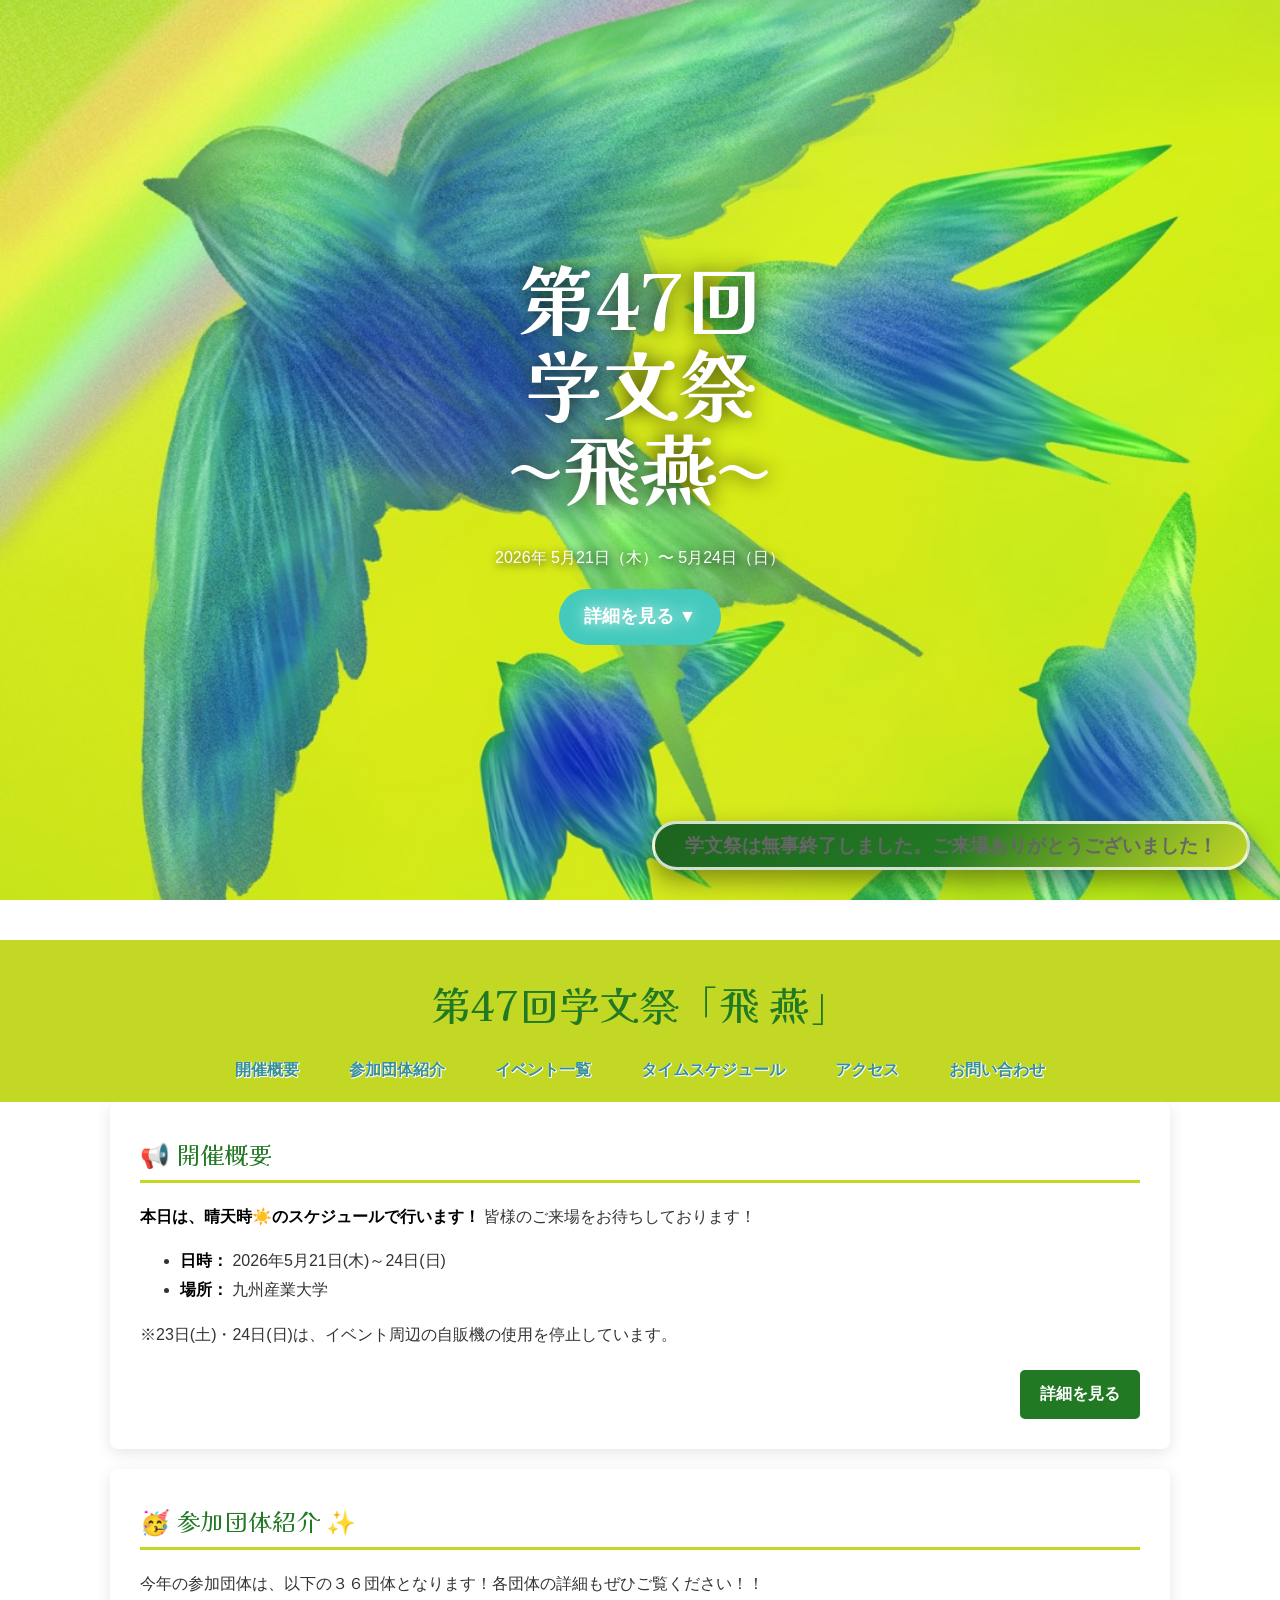
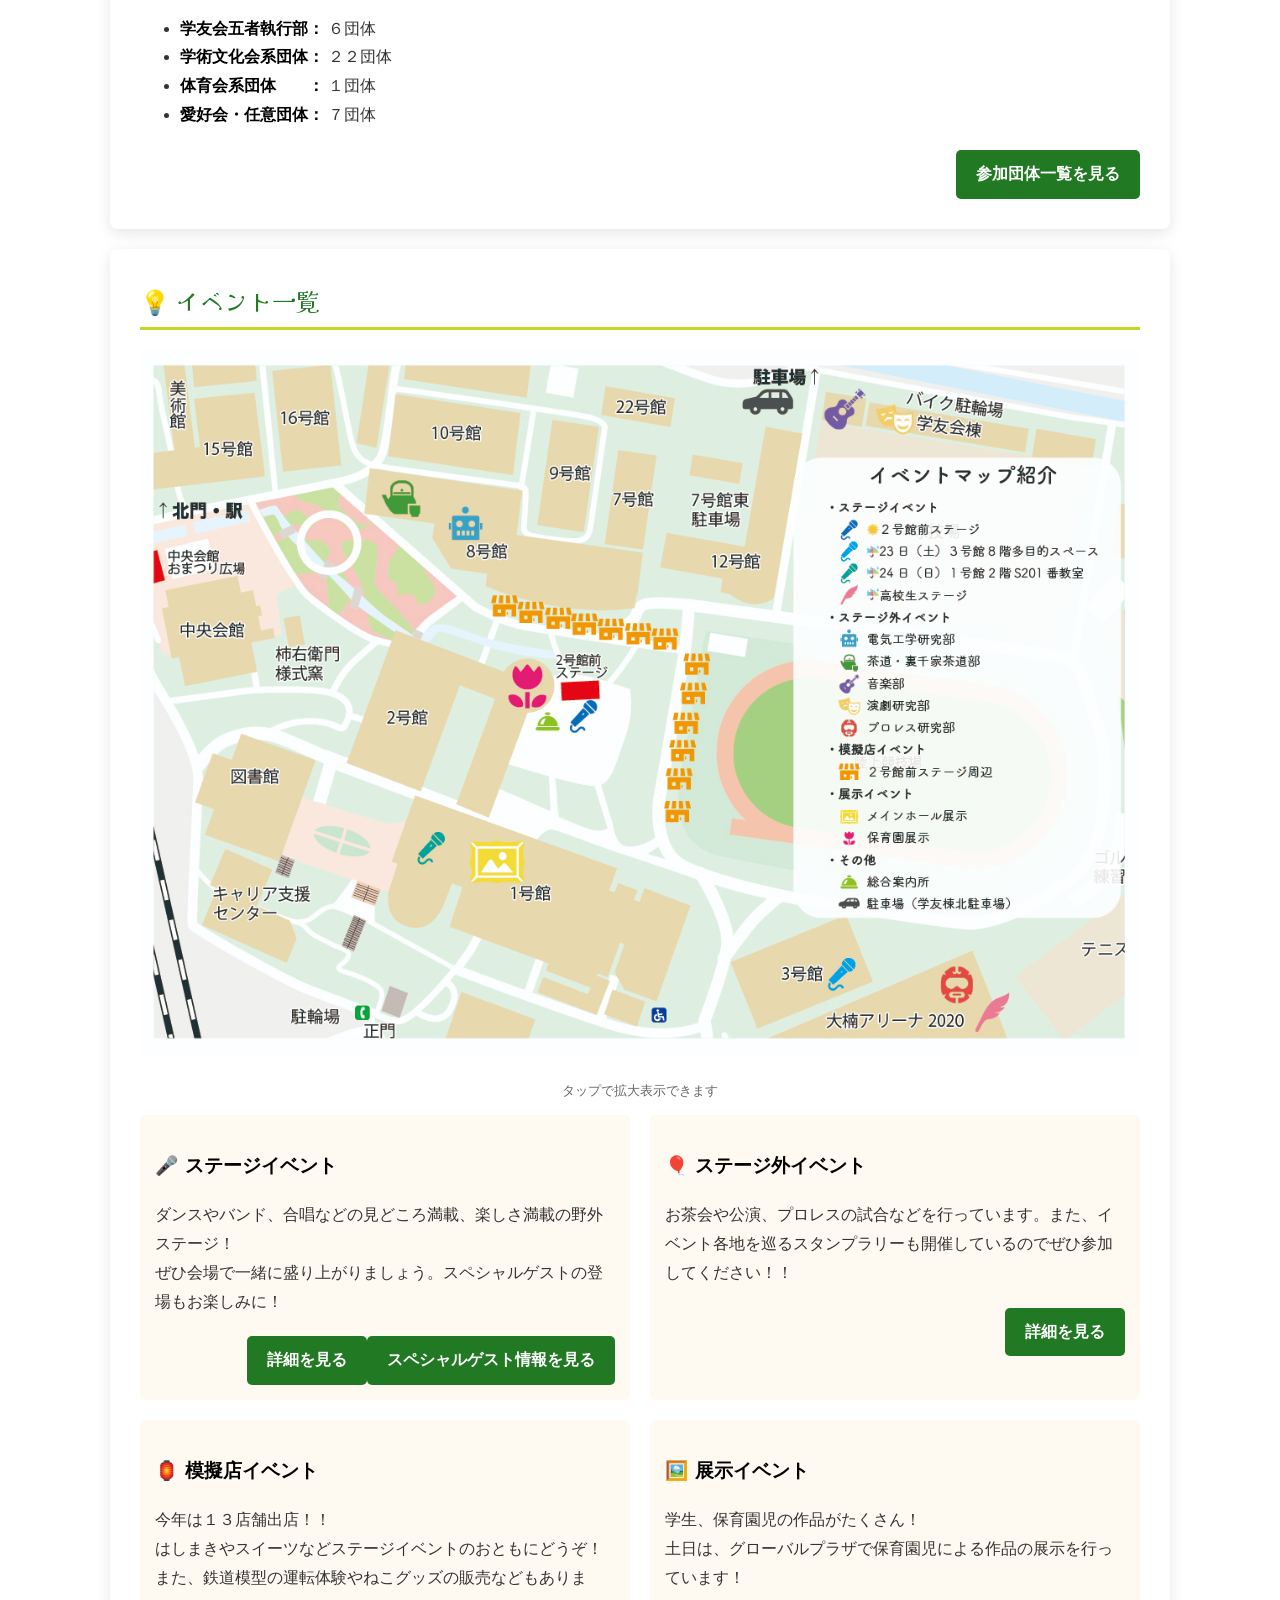
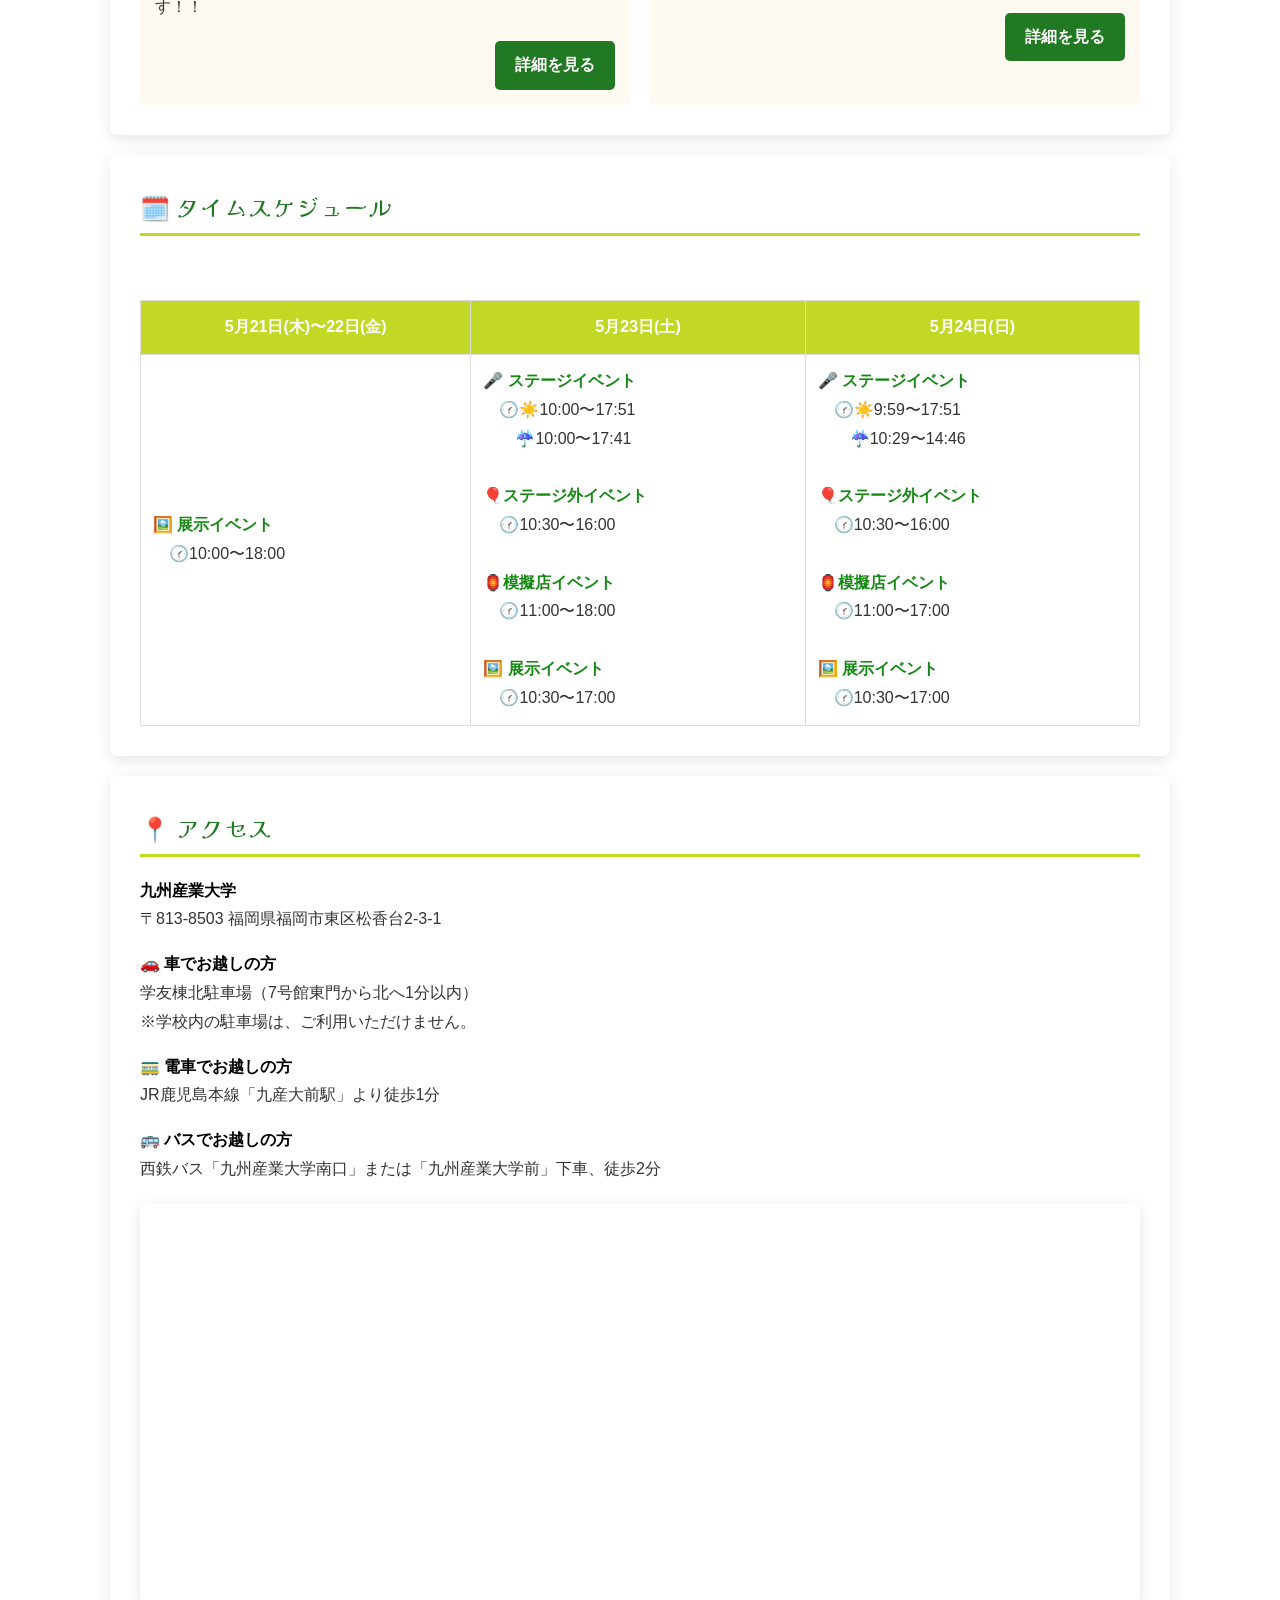
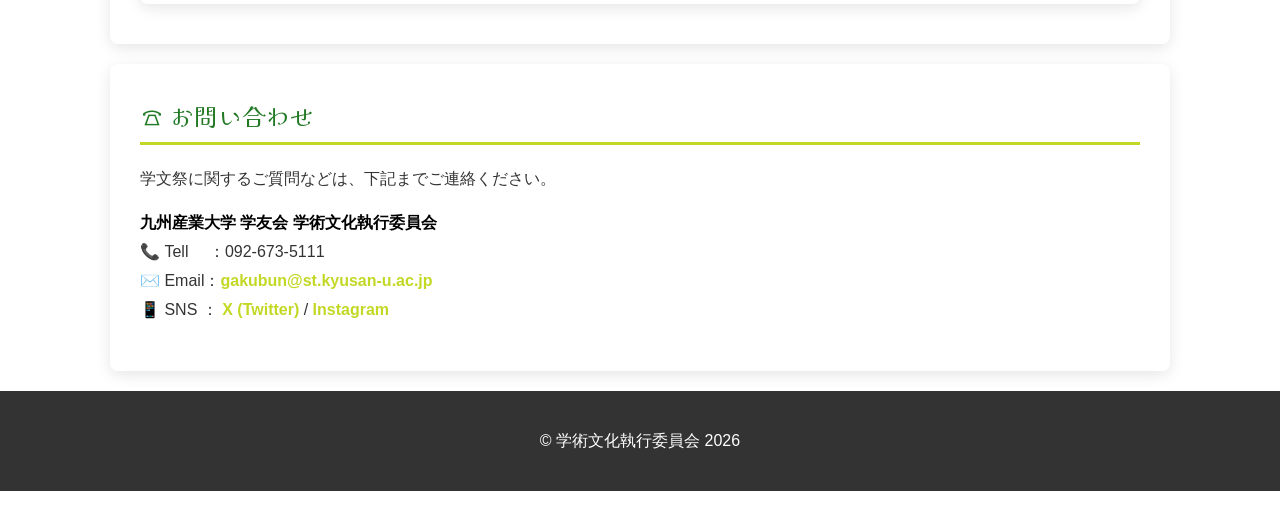
<file: index.html>
<!DOCTYPE html>
<html lang="ja">
<head>
<link rel="preconnect" href="https://fonts.googleapis.com">
<link rel="preconnect" href="https://fonts.gstatic.com" crossorigin>
<link href="https://fonts.googleapis.com/css2?family=Kaisei+Decol:wght@400;500&display=swap" rel="stylesheet">
    <meta property="og:site_name" content="学術文化執行委員会 学文祭 2026">
    <meta charset="UTF-8">
    <meta name="viewport" content="width=device-width, initial-scale=1.0">
    <title>九州産業大学 学文祭 2026</title>
    <meta name="description" content="2026年度九州産業大学学文祭の公式サイトです。ステージ・ステージ外・模擬店・展示イベントの詳細スケジュールを公開中！皆さんのご来場をお待ちしています。">
    <meta name="keywords" content="九州産業大学,学文祭,九産大,学祭,福岡,イベント,飛燕,学術文化執行委員会,学文,2026,第47回,HP,ホームページ">
    <link rel="stylesheet" href="style.css"> 
    <link rel="icon" href="icon.ico">
    <link rel="apple-touch-icon" href="icon.png">
    <meta name="google-site-verification" content="OtwFNDW6zGph0xyRJsWXD5H4r-u2biD6rYfW7Xai_YI" />
</head>
<body>
    <div class="fixed-background"></div>

    <div class="hero-section">
        <div class="hero-overlay">
            <h1 class="title">第47回<br>学文祭<br>〜飛燕〜</h1>
            <p>2026年 5月21日（木）〜 5月24日（日）</p>
            <a href="#about" class="scroll-down-btn">詳細を見る ▼</a>
        </div>
    </div>
    <div class="hero-overlay">
    </div>

    <div class="content-section">
    
    <header>
    <h1>第47回学文祭「飛 燕」</h1>
       <nav>
    <ul>
        <li><a href="#about">開催概要</a></li>
        <li><a href="#circles">参加団体紹介</a></li> 
        <li><a href="#events">イベント一覧</a></li>
        <li><a href="#timetable">タイムスケジュール</a></li>
        <li><a href="#access">アクセス</a></li>
        <li><a href="#contact">お問い合わせ</a></li>
    </ul>
</nav>
    </header>

    <main>

        <div class="countdown-fixed-badge">
            <span id="countdown-status">
                学文祭まであと <span id="countdown-days">--</span> 日
            </span>
        </div>

        <section id="about">
            <h2>📢 開催概要</h2>
            <p> <strong>本日は、晴天時☀️のスケジュールで行います！</strong> 皆様のご来場をお待ちしております！</p>
            <ul>
                <li><strong>日時：</strong> 2026年5月21日(木)～24日(日) </li>
                <li><strong>場所：</strong> 九州産業大学 </li>
            </ul>
            <p>
                ※23日(土)・24日(日)は、イベント周辺の自販機の使用を停止しています。
            </p>
            <div class="button-container">
                <a href="kaisaigaiyou.html" class="custom-button">詳細を見る</a>
            </div>
        </section>
        
        <section id="circles">
            <h2>🥳 参加団体紹介 ✨</h2>
            <p>今年の参加団体は、以下の３６団体となります！各団体の詳細もぜひご覧ください！！
                <ul>
                    <li><strong>学友会五者執行部：</strong> ６団体 </li>
                    <li><strong>学術文化会系団体：</strong> ２２団体 </li>
                    <li><strong>体育会系団体　　：</strong> １団体 </li>
                    <li><strong>愛好会・任意団体：</strong> ７団体 </li>
                </ul>
            </p>
            <div class="button-container">
                <a href="circles.html" class="custom-button">参加団体一覧を見る</a>
            </div>
        </section>

        <section id="events">
            <h2>💡 イベント一覧</h2>
            <div class="map-area">
            <a href="地図面アイコン1.jpg" target="_blank">
                <img src="地図面アイコン1.jpg" alt="全体マップ" class="committee-photo">
            </a>
            <p style="text-align: center; font-size: 0.8rem; color: #666;">
                タップで拡大表示できます
            </p></div>
            <div class="event-list">
                <article>
                    <h3><strong>🎤 ステージイベント</strong> </h3>
                    <p>ダンスやバンド、合唱などの見どころ満載、楽しさ満載の野外ステージ！<br>ぜひ会場で一緒に盛り上がりましょう。スペシャルゲストの登場もお楽しみに！</p>
                    <div class="button-container">
                        <a href="stage.html" class="custom-button">詳細を見る</a><a href="specialguest.html" class="custom-button">スペシャルゲスト情報を見る</a>
                    </div>
                </article>
                <article>
                    <h3><strong>🎈 ステージ外イベント</strong> </h3>
                    <p>お茶会や公演、プロレスの試合などを行っています。また、イベント各地を巡るスタンプラリーも開催しているのでぜひ参加してください！！</p>
                    <div class="button-container">
                        <a href="stageout.html" class="custom-button">詳細を見る</a>
                    </div>
                </article>
                <article>
                    <h3><strong>🏮 模擬店イベント</strong> </h3>
                    <p>今年は１３店舗出店！！<br>はしまきやスイーツなどステージイベントのおともにどうぞ！また、鉄道模型の運転体験やねこグッズの販売などもあります！！</p>
                    <div class="button-container">
                        <a href="shops.html" class="custom-button">詳細を見る</a>
                    </div>
                </article>
                <article>
                    <h3><strong>🖼️ 展示イベント</strong> </h3>
                    <p>学生、保育園児の作品がたくさん！<br>土日は、グローバルプラザで保育園児による作品の展示を行っています！</p>
                    <div class="button-container">
                        <a href="exhibition.html" class="custom-button">詳細を見る</a>
                    </div>
                </article>
            </div>
        </section>
        
        <section id="timetable">
            <h2>🗓️ タイムスケジュール</h2>
            <div class="table-wrapper">
           　　  <table>
                     <thead>
                         <tr>
                            <th>5月21日(木)〜22日(金)</th>
                            <th>5月23日(土)</th>
                            <th>5月24日(日)</th>
                        </tr>
                    </thead>
                    <tbody>
                        <tr>
                            <td>
                                <!-- 展示イベントへのリンク -->
                                <a href="exhibition.html#schedule"><strong>🖼️ 展示イベント</strong></a><br>&emsp;🕜10:00〜18:00
                            </td>
                             <td>
                                <!-- ステージ、ステージ外、模擬店への各リンク -->
                                <a href="stage.html#schedule1"><strong>🎤 ステージイベント</strong></a><br>&emsp;🕜☀️10:00〜17:51<br>&emsp;&emsp;☔️10:00〜17:41<br><br>
                                <a href="stageout.html#schedule"><strong>🎈ステージ外イベント</strong></a><br>&emsp;🕜10:30〜16:00<br><br>
                                <a href="shops.html#schedule"><strong>🏮模擬店イベント</strong></a><br>&emsp;🕜11:00〜18:00<br><br>
                                <a href="exhibition.html#schedule"><strong>🖼️ 展示イベント</strong></a><br>&emsp;🕜10:30〜17:00
                            </td>
                            <td>
                                <!-- ステージイベントへのリンク -->
                                <a href="stage.html#schedule2"><strong>🎤 ステージイベント</strong></a><br>&emsp;🕜☀️9:59〜17:51<br>&emsp;&emsp;☔️10:29〜14:46<br><br>
                                <a href="stageout.html#schedule"><strong>🎈ステージ外イベント</strong></a><br>&emsp;🕜10:30〜16:00<br><br>
                                <a href="shops.html#schedule"><strong>🏮模擬店イベント</strong></a><br>&emsp;🕜11:00〜17:00<br><br>
                                <a href="exhibition.html#schedule"><strong>🖼️ 展示イベント</strong></a><br>&emsp;🕜10:30〜17:00
                            </td>
                        </tr>
                    </tbody>
                </table>
            </div>
        </section>
        
        <section id="access">
            <h2>📍 アクセス</h2>
            <p><strong>九州産業大学</strong><br>
            〒813-8503 福岡県福岡市東区松香台2-3-1</p>
            
            <div class="access-info">
                <p>🚗 <strong>車でお越しの方</strong><br>
                学友棟北駐車場（7号館東門から北へ1分以内）<br>
                ※学校内の駐車場は、ご利用いただけません。</p>
                
                <p>🚃 <strong>電車でお越しの方</strong><br>
                JR鹿児島本線「九産大前駅」より徒歩1分</p>
                
                <p>🚌 <strong>バスでお越しの方</strong><br>
                西鉄バス「九州産業大学南口」または「九州産業大学前」下車、徒歩2分</p>
            </div>

           <div class="map-container" style="margin-top: 20px;">
             <iframe 
                 src="https://www.google.com/maps/embed?pb=!1m18!1m12!1m3!1d3320.9161471378396!2d130.43916967652796!3d33.67232253735165!2m3!1f0!2f0!3f0!3m2!1i1024!2i768!4f13.1!3m3!1m2!1s0x35418f32335ca2c3%3A0xddc7b05c34d5e30b!2z5Lmd5bee55Sj5qWt5aSn5a2m!5e0!3m2!1sja!2sjp!4v1713430000000!5m2!1sja!2sjp" 
                 width="100%" 
                 height="400" 
                 style="border:0; border-radius: 8px; box-shadow: 0 4px 15px rgba(0,0,0,0.1);" 
                 allowfullscreen="" 
                 loading="lazy" 
                 referrerpolicy="no-referrer-when-downgrade">
             </iframe>
           </div>
        </section>

        <section id="contact">
            <h2>☎️ お問い合わせ</h2>
            <p>学文祭に関するご質問などは、下記までご連絡ください。</p>
            <p>
                <strong>九州産業大学 学友会 学術文化執行委員会</strong><br>
                📞 Tell　 ：092-673-5111<br>
                ✉️ Email：<a href="mailto:gakubun@st.kyusan-u.ac.jp">gakubun@st.kyusan-u.ac.jp</a><br>
                📱 SNS  ： <a href="https://x.com/KSU_gakubun">X (Twitter)</a> / <a href="https://www.instagram.com/ksu_gakubun/">Instagram</a>
            </p>
        </section>

    </main>

    <footer>
        <p>&copy; 学術文化執行委員会 2026</p>
    </footer>


    </div>

    <script>
    function updateCountdown() {
        const now = new Date();
    
        // 開始日: 5月21日 00:00:00
        const startDate = new Date('2026/05/21 00:00:00');
        // 終了日: 5月24日 23:59:59 (この時間まで「開催中」とする)
        const endDate = new Date('2026/05/24 23:59:59');
    
        const statusWrapper = document.getElementById('countdown-status');
        const daysElement = document.getElementById('countdown-days');

        if (now < startDate) {
            // 【開催前】あと何日か計算
            // 5/21 00:00ちょうどを基準に、端数を切り上げて計算
            const diff = startDate - now;
            const days = Math.ceil(diff / (1000 * 60 * 60 * 24));
            daysElement.textContent = days;
        } 
        else if (now >= startDate && now <= endDate) {
            // 【期間中】5/21〜5/24の間
            statusWrapper.innerHTML = " <strong class='active-flash'>✨ 学文祭 本日開催中！ ✨</strong> ";
            statusWrapper.style.color = "#227924"; // 開催中は緑色にするなどの演出
            
            // --- ★ここを追加：スマホでも確実に真ん中寄せにする ---
            statusWrapper.style.textAlign = "center";
            statusWrapper.style.width = "100%;"
            statusWrapper.style.whiteSpace = "nowrap";
        }  
        else {
            // 【終了後】5/25以降
            statusWrapper.textContent = "学文祭は無事終了しました。ご来場ありがとうございました！";
            statusWrapper.style.color = "#666";
        }
    }

    // ページを読み込んだ時に実行
    updateCountdown();
    </script>
    
</body>
</file>
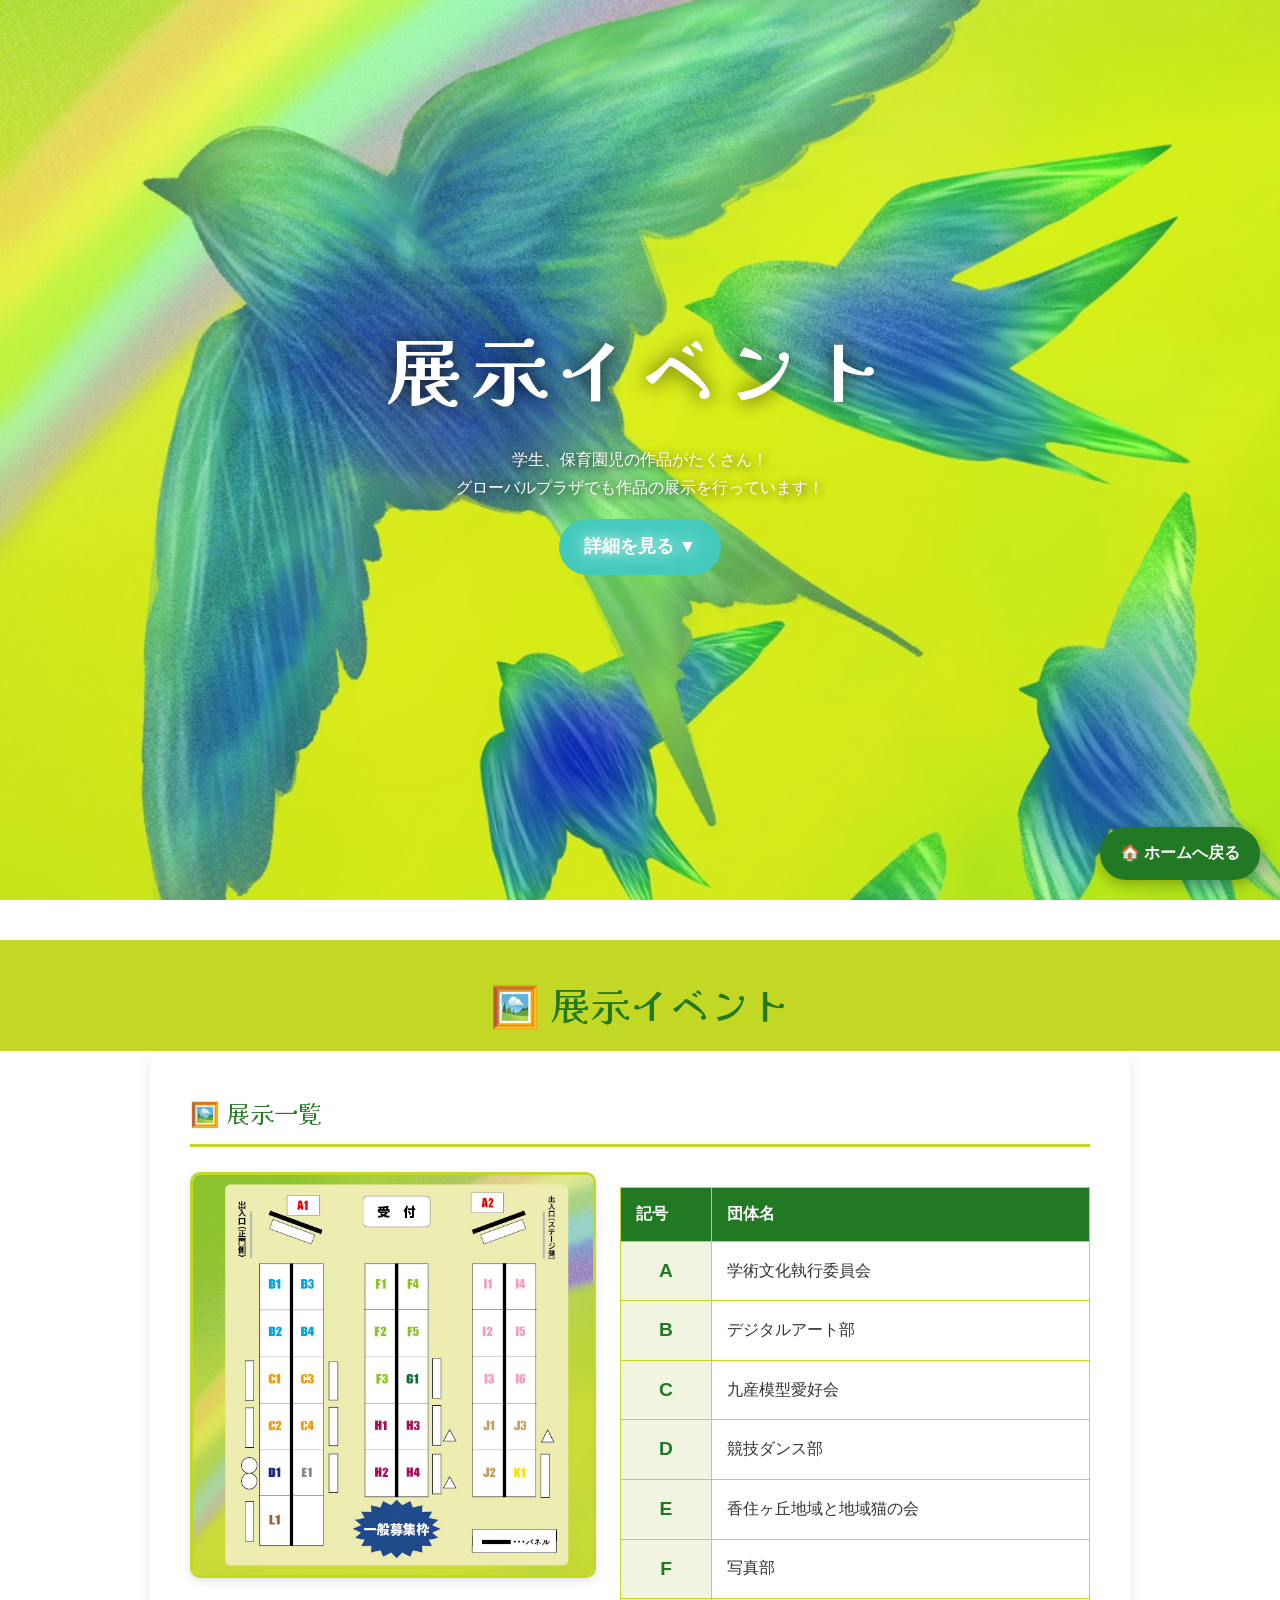
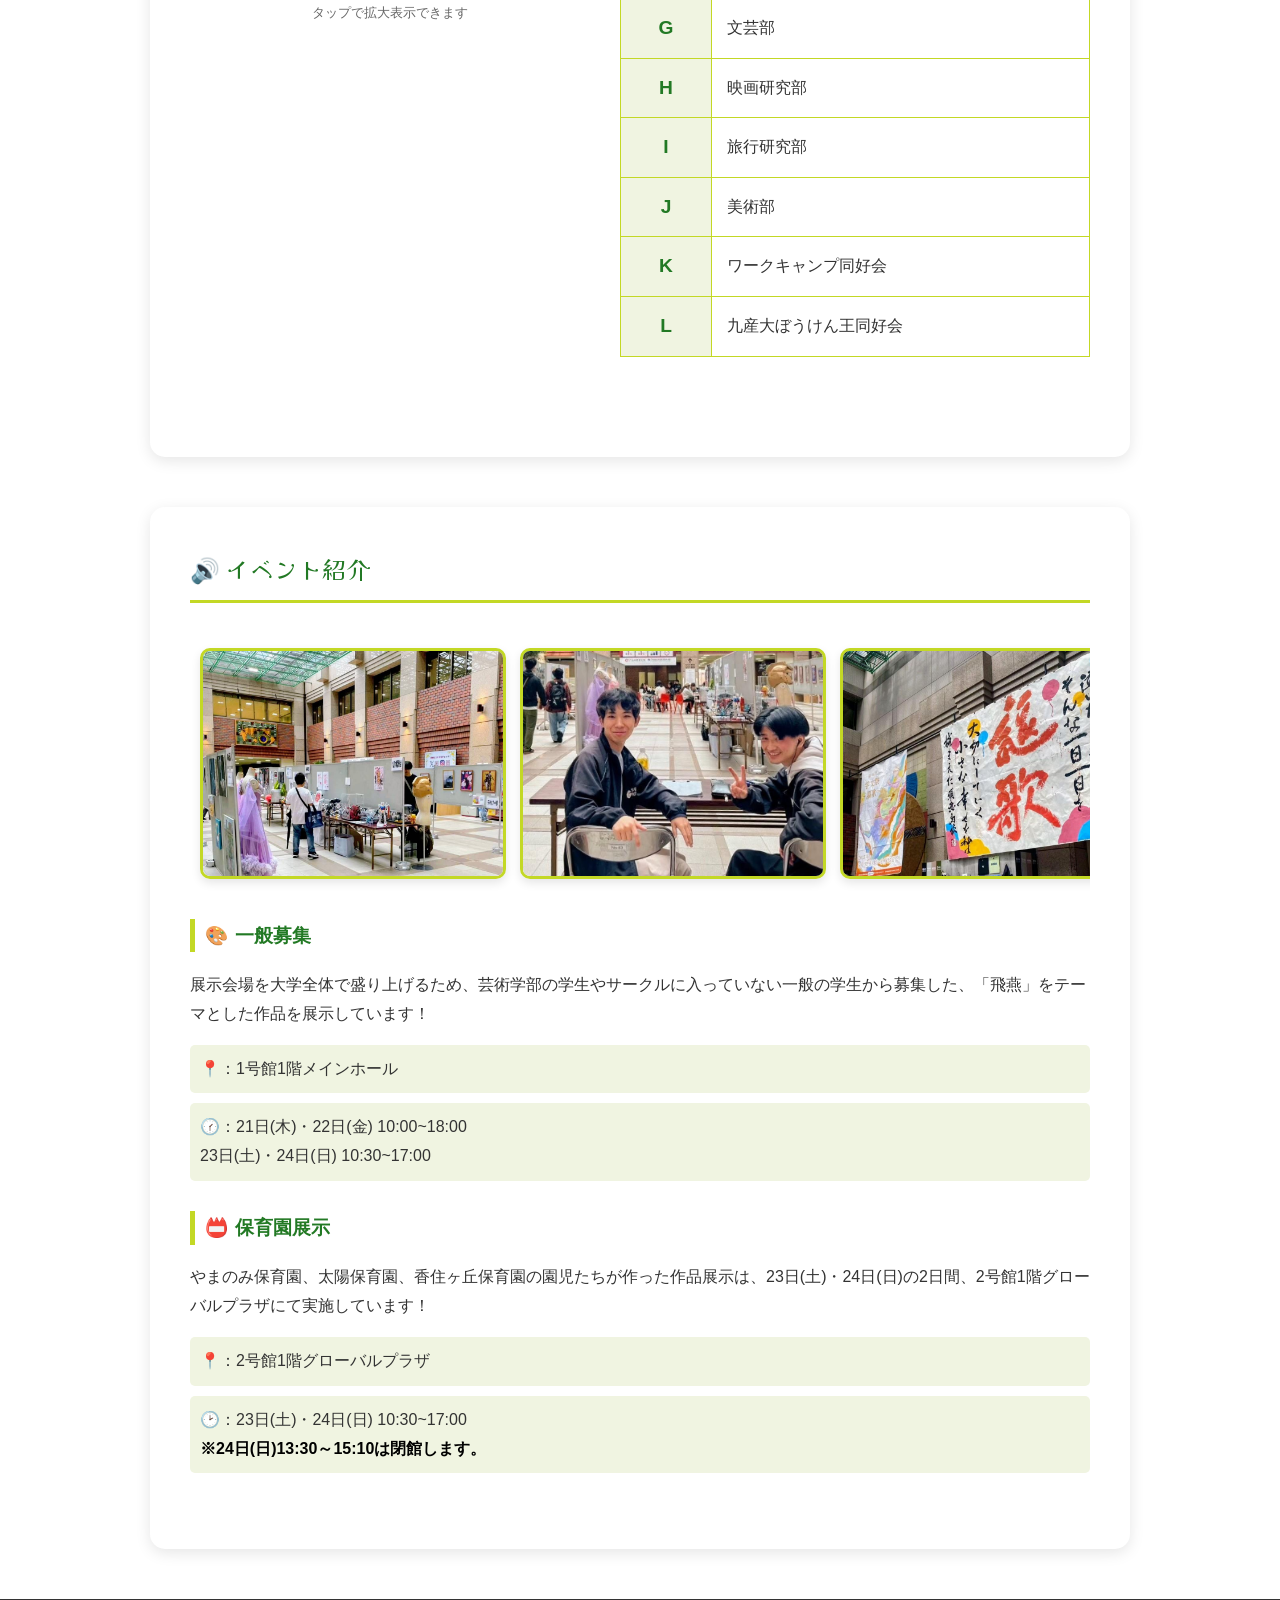
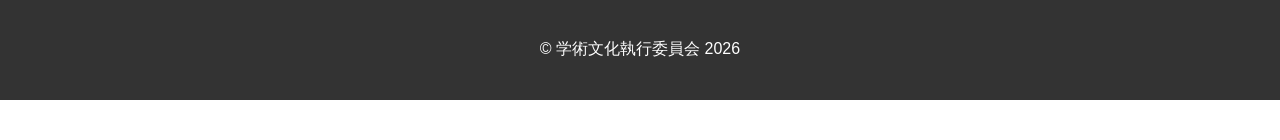
<file: exhibition.html>
<!DOCTYPE html>
<html lang="ja">
<head>
    <meta charset="UTF-8">
    <meta name="viewport" content="width=device-width, initial-scale=1.0">
    <title>展示イベント | 九州産業大学 学文祭</title>
    <link rel="preconnect" href="https://fonts.googleapis.com">
    <link rel="preconnect" href="https://fonts.gstatic.com" crossorigin>
    <link href="https://fonts.googleapis.com/css2?family=Kaisei+Decol:wght@400;500;700&display=swap" rel="stylesheet">
    <link rel="stylesheet" href="style.css"> 
    <link rel="stylesheet" href="exhibition.css"> 
    <link rel="icon" href="icon.ico">
    <link rel="apple-touch-icon" href="icon.png">
</head>
<body>

    <div class="fixed-background"></div>
    
    <div class="back-home-container">
        <a href="index.html" class="back-home-button">🏠 ホームへ戻る</a>
    </div>

    <div class="hero-section">
        <div class="hero-overlay">
            <h1 class="guest-title">展示イベント</h1>
             <p>学生、保育園児の作品がたくさん！<br>グローバルプラザでも作品の展示を行っています！</p>
            <a href="#schedule-info" class="scroll-down-btn">詳細を見る ▼</a>
        </div>
    </div>

    <div class="content-section" id="schedule-info">
        
        <header>
            <h1>🖼️ 展示イベント</h1>
        </header>

        <main>
            <section id="schedule">
                <h2 class="section-title">🖼️ 展示一覧</h2>
                
                <div class="schedule-container">
                    <div class="map-area">
                        <a href="展示/tenjimap.jpg" target="_blank">
                            <img src="展示/tenjimap.jpg" alt="展示マップ" class="committee-photo">
                        </a>
                        <p style="text-align: center; font-size: 0.8rem; color: #666;">
                            タップで拡大表示できます
                        </p>
                    </div>

                    <div class="day-group">
                        <table class="schedule-table">
                            <thead>
                                <tr>
                                    <th>記号</th>
                                    <th>団体名</th>
                                </tr>
                            </thead>
                            <tbody>
                                <tr><td class="symbol">A</td><td class="group-name">学術文化執行委員会</td></tr>
                                <tr><td class="symbol">B</td><td class="group-name">デジタルアート部</td></tr>
                                <tr><td class="symbol">C</td><td class="group-name">九産模型愛好会</td></tr>
                                <tr><td class="symbol">D</td><td class="group-name">競技ダンス部</td></tr>
                                <tr><td class="symbol">E</td><td class="group-name">香住ヶ丘地域と地域猫の会</td></tr>
                                <tr><td class="symbol">F</td><td class="group-name">写真部</td></tr>
                                <tr><td class="symbol">G</td><td class="group-name">文芸部</td></tr>
                                <tr><td class="symbol">H</td><td class="group-name">映画研究部</td></tr>
                                <tr><td class="symbol">I</td><td class="group-name">旅行研究部</td></tr>
                                <tr><td class="symbol">J</td><td class="group-name">美術部</td></tr>
                                <tr><td class="symbol">K</td><td class="group-name">ワークキャンプ同好会</td></tr>
                                <tr><td class="symbol">L</td><td class="group-name">九産大ぼうけん王同好会</td></tr>
                            </tbody>
                        </table>
                    </div>
                </div>
            </section>

            <section id="stage-info">
                <h2 class="section-title">🔊 イベント紹介</h2>
                <div class="slider">
                    <div class="slider-inner">
                        <div class="slide-item"><img src="展示/展示画像1.jpg" alt="展示の様子1" class="photo-frame"></div>
                        <div class="slide-item"><img src="展示/展示画像修正済み1.jpg" alt="展示の様子2" class="photo-frame"></div>
                        <div class="slide-item"><img src="展示/展示画像3.jpg" alt="展示の様子3" class="photo-frame"></div>
                        <div class="slide-item"><img src="展示/展示画像修正済み2.jpg" alt="展示の様子4" class="photo-frame"></div>

                        <div class="slide-item"><img src="展示/展示画像1.jpg" alt="展示の様子1" class="photo-frame"></div>
                        <div class="slide-item"><img src="展示/展示画像修正済み1.jpg" alt="展示の様子2" class="photo-frame"></div>
                        <div class="slide-item"><img src="展示/展示画像3.jpg" alt="展示の様子3" class="photo-frame"></div>
                        <div class="slide-item"><img src="展示/展示画像修正済み2.jpg" alt="展示の様子4" class="photo-frame"></div>
                    </div>
                    <div class="info-text">
                        <h3>🎨 一般募集</h3>
                        <p>展示会場を大学全体で盛り上げるため、芸術学部の学生やサークルに入っていない一般の学生から募集した、「飛燕」をテーマとした作品を展示しています！</p>
                        <ul class="point-list">
                            <li>📍：1号館1階メインホール</li>
                            <li>🕜：21日(木)・22日(金) 10:00~18:00<br>23日(土)・24日(日) 10:30~17:00</li>
                        </ul>

                        <h3>📛 保育園展示</h3>
                        <p>やまのみ保育園、太陽保育園、香住ヶ丘保育園の園児たちが作った作品展示は、23日(土)・24日(日)の2日間、2号館1階グローバルプラザにて実施しています！</p>
                        <ul class="point-list">
                            <li>📍：2号館1階グローバルプラザ</li>
                            <li>🕑：23日(土)・24日(日) 10:30~17:00<br><strong>※24日(日)13:30～15:10は閉館します。</strong></li>
                        </ul>
                    </div>
                </div>
            </section>
        </main>

        <footer>
            <p>&copy; 学術文化執行委員会 2026</p>
        </footer>
    </div>

</body>
</html>
</file>
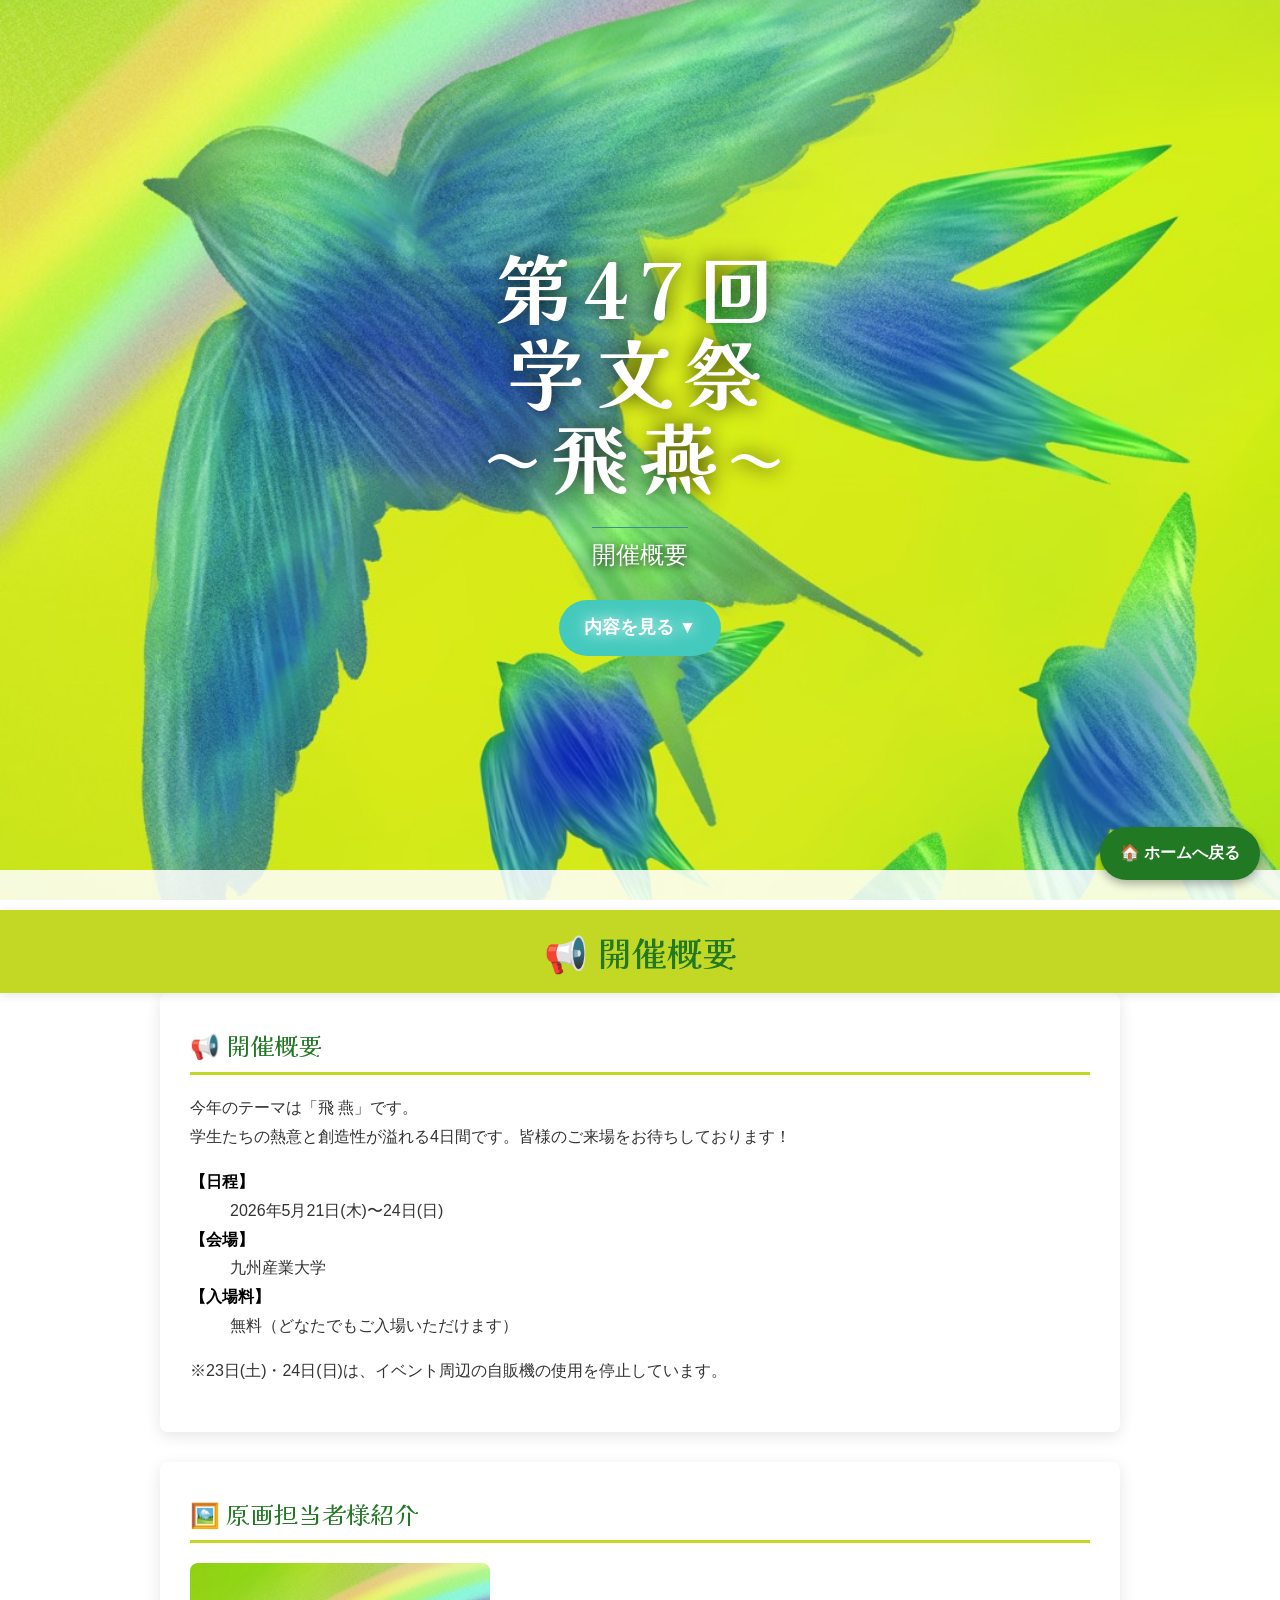
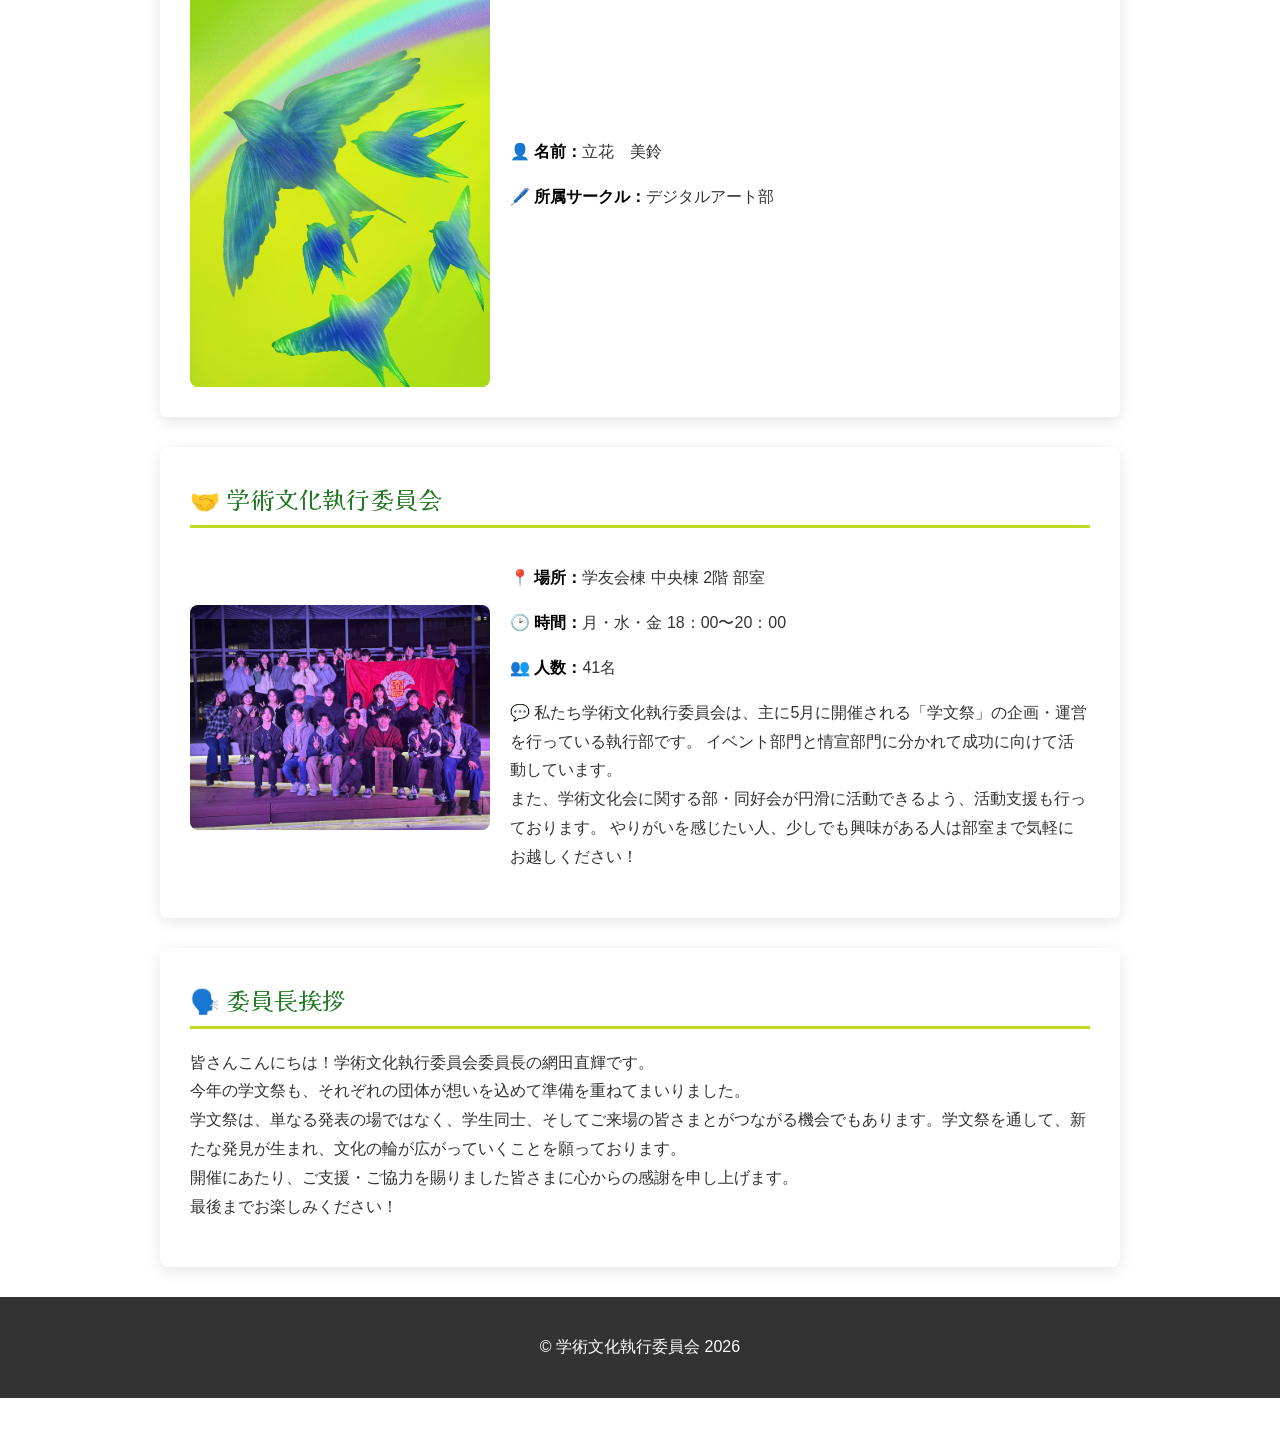
<file: kaisaigaiyou.html>
<!DOCTYPE html>
<html lang="ja">
<head>
    <meta charset="UTF-8">
    <meta name="viewport" content="width=device-width, initial-scale=1.0">
    <title>開催概要 | 九州産業大学 学文祭</title>
    <link rel="preconnect" href="https://fonts.googleapis.com">
    <link rel="preconnect" href="https://fonts.gstatic.com" crossorigin>
    <link href="https://fonts.googleapis.com/css2?family=Kaisei+Decol:wght@400;500;700&display=swap" rel="stylesheet">
    <link rel="stylesheet" href="style.css"><link rel="stylesheet" href="kaisaigaiyou.css">
    <link rel="icon" href="icon.ico">
    <link rel="apple-touch-icon" href="icon.png">
</head>
<body>

        <div class="back-home-container">
            <a href="index.html" class="back-home-button">🏠 ホームへ戻る</a>
        </div>

    <div class="fixed-background"></div>

    <div class="hero-section">
        <div class="hero-overlay">
            <h1 class="title">第47回<br>学文祭<br>〜飛燕〜</h1>
            <p class="page-name">開催概要</p>
            <a href="#about" class="scroll-down-btn">内容を見る ▼</a>
        </div>
    </div>

    <div class="content-section">

         <header>
            <h1>📢 開催概要</h1>
        </header>

        <main>
            <section id="about">
                <h2>📢 開催概要</h2>
                <p>
                    今年のテーマは「飛 燕」です。<br>
                    学生たちの熱意と創造性が溢れる4日間です。皆様のご来場をお待ちしております！
                </p>
                <dl class="info-list">
                    <dt><strong>【日程】</strong></dt>
                    <dd>2026年5月21日(木)〜24日(日)</dd>
                    <dt><strong>【会場】</strong></dt>
                    <dd>九州産業大学</dd>
                    <dt><strong>【入場料】</strong></dt>
                    <dd>無料（どなたでもご入場いただけます）</dd>
                </dl>
                <p>
                    ※23日(土)・24日(日)は、イベント周辺の自販機の使用を停止しています。
                </p>
            </section>

            <section id="committee">
                <h2>🖼️ 原画担当者様紹介</h2>
                <div class="committee-content">
                    <img src="飛燕原画.jpg" alt="原画" class="committee-photo">
                    
                    <div class="detail-content">
                        <p>👤 <strong>名前：</strong>立花　美鈴</p>
                        <p>🖊️ <strong>所属サークル：</strong>デジタルアート部</p>
                    </div>
                </div>
            </section>

            <section id="committee">
                <h2>🤝 学術文化執行委員会</h2>
                <div class="committee-content">
                    <img src="gakubun.jpg" alt="活動の様子" class="committee-photo">
                    
                    <div class="detail-content">
                        <p>📍 <strong>場所：</strong>学友会棟 中央棟 2階 部室</p>
                        <p>🕑 <strong>時間：</strong>月・水・金 18：00〜20：00</p>
                        <p>👥 <strong>人数：</strong>41名</p>
                        <p class="intro-text">
                            💬 私たち学術文化執行委員会は、主に5月に開催される「学文祭」の企画・運営を行っている執行部です。
                            イベント部門と情宣部門に分かれて成功に向けて活動しています。<br>
                            また、学術文化会に関する部・同好会が円滑に活動できるよう、活動支援も行っております。
                            やりがいを感じたい人、少しでも興味がある人は部室まで気軽にお越しください！
                        </p>
                    </div>
                </div>
            </section>

            <section id="greetings">
                <h2>🗣️ 委員長挨拶</h2>
                <p>
                    皆さんこんにちは！学術文化執行委員会委員長の網田直輝です。<br>
                    今年の学文祭も、それぞれの団体が想いを込めて準備を重ねてまいりました。<br>
                    学文祭は、単なる発表の場ではなく、学生同士、そしてご来場の皆さまとがつながる機会でもあります。学文祭を通して、新たな発見が生まれ、文化の輪が広がっていくことを願っております。<br>
                    開催にあたり、ご支援・ご協力を賜りました皆さまに心からの感謝を申し上げます。<br>
                    最後までお楽しみください！
                </p>
            </section>
        </main>

        <footer>
            <p>&copy; 学術文化執行委員会 2026</p>
        </footer>
    </div>

</body>
</html>
</file>
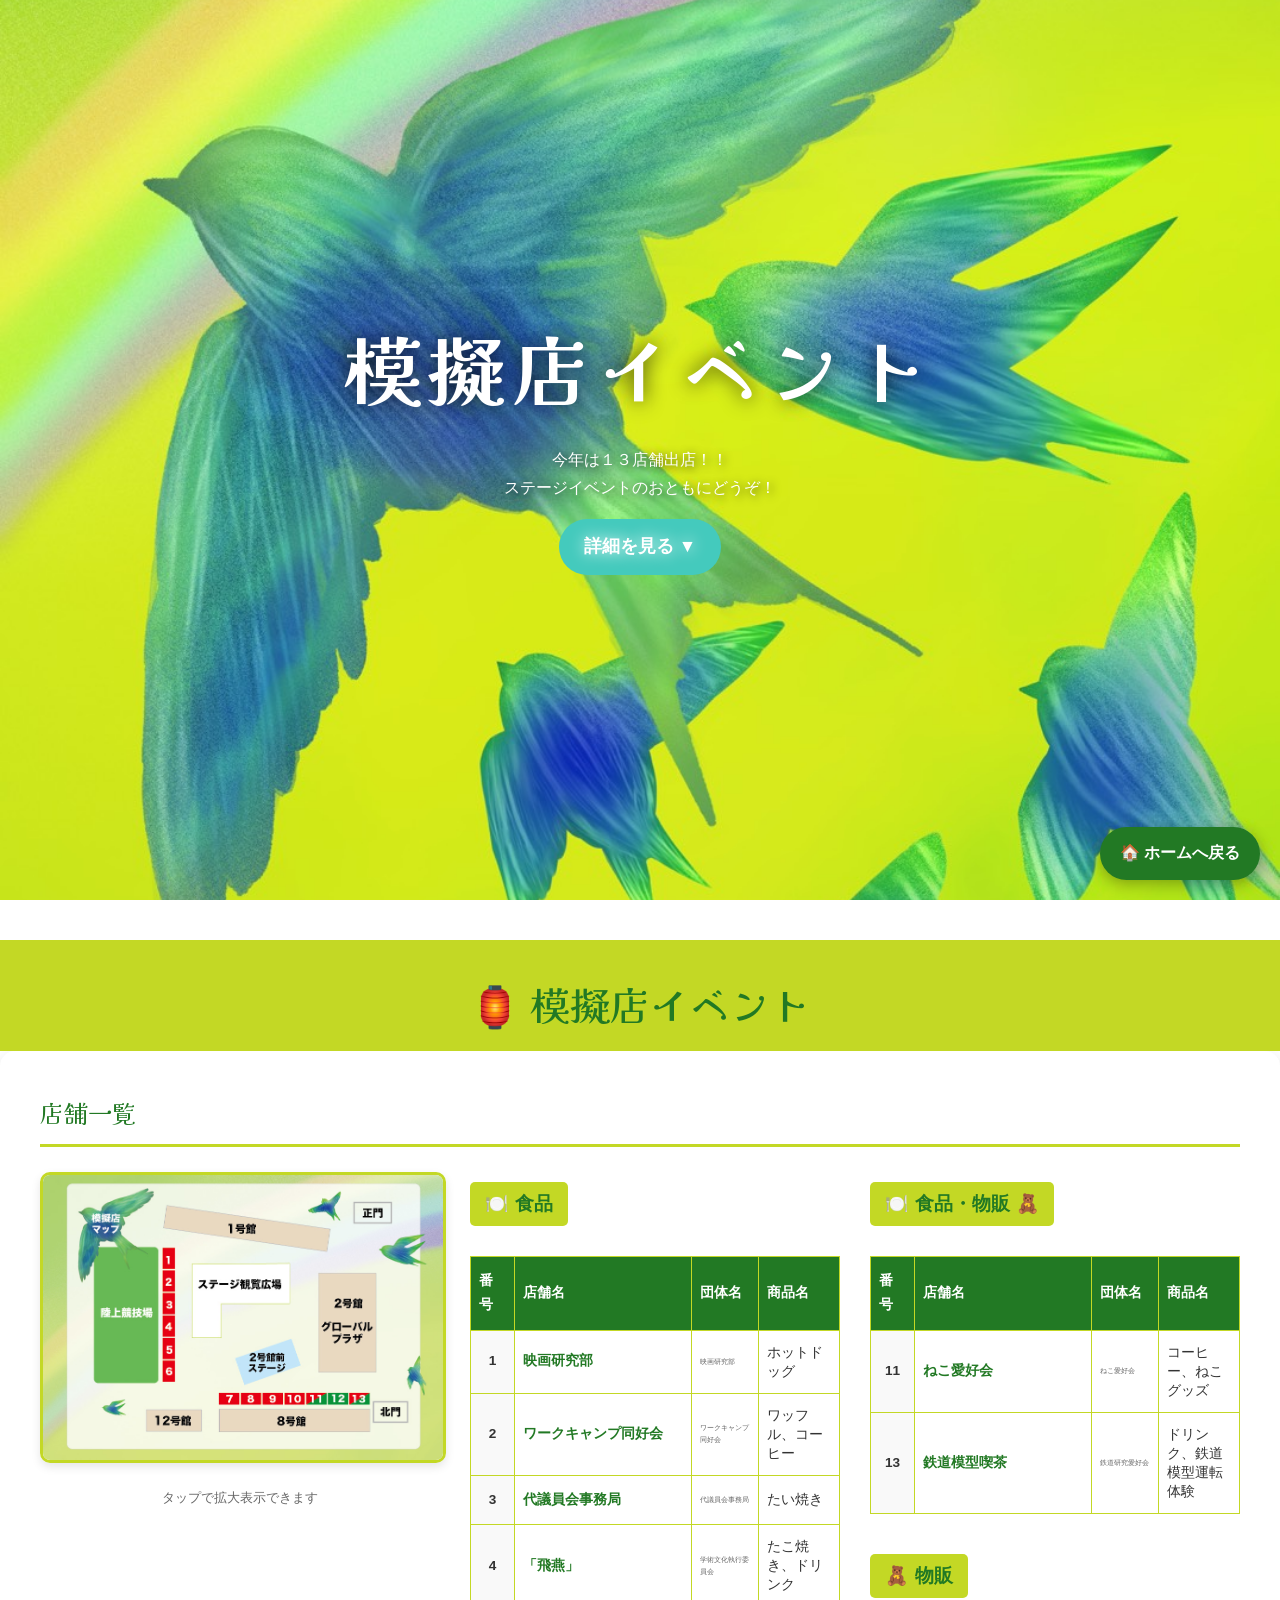
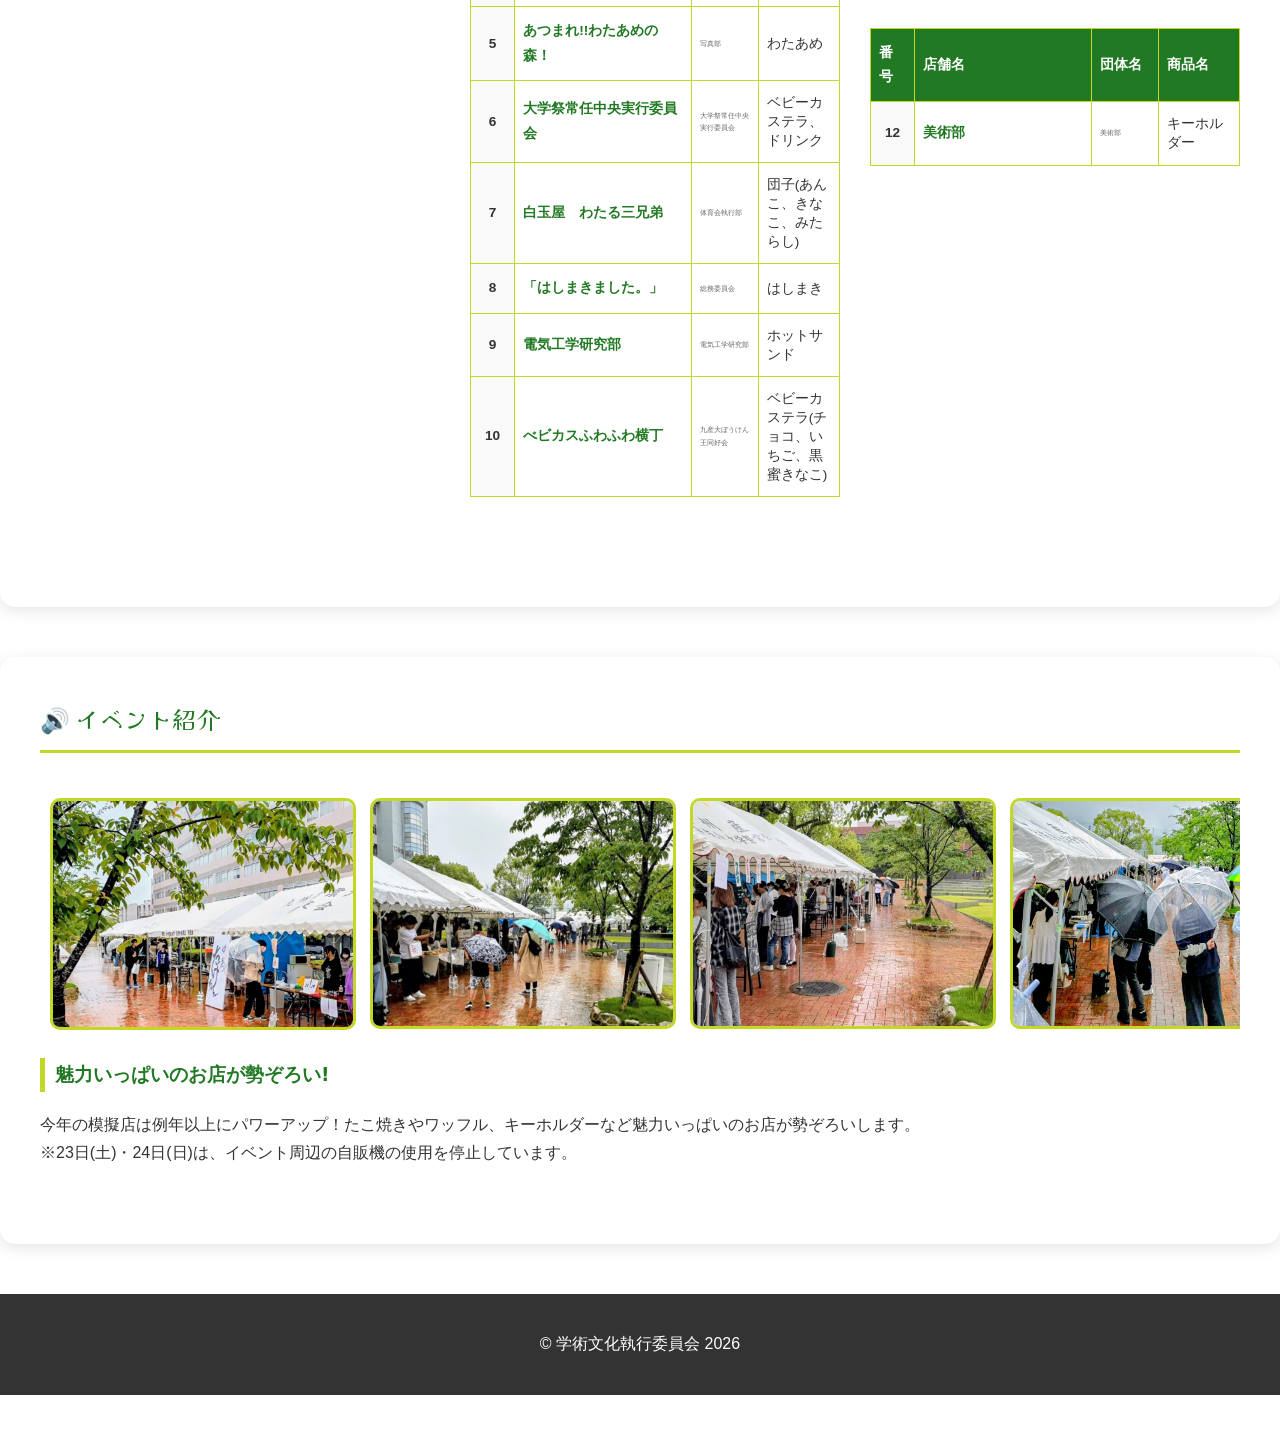
<file: shops.html>
<!DOCTYPE html>
<html lang="ja">
<head>
    <meta charset="UTF-8">
    <meta name="viewport" content="width=device-width, initial-scale=1.0">
    <title>模擬店イベント | 九州産業大学 学文祭</title>
    <link rel="preconnect" href="https://fonts.googleapis.com">
    <link rel="preconnect" href="https://fonts.gstatic.com" crossorigin>
    <link href="https://fonts.googleapis.com/css2?family=Kaisei+Decol:wght@400;500;700&display=swap" rel="stylesheet">
    <link rel="stylesheet" href="style.css"> <link rel="stylesheet" href="shops.css"> 
    <link rel="icon" href="icon.ico">
    <link rel="apple-touch-icon" href="icon.png">
</head>
<body>

    <div class="fixed-background"></div>
    
    <div class="back-home-container">
        <a href="index.html" class="back-home-button">🏠 ホームへ戻る</a>
    </div>

    <div class="hero-section">
        <div class="hero-overlay">
            <h1 class="guest-title">模擬店イベント</h1>
             <p>今年は１３店舗出店！！<br>ステージイベントのおともにどうぞ！</p>
            <a href="#schedule-info" class="scroll-down-btn">詳細を見る ▼</a>
        </div>
    </div>

    <div class="content-section" id="schedule-info">
        
        <header>
            <h1>🏮 模擬店イベント</h1>
        </header>

        <main>
            <section id="schedule">
                <h2 class="section-title">店舗一覧</h2>
                
                <div class="schedule-container">
                    <div class="map-area">
                        <a href="模擬店/模擬店.jpg" target="_blank">
                            <img src="模擬店/模擬店.jpg" alt="模擬店マップ" class="committee-photo">
                        </a>
                        <p style="text-align: center; font-size: 0.8rem; color: #666;">
                            タップで拡大表示できます
                        </p>
                    </div>

                    <div class="day-group">
                        <h3 class="day-label">🍽️ 食品</h3>
                        <table class="schedule-table">
                            <thead>
                                <tr>
                                    <th>番号</th>
                                    <th>店舗名</th>
                                    <th>団体名</th>
                                    <th>商品名</th>
                                </tr>
                          </thead>
                          <tbody>
                                <tr>
                                    <td class="number">1</td>
                                    <td class="shop-name">映画研究部</td>
                                    <td class="group-name">映画研究部</td>
                                    <td class="goods-name">ホットドッグ</td>
                                </tr>
                               <tr>
                                    <td class="number">2</td>
                                    <td class="shop-name">ワークキャンプ同好会</td>
                                    <td class="group-name">ワークキャンプ同好会</td>
                                    <td class="goods-name">ワッフル、コーヒー</td>
                                </tr>
                               <tr>
                                    <td class="number">3</td>
                                    <td class="shop-name">代議員会事務局</td>
                                    <td class="group-name">代議員会事務局</td>
                                    <td class="goods-name">たい焼き</td>
                                </tr>
                               <tr>
                                    <td class="number">4</td>
                                    <td class="shop-name">「飛燕」</td>
                                    <td class="group-name">学術文化執行委員会</td>
                                    <td class="goods-name">たこ焼き、ドリンク</td>
                                </tr>
                               <tr>
                                    <td class="number">5</td>
                                    <td class="shop-name">あつまれ!!わたあめの森！</td>
                                    <td class="group-name">写真部</td>
                                    <td class="goods-name">わたあめ</td>
                                </tr>
                               <tr>
                                    <td class="number">6</td>
                                    <td class="shop-name">大学祭常任中央実行委員会</td>
                                    <td class="group-name">大学祭常任中央実行委員会</td>
                                    <td class="goods-name">ベビーカステラ、ドリンク</td>
                                </tr>
                              <tr>
                                    <td class="number">7</td>
                                    <td class="shop-name">白玉屋　わたる三兄弟</td>
                                    <td class="group-name">体育会執行部</td>
                                    <td class="goods-name">団子(あんこ、きなこ、みたらし)</td>
                                </tr>
                               <tr>
                                    <td class="number">8</td>
                                    <td class="shop-name">「はしまきました。」</td>
                                    <td class="group-name">総務委員会</td>
                                    <td class="goods-name">はしまき</td>
                                </tr>
                              <tr>
                                    <td class="number">9</td>
                                    <td class="shop-name">電気工学研究部</td>
                                    <td class="group-name">電気工学研究部</td>
                                    <td class="goods-name">ホットサンド</td>
                                </tr>
                               <tr>
                                    <td class="number">10</td>
                                    <td class="shop-name">べビカスふわふわ横丁</td>
                                    <td class="group-name">九産大ぼうけん王同好会</td>
                                    <td class="goods-name">ベビーカステラ(チョコ、いちご、黒蜜きなこ)</td>
                                </tr>
                                </tbody>
                        </table>
                    </div><div class="day-group">
                    
                        <h3 class="day-label">🍽️ 食品・物販 🧸</h3>
                        <table class="schedule-table">
                            <thead>
                                <tr>
                                    <th>番号</th>
                                    <th>店舗名</th>
                                    <th>団体名</th>
                                    <th>商品名</th>
                                </tr>
                            </thead>
                            <tbody>
                                <tr>
                                    <td class="number">11</td>
                                    <td class="shop-name">ねこ愛好会</td>
                                    <td class="group-name">ねこ愛好会</td>
                                    <td class="goods-name">コーヒー、ねこグッズ</td>
                                </tr>
                                <tr>
                                    <td class="number">13</td>
                                    <td class="shop-name">鉄道模型喫茶</td>
                                    <td class="group-name">鉄道研究愛好会</td>
                                    <td class="goods-name">ドリンク、鉄道模型運転体験</td>
                                </tr>
                                </tbody>
                        </table>

                        <h3 class="day-label">🧸 物販</h3>
                        <table class="schedule-table">
                            <thead>
                                <tr>
                                    <th>番号</th>
                                    <th>店舗名</th>
                                    <th>団体名</th>
                                    <th>商品名</th>
                                </tr>
                            </thead>
                            <tbody>
                                <tr>
                                    <td class="number">12</td>
                                    <td class="shop-name">美術部</td>
                                    <td class="group-name">美術部</td>
                                    <td class="goods-name">キーホルダー</td>
                                </tr>
                                </tbody>
                        </table>
                    </div></div></section>

            <section id="stage-info">
                <h2 class="section-title">🔊 イベント紹介</h2>
                <div class="slider">
                    <div class="slider-inner">
                        <div class="slide-item"><img src="模擬店/模擬店画像1.jpg" alt="模擬店の様子" class="photo-frame"></div>
                        <div class="slide-item"><img src="模擬店/模擬店画像2.jpg" alt="模擬店の様子" class="photo-frame"></div>
                        <div class="slide-item"><img src="模擬店/模擬店画像3.jpg" alt="模擬店の様子" class="photo-frame"></div>
                        <div class="slide-item"><img src="模擬店/模擬店画像4.jpg" alt="模擬店の様子" class="photo-frame"></div>

                        <div class="slide-item"><img src="模擬店/模擬店画像1.jpg" alt="模擬店の様子" class="photo-frame"></div>
                        <div class="slide-item"><img src="模擬店/模擬店画像2.jpg" alt="模擬店の様子" class="photo-frame"></div>
                        <div class="slide-item"><img src="模擬店/模擬店画像3.jpg" alt="模擬店の様子" class="photo-frame"></div>
                        <div class="slide-item"><img src="模擬店/模擬店画像4.jpg" alt="模擬店の様子" class="photo-frame"></div>
                    </div>
                    <div class="info-text">
                        <h3>魅力いっぱいのお店が勢ぞろい!</h3>
                        <p>今年の模擬店は例年以上にパワーアップ！たこ焼きやワッフル、キーホルダーなど魅力いっぱいのお店が勢ぞろいします。<br>
                           ※23日(土)・24日(日)は、イベント周辺の自販機の使用を停止しています。</p>
                    </div>
                </div>
            </section>

        </main>

        <footer>
            <p>&copy; 学術文化執行委員会 2026</p>
        </footer>
    </div>

</body>
</html>
</file>
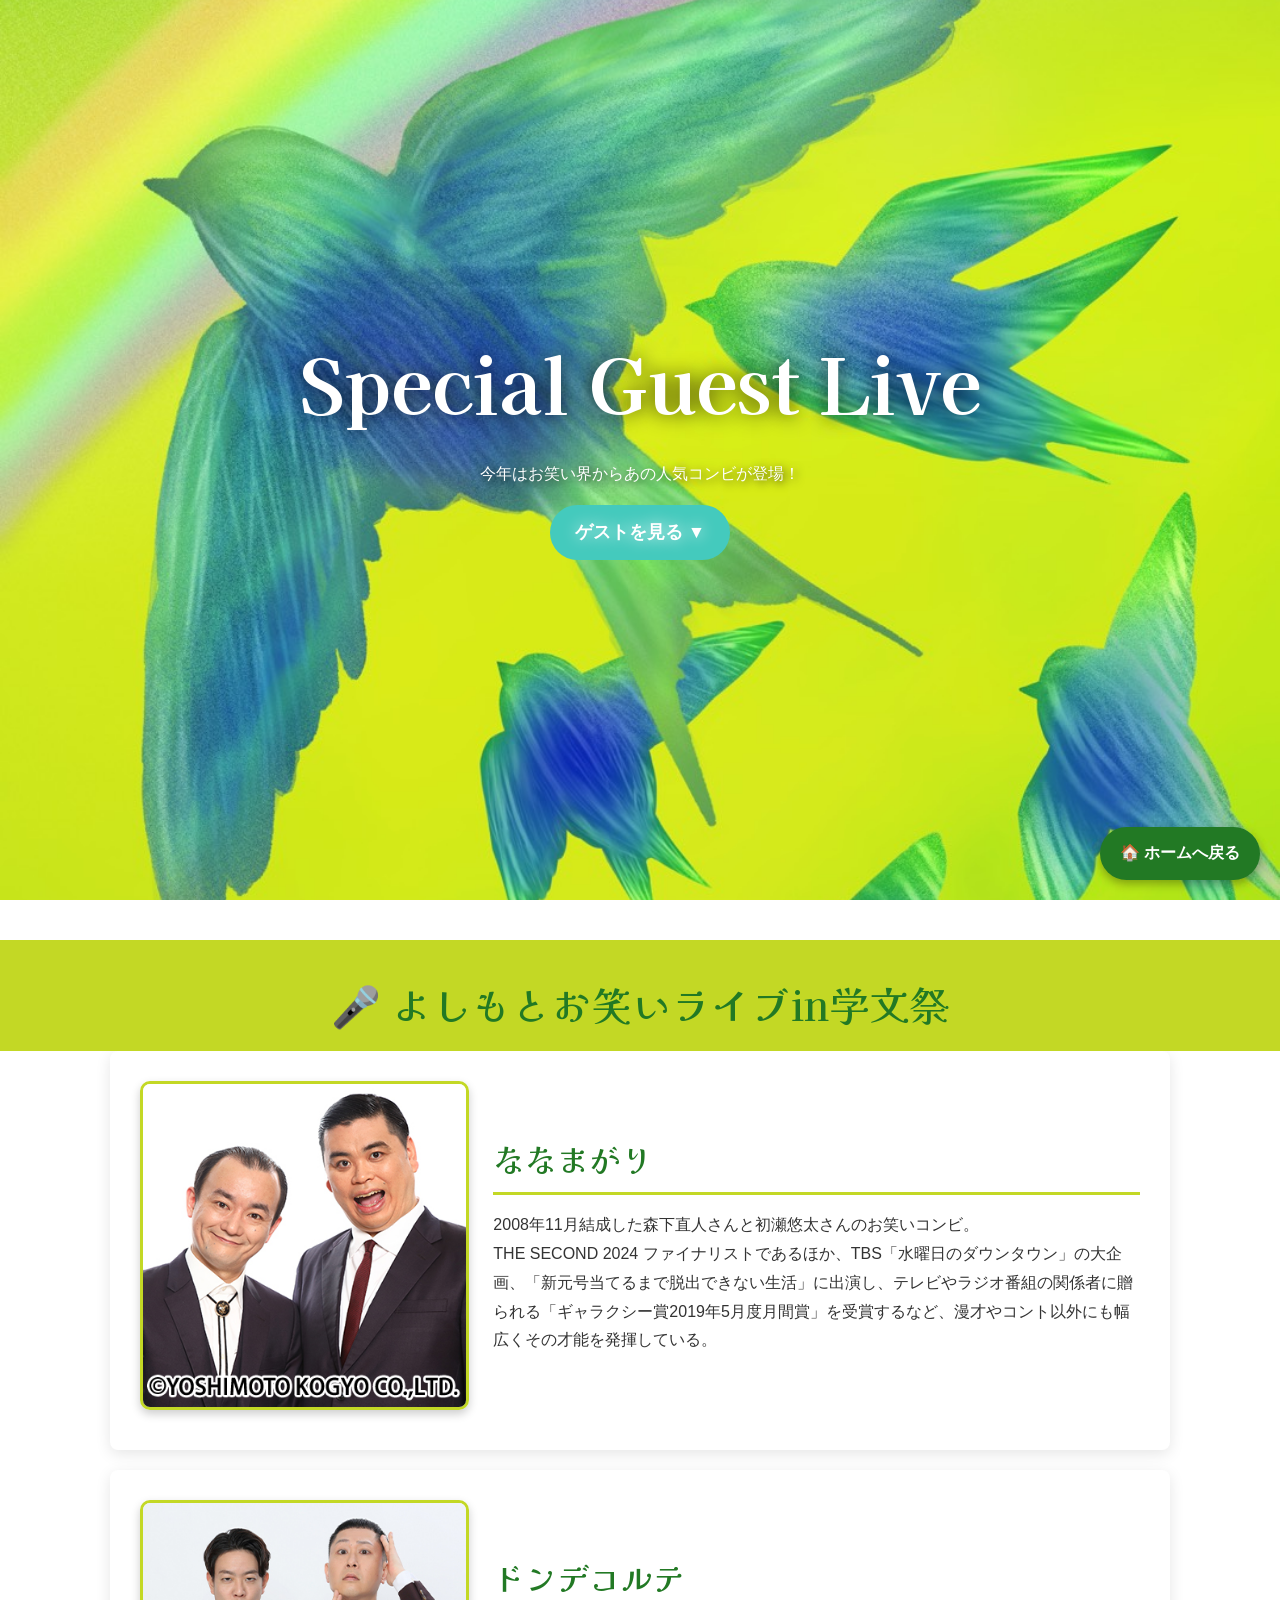
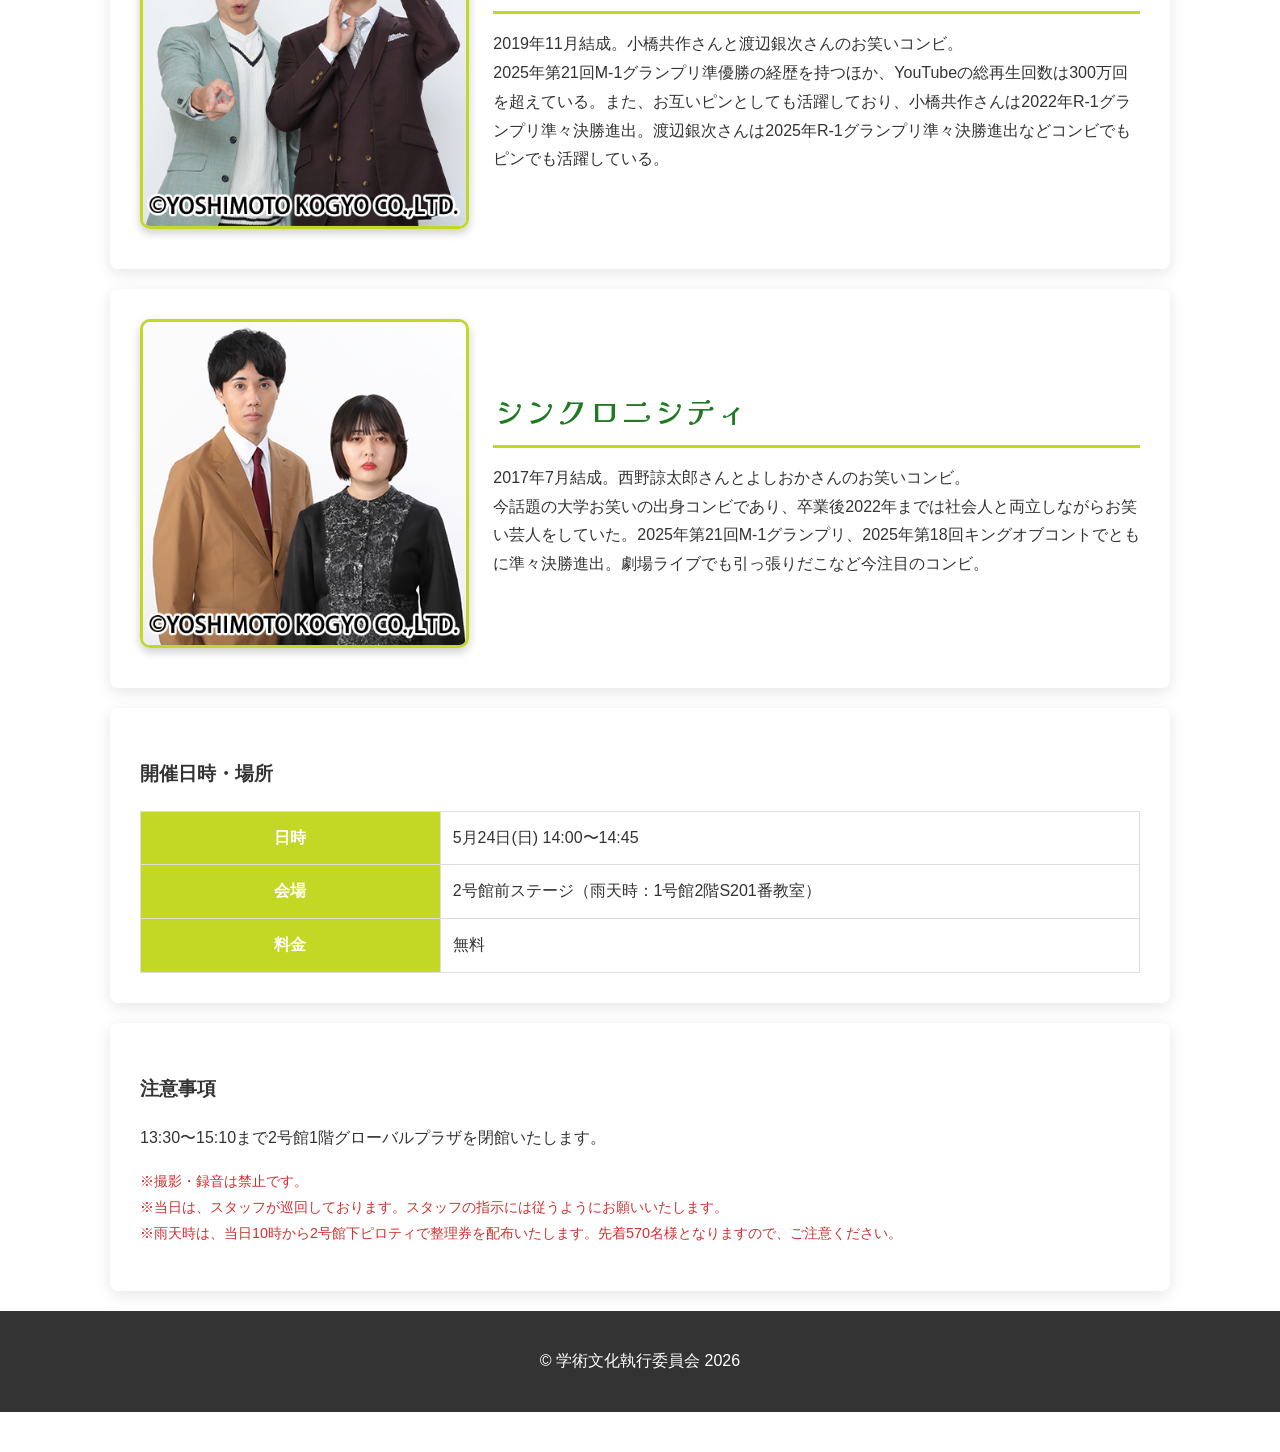
<file: specialguest.html>
<!DOCTYPE html>
<html lang="ja">
<head>
    <meta charset="UTF-8">
    <meta name="viewport" content="width=device-width, initial-scale=1.0">
    <title>スペシャルゲスト | 九州産業大学 学文祭</title>
    <link rel="stylesheet" href="style.css"> <link rel="stylesheet" href="specialguest.css"> </head>
    <link rel="preconnect" href="https://fonts.googleapis.com">
    <link rel="preconnect" href="https://fonts.gstatic.com" crossorigin>
    <link href="https://fonts.googleapis.com/css2?family=Kaisei+Decol:wght@400;500;700&display=swap" rel="stylesheet">
    <link rel="icon" href="icon.ico">
    <link rel="apple-touch-icon" href="icon.png">
<body>
            <div class="back-home-container">
                <a href="index.html" class="back-home-button">🏠 ホームへ戻る</a>
            </div>

    <div class="fixed-background"></div>

    <div class="hero-section">
        <div class="hero-overlay">
            <h1 class="guest-title">Special Guest Live</h1>
            <p>今年はお笑い界からあの人気コンビが登場！</p>
            <a href="#guest-info" class="scroll-down-btn">ゲストを見る ▼</a>
        </div>
    </div>

    <div class="content-section" id="guest-info">
        
        <header>
            <h1>🎤 よしもとお笑いライブin学文祭</h1>
        </header>

        <main>
            <section class="guest-profile">
                <div class="guest-flex">
                    <div class="guest-image">
                        <img src="images/guest_nanamagari.jpg" alt="ななまがり" class="photo-frame">
                    </div>
                    <div class="guest-text">
                        <h2 class="artist-name">ななまがり</h2>
                        <p class="description">
                            2008年11月結成した森下直人さんと初瀬悠太さんのお笑いコンビ。<br>
                            THE SECOND 2024 ファイナリストであるほか、TBS「水曜日のダウンタウン」の大企画、「新元号当てるまで脱出できない生活」に出演し、テレビやラジオ番組の関係者に贈られる「ギャラクシー賞2019年5月度月間賞」を受賞するなど、漫才やコント以外にも幅広くその才能を発揮している。

                        </p>
                    </div>
                </div>
            </section>

            <section class="guest-profile">
                <div class="guest-flex">
                    <div class="guest-image">
                        <img src="images/guest_dondekorute.jpg" alt="ドンデコルテ" class="photo-frame">
                    </div>
                    <div class="guest-text">
                        <h2 class="artist-name">ドンデコルテ</h2>
                        <p class="description">
                            2019年11月結成。小橋共作さんと渡辺銀次さんのお笑いコンビ。<br>
                            2025年第21回M-1グランプリ準優勝の経歴を持つほか、YouTubeの総再生回数は300万回を超えている。また、お互いピンとしても活躍しており、小橋共作さんは2022年R-1グランプリ準々決勝進出。渡辺銀次さんは2025年R-1グランプリ準々決勝進出などコンビでもピンでも活躍している。
                        </p>
                    </div>
                </div>
            </section>
            
            <section class="guest-profile">
                <div class="guest-flex">
                    <div class="guest-image">
                        <img src="images/guest_sinkuronisiteli.jpg" alt="シンクロニシティ" class="photo-frame">
                    </div>
                    <div class="guest-text">
                        <h2 class="artist-name">シンクロニシティ</h2>
                        <p class="description">
                            2017年7月結成。西野諒太郎さんとよしおかさんのお笑いコンビ。<br>
                            今話題の大学お笑いの出身コンビであり、卒業後2022年までは社会人と両立しながらお笑い芸人をしていた。2025年第21回M-1グランプリ、2025年第18回キングオブコントでともに準々決勝進出。劇場ライブでも引っ張りだこなど今注目のコンビ。
                        </p>
                    </div>
                </div>
            </section>

            <section class="live-details">
                <h3>開催日時・場所</h3>
                <table class="guest-table">
                    <tr>
                        <th>日時</th>
                        <td>5月24日(日) 14:00〜14:45</td>
                    </tr>
                    <tr>
                        <th>会場</th>
                        <td>2号館前ステージ（雨天時：1号館2階S201番教室）</td>
                    </tr>
                    <tr>
                        <th>料金</th>
                        <td>無料</td>
                    </tr>
                </table>
            </section>

            <section>
                <h3>注意事項</h3>
                <p>13:30〜15:10まで2号館1階グローバルプラザを閉館いたします。</p>
                <ul class="caution">
                    <li>※撮影・録音は禁止です。</li>
                    <li>※当日は、スタッフが巡回しております。スタッフの指示には従うようにお願いいたします。</li>
                    <li>※雨天時は、当日10時から2号館下ピロティで整理券を配布いたします。先着570名様となりますので、ご注意ください。</li>
                </ul>
            </section>
        </main>

        <footer>
            <p>&copy; 学術文化執行委員会 2026</p>
        </footer>
    </div>

</body>
</html>
</file>
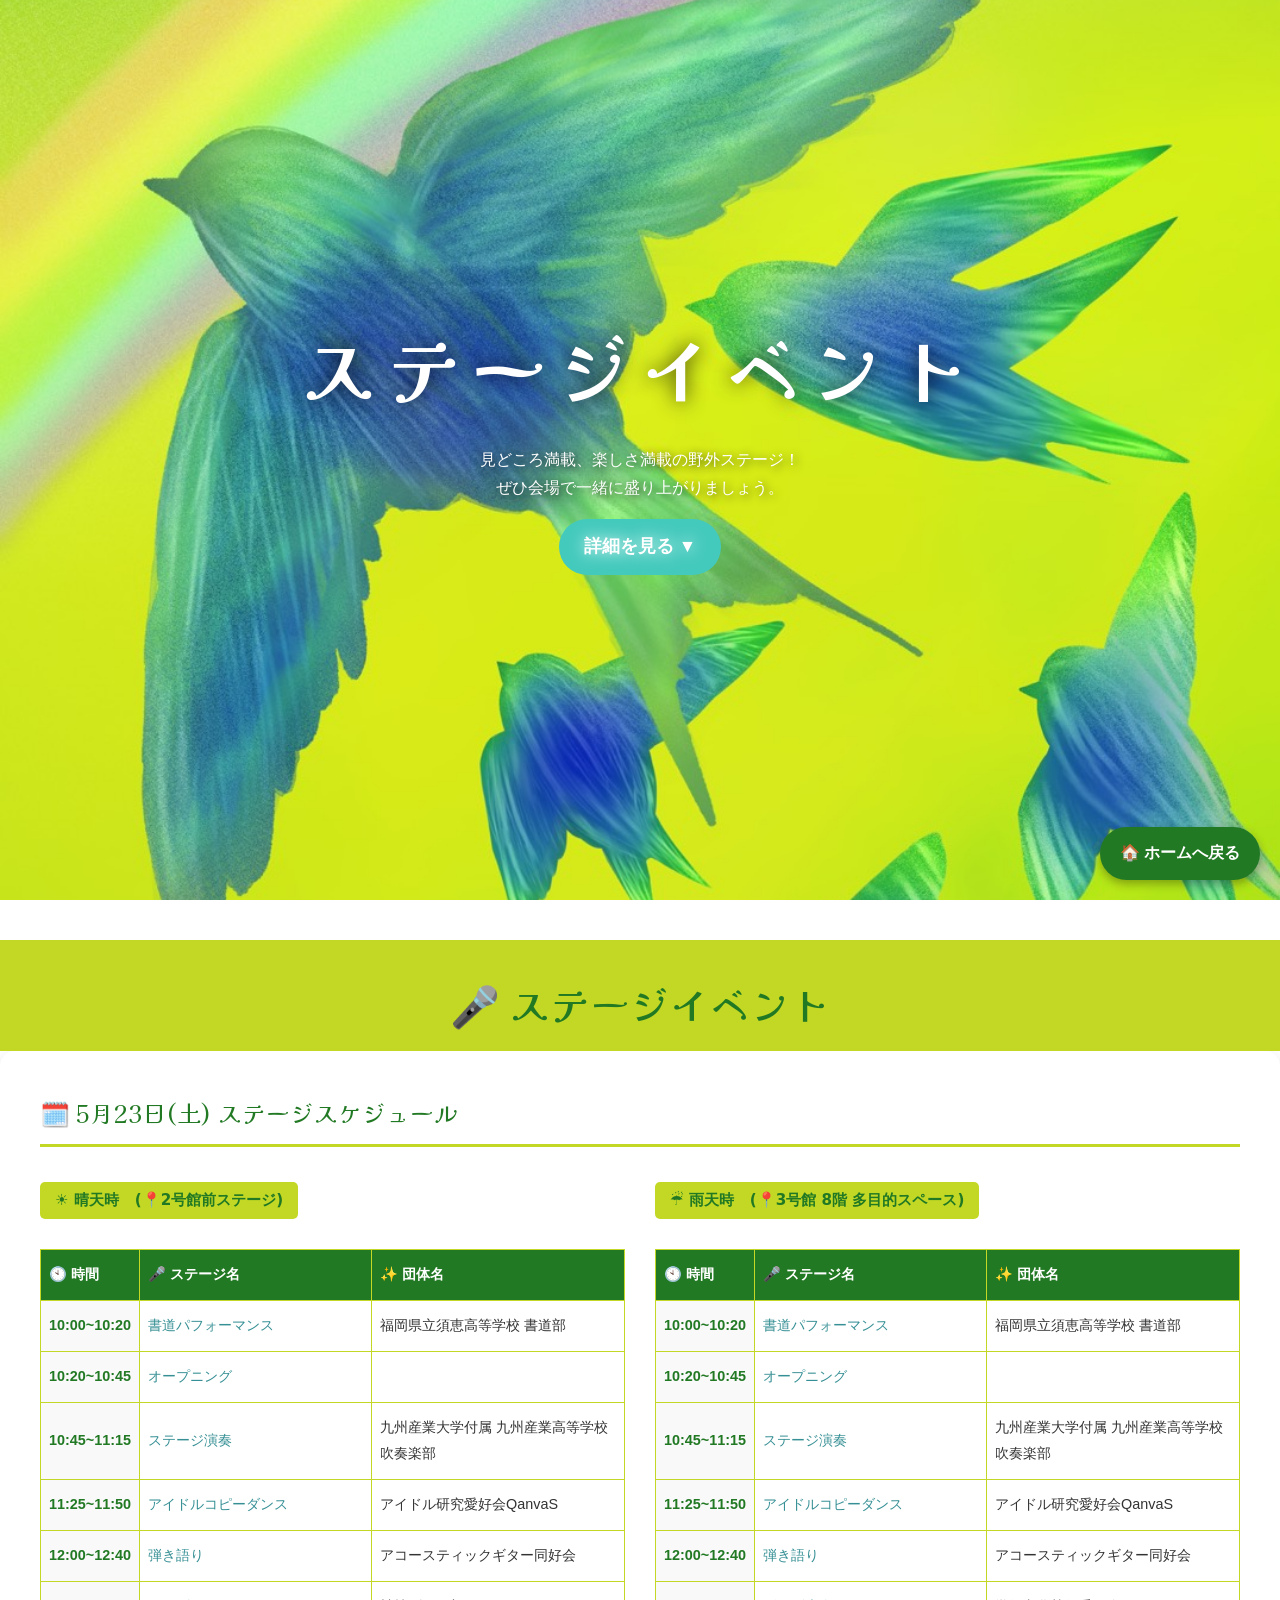
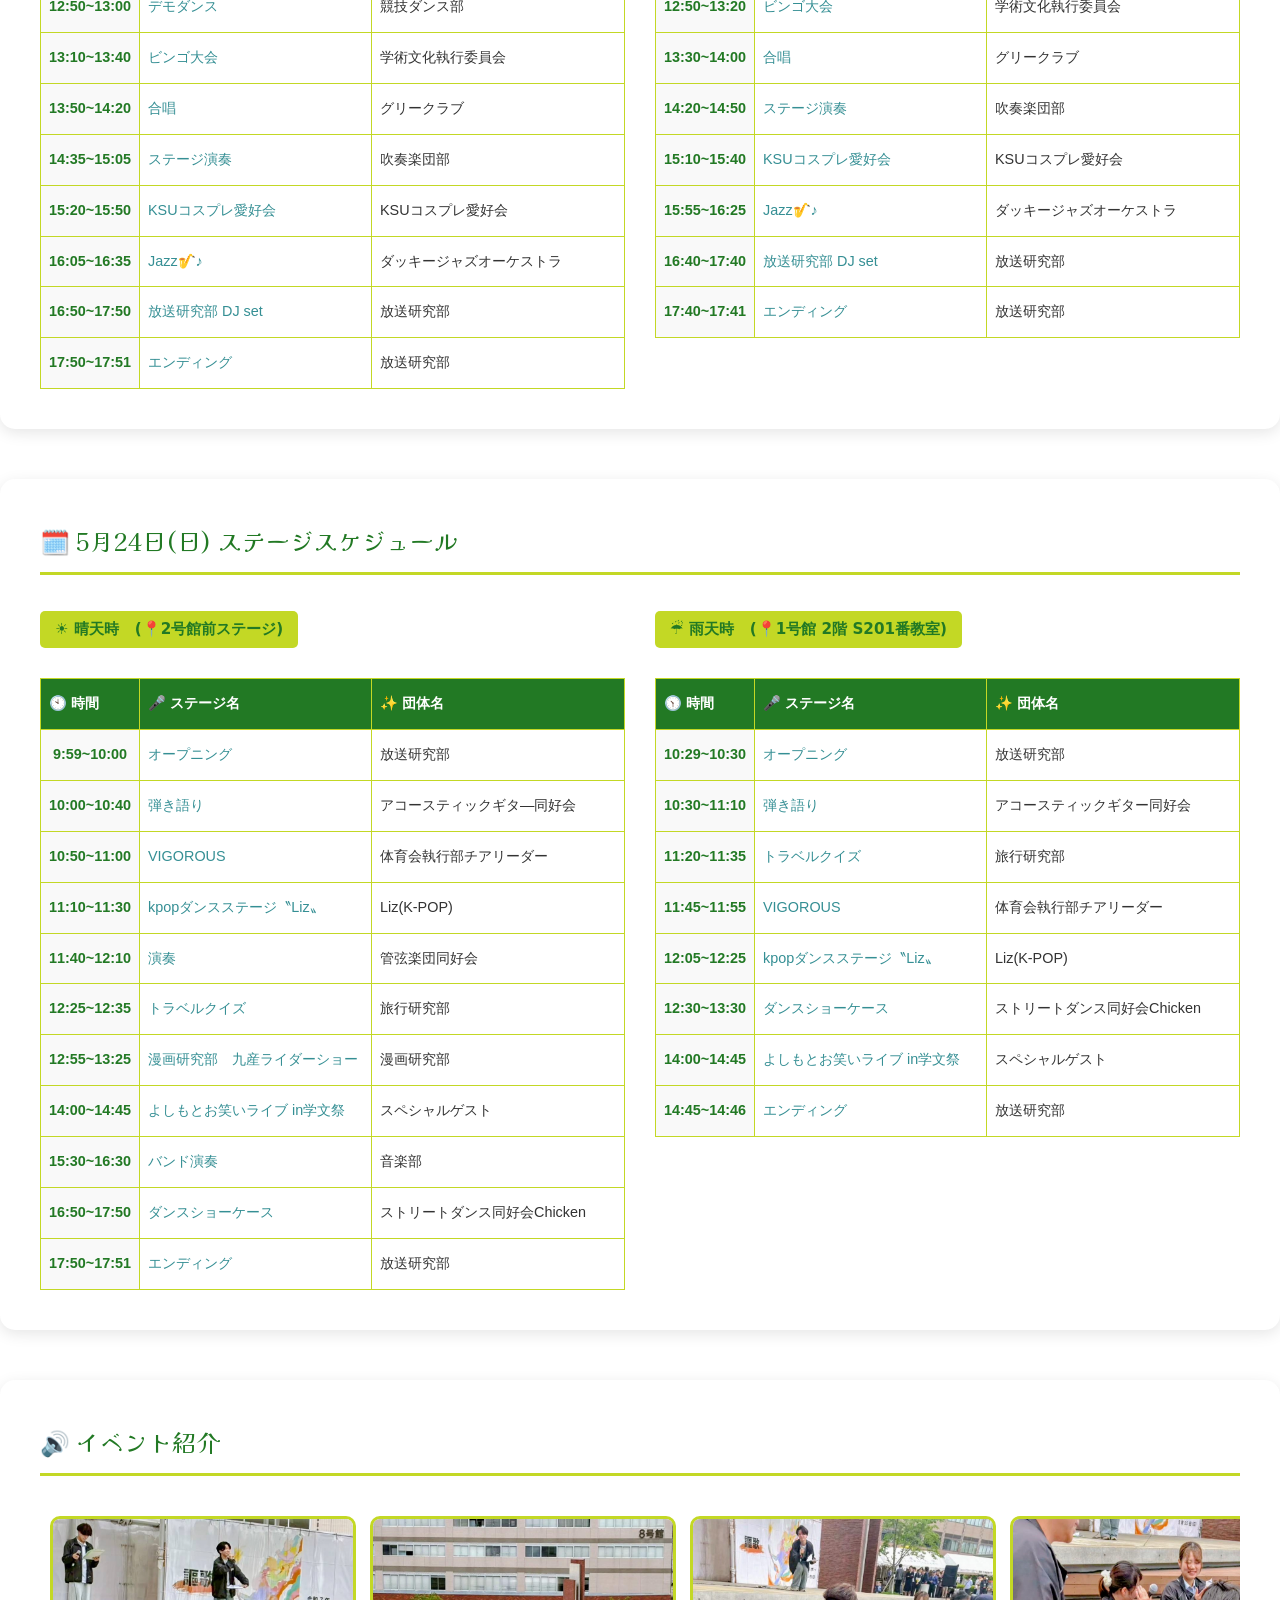
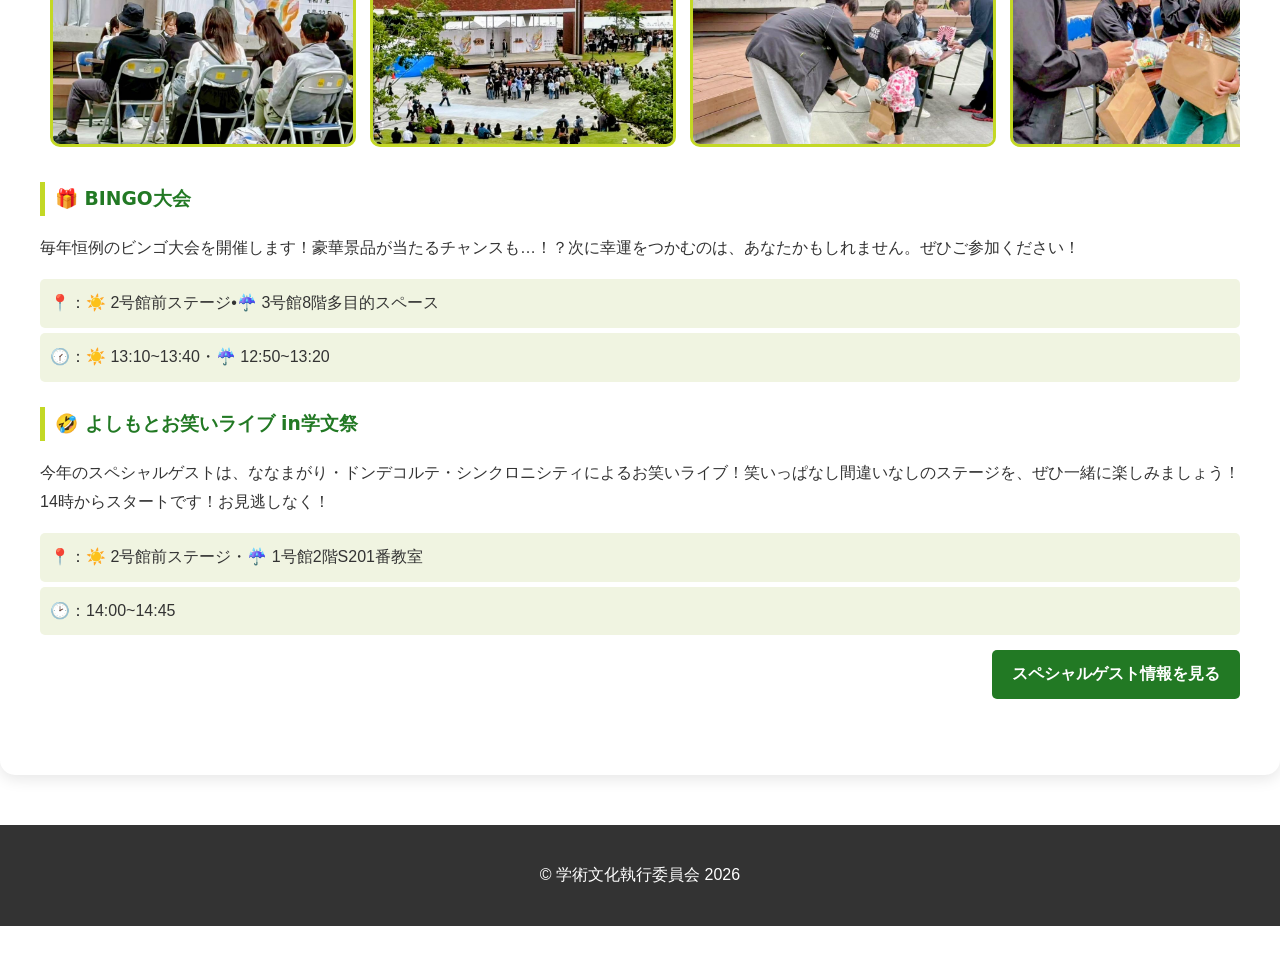
<file: stage.html>
<!DOCTYPE html>
<html lang="ja">
<head>
    <meta charset="UTF-8">
    <meta name="viewport" content="width=device-width, initial-scale=1.0">
    <title>ステージイベント | 九州産業大学 学文祭</title>
    <link rel="preconnect" href="https://fonts.googleapis.com">
    <link rel="preconnect" href="https://fonts.gstatic.com" crossorigin>
    <link href="https://fonts.googleapis.com/css2?family=Kaisei+Decol:wght@400;500;700&display=swap" rel="stylesheet">
    <link rel="stylesheet" href="style.css"> <link rel="stylesheet" href="stage.css">
    <link rel="icon" href="icon.ico">
    <link rel="apple-touch-icon" href="icon.png">
</head>
<body>

    <div class="fixed-background"></div>
    
    <div class="back-home-container">
        <a href="index.html" class="back-home-button">🏠 ホームへ戻る</a>
    </div>

    <div class="hero-section">
        <div class="hero-overlay">
            <h1 class="guest-title">ステージイベント</h1>
             <p>見どころ満載、楽しさ満載の野外ステージ！<br>ぜひ会場で一緒に盛り上がりましょう。</p>
            <a href="#schedule-info" class="scroll-down-btn">詳細を見る ▼</a>
        </div>
    </div>

    <div class="content-section" id="schedule-info">
        
        <header>
            <h1>🎤 ステージイベント</h1>
        </header>

        <main>
            <section id="schedule1">
                <h2 class="section-title">🗓️ 5月23日(土) ステージスケジュール</h2>
                
                <div class="schedule-container">

                    <div class="day-group">
                        <h3 class="day-label">☀️ 晴天時 &nbsp; (📍2号館前ステージ)</h3>
                        <table class="schedule-table">
                            <thead>
                                <tr>
                                    <th>🕙 時間</th>
                                    <th>🎤 ステージ名</th>
                                    <th>✨ 団体名</th>
                                </tr>
                          </thead>
                          <tbody>
                                <tr>
                                    <td class="time">10:00~10:20</td>
                                    <td class="stage-place">書道パフォーマンス</td>
                                    <td class="group-name">福岡県立須恵高等学校 書道部</td>
                                </tr>
                               <tr>
                                   <td class="time">10:20~10:45</td>
                                   <td class="stage-place">オープニング</td>
                                   <td class="group-name"></td>
                               </tr>
                               <tr>
                                   <td class="time">10:45~11:15</td>
                                   <td class="stage-place">ステージ演奏</td>
                                   <td class="group-name">九州産業大学付属 九州産業高等学校 吹奏楽部</td>
                               </tr>
                               <tr>
                                   <td class="time">11:25~11:50</td>
                                   <td class="stage-place">アイドルコピーダンス</td>
                                   <td class="group-name">アイドル研究愛好会QanvaS</td>
                               </tr>
                               <tr>
                                   <td class="time">12:00~12:40</td>
                                   <td class="stage-place">弾き語り</td>
                                   <td class="group-name">アコースティックギター同好会</td>
                               </tr>
                               <tr>
                                   <td class="time">12:50~13:00</td>
                                   <td class="stage-place">デモダンス</td>
                                   <td class="group-name">競技ダンス部</td>
                               </tr>
                               <tr>
                                   <td class="time">13:10~13:40</td>
                                   <td class="stage-place">ビンゴ大会</td>
                                   <td class="group-name">学術文化執行委員会</td>
                               </tr>
                               <tr>
                                   <td class="time">13:50~14:20</td>
                                   <td class="stage-place">合唱</td>
                                   <td class="group-name">グリークラブ</td>
                              </tr>
                              <tr>
                                  <td class="time">14:35~15:05</td>
                                  <td class="stage-place">ステージ演奏</td>
                                  <td class="group-name">吹奏楽団部</td>
                               </tr>
                               <tr>
                                   <td class="time">15:20~15:50</td>
                                   <td class="stage-place">KSUコスプレ愛好会</td>
                                   <td class="group-name">KSUコスプレ愛好会</td>
                               </tr>
                               <tr>
                                   <td class="time">16:05~16:35</td>
                                   <td class="stage-place">Jazz🎷♪</td>
                                   <td class="group-name">ダッキージャズオーケストラ</td>
                                </tr>
                                <tr>
                                    <td class="time">16:50~17:50</td>
                                    <td class="stage-place">放送研究部 DJ set</td>
                                    <td class="group-name">放送研究部</td>
                                </tr>
                                <tr>
                                    <td class="time">17:50~17:51</td>
                                    <td class="stage-place">エンディング</td>
                                    <td class="group-name">放送研究部</td>
                                </tr>
                                </tbody>
                        </table>
                    </div><div class="day-group">
                    
                        <h3 class="day-label">☔️ 雨天時 &nbsp; (📍3号館 8階 多目的スペース)</h3>
                        <table class="schedule-table">
                            <thead>
                                <tr>
                                    <th>🕙 時間</th>
                                    <th>🎤 ステージ名</th>
                                    <th>✨ 団体名</th>
                                </tr>
                            </thead>
                            <tbody>
                                <tr>
                                    <td class="time">10:00~10:20</td>
                                    <td class="stage-place">書道パフォーマンス</td>
                                    <td class="group-name">福岡県立須恵高等学校 書道部</td>
                                </tr>
                                <tr>
                                    <td class="time">10:20~10:45</td>
                                    <td class="stage-place">オープニング</td>
                                    <td class="group-name"></td>
                                </tr>
                                <tr>
                                    <td class="time">10:45~11:15</td>
                                    <td class="stage-place">ステージ演奏</td>
                                    <td class="group-name">九州産業大学付属 九州産業高等学校 吹奏楽部</td>
                                </tr>
                                <tr>
                                    <td class="time">11:25~11:50</td>
                                    <td class="stage-place">アイドルコピーダンス</td>
                                    <td class="group-name">アイドル研究愛好会QanvaS</td>
                                </tr>
                                <tr>
                                    <td class="time">12:00~12:40</td>
                                    <td class="stage-place">弾き語り</td>
                                    <td class="group-name">アコースティックギター同好会</td>
                                </tr>
                                <tr>
                                    <td class="time">12:50~13:20</td>
                                    <td class="stage-place">ビンゴ大会</td>
                                    <td class="group-name">学術文化執行委員会</td>
                                </tr>
                                <tr>
                                    <td class="time">13:30~14:00</td>
                                    <td class="stage-place">合唱</td>
                                    <td class="group-name">グリークラブ</td>
                                </tr>
                                <tr>
                                    <td class="time">14:20~14:50</td>
                                    <td class="stage-place">ステージ演奏</td>
                                    <td class="group-name">吹奏楽団部</td>
                                </tr>
                                <tr>
                                    <td class="time">15:10~15:40</td>
                                    <td class="stage-place">KSUコスプレ愛好会</td>
                                    <td class="group-name">KSUコスプレ愛好会</td>
                                </tr>
                                <tr>
                                    <td class="time">15:55~16:25</td>
                                    <td class="stage-place">Jazz🎷♪</td>
                                    <td class="group-name">ダッキージャズオーケストラ</td>
                                </tr>
                                <tr>
                                    <td class="time">16:40~17:40</td>
                                    <td class="stage-place">放送研究部 DJ set</td>
                                    <td class="group-name">放送研究部</td>
                                </tr>
                                <tr>
                                    <td class="time">17:40~17:41</td>
                                    <td class="stage-place">エンディング</td>
                                    <td class="group-name">放送研究部</td>
                                </tr>
                                </tbody>
                        </table>
                    </div></div></section>

            <section id="schedule2">
                <h2 class="section-title">🗓️ 5月24日(日) ステージスケジュール</h2>
                
                <div class="schedule-container">

                    <div class="day-group">
                        <h3 class="day-label">☀️ 晴天時 &nbsp; (📍2号館前ステージ)</h3>
                        <table class="schedule-table">
                            <thead>
                                <tr>
                                    <th>🕙 時間</th>
                                    <th>🎤 ステージ名</th>
                                    <th>✨ 団体名</th>
                                </tr>
                          </thead>
                          <tbody>
                                <tr>
                                    <td class="time">9:59~10:00</td>
                                    <td class="stage-place">オープニング</td>
                                    <td class="group-name">放送研究部</td>
                                </tr>
                               <tr>
                                   <td class="time">10:00~10:40</td>
                                   <td class="stage-place">弾き語り</td>
                                   <td class="group-name">アコースティックギタ―同好会</td>
                               </tr>
                               <tr>
                                   <td class="time">10:50~11:00</td>
                                   <td class="stage-place">VIGOROUS</td>
                                   <td class="group-name">体育会執行部チアリーダー</td>
                               </tr>
                               <tr>
                                   <td class="time">11:10~11:30</td>
                                   <td class="stage-place">kpopダンスステージ〝Liz〟</td>
                                   <td class="group-name">Liz(K-POP)</td>
                               </tr>
                               <tr>
                                   <td class="time">11:40~12:10</td>
                                   <td class="stage-place">演奏</td>
                                   <td class="group-name">管弦楽団同好会</td>
                               </tr>
                               <tr>
                                   <td class="time">12:25~12:35</td>
                                   <td class="stage-place">トラベルクイズ</td>
                                   <td class="group-name">旅行研究部</td>
                               </tr>
                               <tr>
                                   <td class="time">12:55~13:25</td>
                                   <td class="stage-place">漫画研究部　九産ライダーショー</td>
                                   <td class="group-name">漫画研究部</td>
                               </tr>
                               <tr>
                                   <td class="time">14:00~14:45</td>
                                   <td class="stage-place">よしもとお笑いライブ in学文祭</td>
                                   <td class="group-name">スペシャルゲスト</td>
                              </tr>
                              <tr>
                                  <td class="time">15:30~16:30</td>
                                  <td class="stage-place">バンド演奏</td>
                                  <td class="group-name">音楽部</td>
                               </tr>
                               <tr>
                                   <td class="time">16:50~17:50</td>
                                   <td class="stage-place">ダンスショーケース</td>
                                   <td class="group-name">ストリートダンス同好会Chicken</td>
                               </tr>
                               <tr>
                                   <td class="time">17:50~17:51</td>
                                   <td class="stage-place">エンディング</td>
                                   <td class="group-name">放送研究部</td>
                                </tr>
                                </tbody>
                        </table>
                    </div><div class="day-group">
                    
                        <h3 class="day-label">☔️ 雨天時 &nbsp; (📍1号館 2階 S201番教室)
                        </h3>
                        <table class="schedule-table">
                            <thead>
                                <tr>
                                    <th>🕥 時間</th>
                                    <th>🎤 ステージ名</th>
                                    <th>✨ 団体名</th>
                                </tr>
                            </thead>
                            <tbody>
                                <tr>
                                    <td class="time">10:29~10:30</td>
                                    <td class="stage-place">オープニング</td>
                                    <td class="group-name">放送研究部</td>
                                </tr>
                                <tr>
                                    <td class="time">10:30~11:10</td>
                                    <td class="stage-place">弾き語り</td>
                                    <td class="group-name">アコースティックギター同好会</td>
                                </tr>
                                <tr>
                                    <td class="time">11:20~11:35</td>
                                    <td class="stage-place">トラベルクイズ</td>
                                    <td class="group-name">旅行研究部</td>
                                </tr>
                                <tr>
                                    <td class="time">11:45~11:55</td>
                                    <td class="stage-place">VIGOROUS</td>
                                    <td class="group-name">体育会執行部チアリーダー</td>
                                </tr>
                                <tr>
                                    <td class="time">12:05~12:25</td>
                                    <td class="stage-place">kpopダンスステージ〝Liz〟</td>
                                    <td class="group-name">Liz(K-POP)</td>
                                </tr>
                                <tr>
                                    <td class="time">12:30~13:30</td>
                                    <td class="stage-place">ダンスショーケース</td>
                                    <td class="group-name">ストリートダンス同好会Chicken</td>
                                </tr>
                                <tr>
                                    <td class="time">14:00~14:45</td>
                                    <td class="stage-place">よしもとお笑いライブ in学文祭</td>
                                    <td class="group-name">スペシャルゲスト</td>
                                </tr>
                                <tr>
                                    <td class="time">14:45~14:46</td>
                                    <td class="stage-place">エンディング</td>
                                    <td class="group-name">放送研究部</td>
                                </tr>
                                </tbody>
                        </table>
                    </div></div></section>

            <section id="stage-info">
                <h2 class="section-title">🔊 イベント紹介</h2>
                <div class="slider">
                    <div class="slider-inner">
                        <div class="slide-item"><img src="ステージ/ステージ画像1.jpg" alt="ステージの様子" class="photo-frame"></div>
                        <div class="slide-item"><img src="ステージ/ステージ画像2.jpg" alt="ステージの様子" class="photo-frame"></div>
                        <div class="slide-item"><img src="ステージ/ステージ画像3.jpg" alt="ステージの様子" class="photo-frame"></div>
                        <div class="slide-item"><img src="ステージ/ステージ画像4.jpg" alt="ステージの様子" class="photo-frame"></div>

                        <div class="slide-item"><img src="ステージ/ステージ画像1.jpg" alt="ステージの様子" class="photo-frame"></div>
                        <div class="slide-item"><img src="ステージ/ステージ画像2.jpg" alt="ステージの様子" class="photo-frame"></div>
                        <div class="slide-item"><img src="ステージ/ステージ画像3.jpg" alt="ステージの様子" class="photo-frame"></div>
                        <div class="slide-item"><img src="ステージ/ステージ画像4.jpg" alt="ステージの様子" class="photo-frame"></div>
                    </div>
                    <div class="info-text">
                        <h3>🎁 BINGO大会</h3>
                        <p>毎年恒例のビンゴ大会を開催します！豪華景品が当たるチャンスも…！？次に幸運をつかむのは、あなたかもしれません。ぜひご参加ください！</p>
                        <ul class="point-list">
                            <li>📍：☀️ 2号館前ステージ•☔️ 3号館8階多目的スペース</li>
                            <li>🕜：☀️ 13:10~13:40・☔️ 12:50~13:20</li>
                        </ul>

                        <h3>🤣 よしもとお笑いライブ in学文祭</h3>
                        <p>今年のスペシャルゲストは、ななまがり・ドンデコルテ・シンクロニシティによるお笑いライブ！笑いっぱなし間違いなしのステージを、ぜひ一緒に楽しみましょう！14時からスタートです！お見逃しなく！</p>
                        <ul class="point-list">
                            <li>📍：☀️ 2号館前ステージ・☔️ 1号館2階S201番教室</li>
                            <li>🕑：14:00~14:45</li>
                            <div class="button-container">
                                 <a href="specialguest.html" class="custom-button">スペシャルゲスト情報を見る</a>
                            </div>
                        </ul>
                    </div>
                </div>
            </section>

        </main>

        <footer>
            <p>&copy; 学術文化執行委員会 2026</p>
        </footer>
    </div>

</body>
</html>
</file>
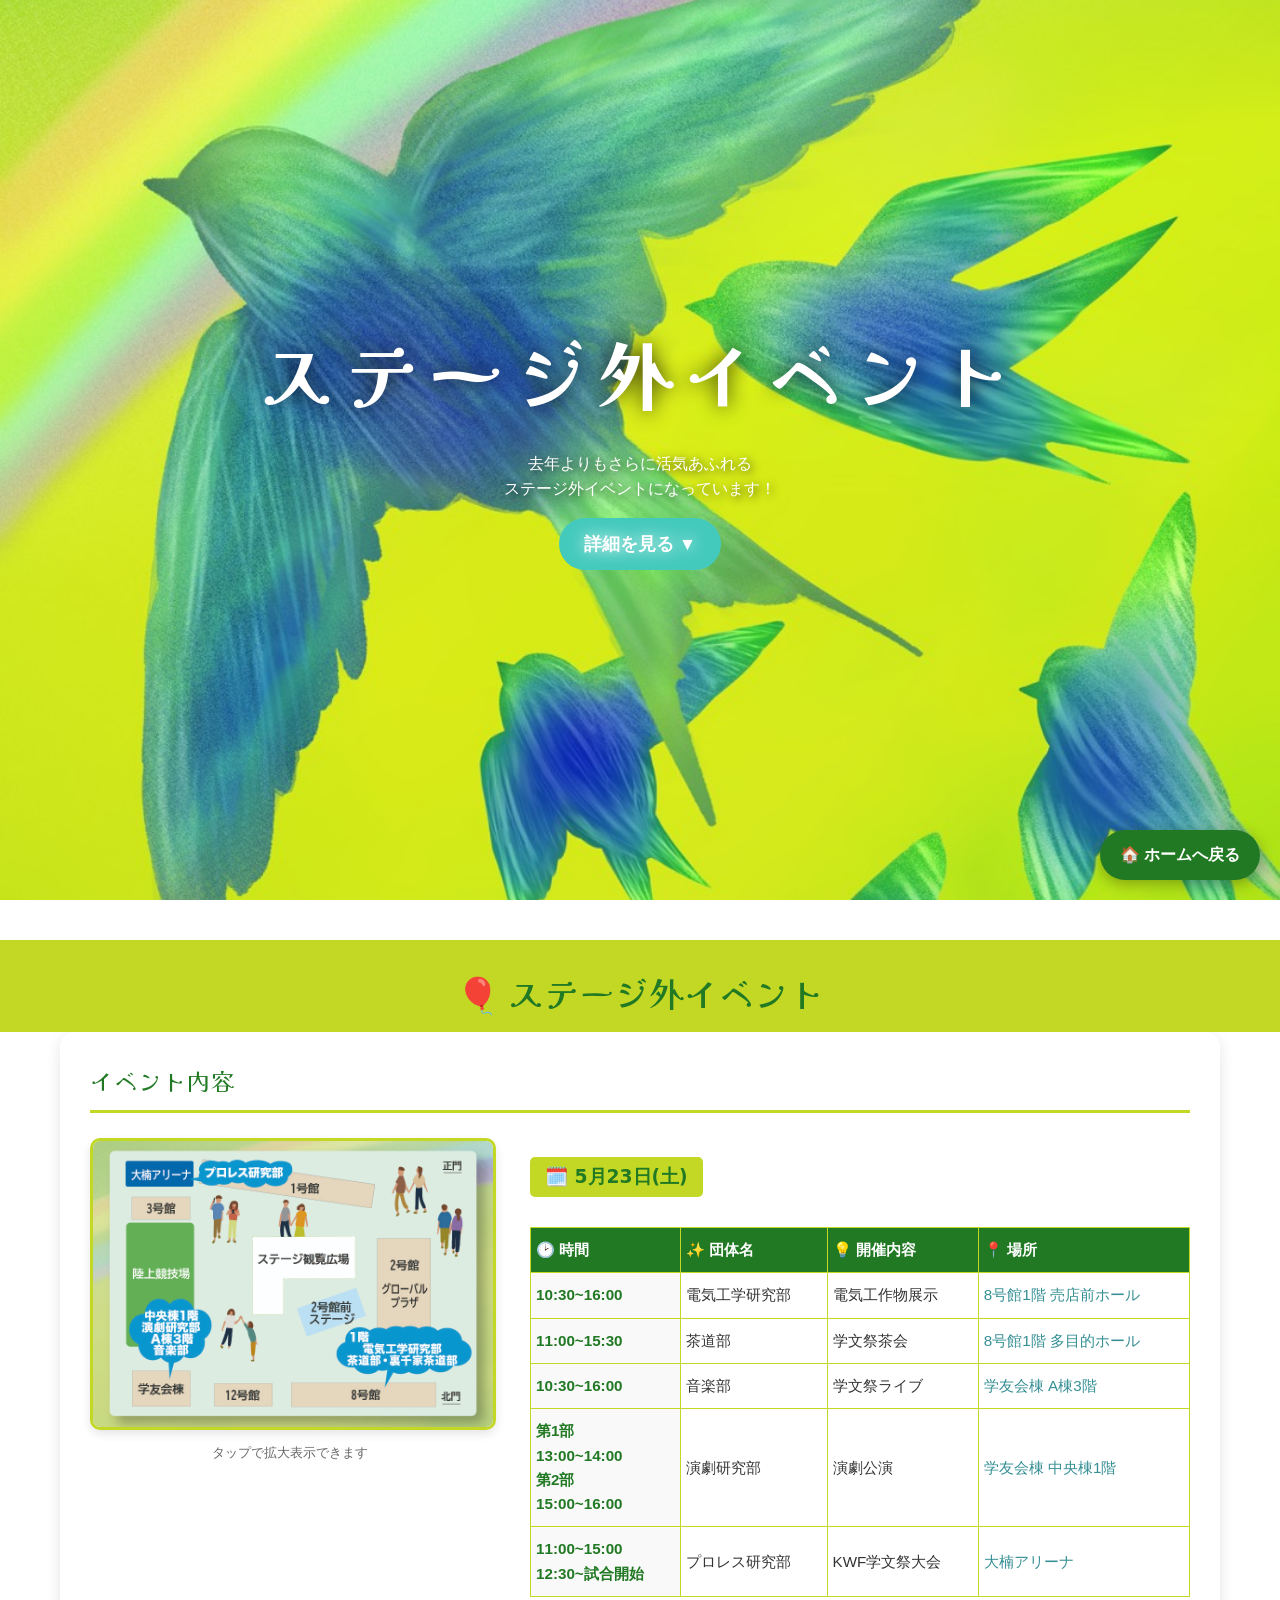
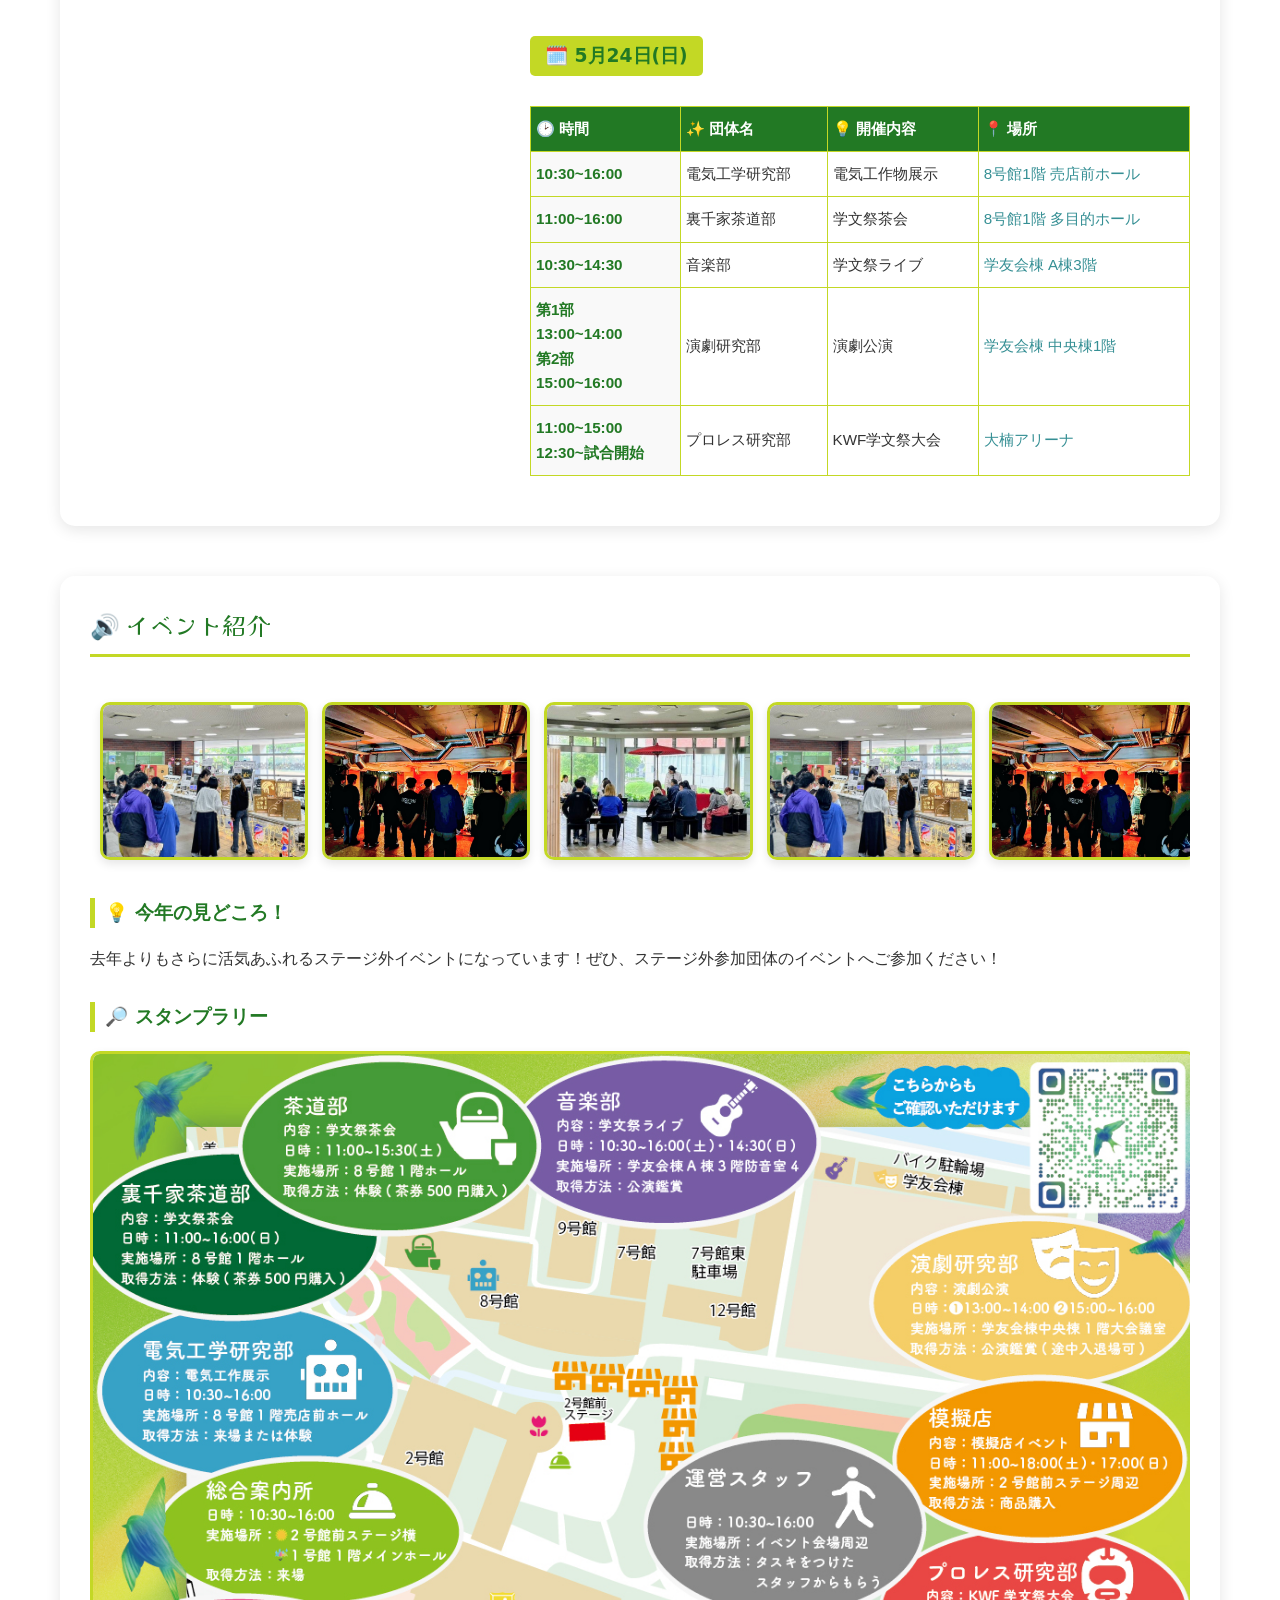
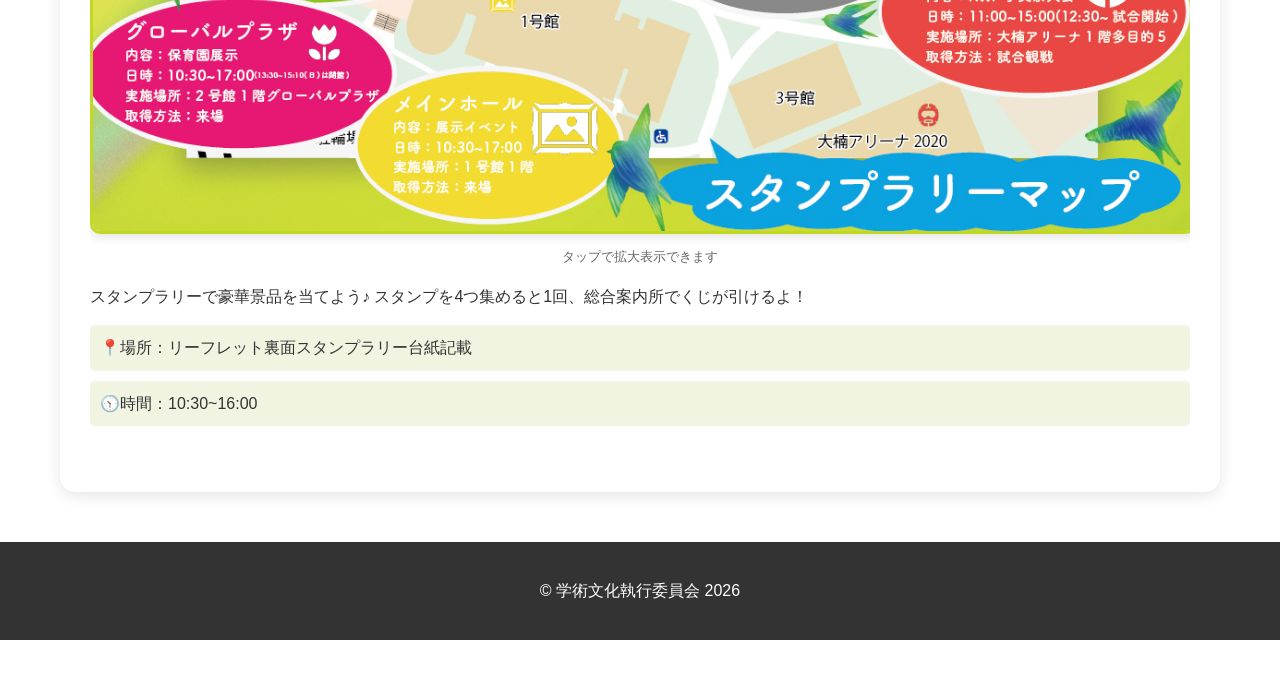
<file: stageout.html>
<!DOCTYPE html>
<html lang="ja">
<head>
    <meta charset="UTF-8">
    <meta name="viewport" content="width=device-width, initial-scale=1.0">
    <title>ステージ外イベント | 九州産業大学 学文祭</title>
    <link rel="preconnect" href="https://fonts.googleapis.com">
    <link rel="preconnect" href="https://fonts.gstatic.com" crossorigin>
    <link href="https://fonts.googleapis.com/css2?family=Kaisei+Decol:wght@400;500;700&display=swap" rel="stylesheet">
    <link rel="stylesheet" href="style.css"> <link rel="stylesheet" href="stageout.css"> 
    <link rel="icon" href="icon.ico">
    <link rel="apple-touch-icon" href="icon.png">
</head>
<body>

    <div class="fixed-background"></div>
    
    <div class="back-home-container">
        <a href="index.html" class="back-home-button">🏠 ホームへ戻る</a>
    </div>

    <div class="hero-section">
        <div class="hero-overlay">
            <h1 class="guest-title">ステージ外イベント</h1>
             <p>去年よりもさらに活気あふれる<br>ステージ外イベントになっています！</p>
            <a href="#schedule-info" class="scroll-down-btn">詳細を見る ▼</a>
        </div>
    </div>

    <div class="content-section" id="schedule-info">
        
        <header>
            <h1>🎈 ステージ外イベント</h1>
        </header>

        <main>
            <section id="schedule">
                <h2 class="section-title">イベント内容</h2>
                
                <div class="schedule-container">

                    <div class="map-area">
                        <a href="ステージ外/shopmap.jpg" target="_blank">
                            <img src="ステージ外/shopmap.jpg" alt="模擬店マップ" class="committee-photo">
                        </a>
                        <p style="text-align: center; font-size: 0.8rem; color: #666;">
                            タップで拡大表示できます
                        </p>
                    </div>

                    <div class="day-group-wrapper">
                        <div class="day-group">
                            <h3 class="day-label">🗓️ 5月23日(土)</h3>
                            <div class="table-wrapper">
                            <table class="schedule-table">
                                <thead>
                                    <tr>
                                       <th>🕑 時間</th>
                                       <th>✨ 団体名</th>
                                       <th>💡 開催内容</th>
                                       <th>📍 場所</th>
                                   </tr>
                                </thead>
                                <tbody>
                                    <tr>
                                        <td class="time">10:30~16:00</td>
                                        <td class="group-name">電気工学研究部</td>
                                        <td class="stage-name">電気工作物展示</td>
                                        <td class="stage-place">8号館1階 売店前ホール</td>
                                    </tr>
                                   <tr>
                                       <td class="time">11:00~15:30</td>
                                       <td class="group-name">茶道部</td>
                                       <td class="stage-name">学文祭茶会</td>
                                       <td class="stage-place">8号館1階 多目的ホール</td>
                                   </tr>
                                   <tr>
                                       <td class="time">10:30~16:00</td>
                                       <td class="group-name">音楽部</td>
                                       <td class="stage-name">学文祭ライブ</td>
                                       <td class="stage-place">学友会棟 A棟3階</td>
                                   </tr>
                                   <tr>
                                       <td class="time">第1部<br>13:00~14:00<br>第2部<br>15:00~16:00</td>
                                       <td class="group-name">演劇研究部</td>
                                       <td class="stage-name">演劇公演</td>
                                       <td class="stage-place">学友会棟 中央棟1階</td>
                                   </tr>
                                   <tr>
                                       <td class="time">11:00~15:00<br>12:30~試合開始</td>
                                       <td class="group-name">プロレス研究部</td>
                                       <td class="stage-name">KWF学文祭大会</td>
                                       <td class="stage-place">大楠アリーナ</td>
                                    </tr>
                                </tbody>
                            </table></div>
                        </div>
                        
                        <div class="day-group">
                            <h3 class="day-label">🗓️ 5月24日(日)</h3>
                            <div class="table-wrapper">
                            <table class="schedule-table">
                                <thead>
                                    <tr>
                                       <th>🕑 時間</th>
                                       <th>✨ 団体名</th>
                                       <th>💡 開催内容</th>
                                       <th>📍 場所</th>
                                    </tr>
                                </thead>
                                <tbody>
                                    <tr>
                                        <td class="time">10:30~16:00</td>
                                        <td class="group-name">電気工学研究部</td>
                                        <td class="stage-name">電気工作物展示</td>
                                        <td class="stage-place">8号館1階 売店前ホール</td>
                                    </tr>
                                    <tr>
                                       <td class="time">11:00~16:00</td>
                                       <td class="group-name">裏千家茶道部</td>
                                       <td class="stage-name">学文祭茶会</td>
                                       <td class="stage-place">8号館1階 多目的ホール</td>
                                    </tr>
                                    <tr>
                                       <td class="time">10:30~14:30</td>
                                       <td class="group-name">音楽部</td>
                                       <td class="stage-name">学文祭ライブ</td>
                                       <td class="stage-place">学友会棟 A棟3階</td>
                                    </tr>
                                   <tr>
                                       <td class="time">第1部<br>13:00~14:00<br>第2部<br>15:00~16:00</td>
                                       <td class="group-name">演劇研究部</td>
                                       <td class="stage-name">演劇公演</td>
                                       <td class="stage-place">学友会棟 中央棟1階</td>
                                   </tr>
                                   <tr>
                                       <td class="time">11:00~15:00<br>12:30~試合開始</td>
                                       <td class="group-name">プロレス研究部</td>
                                       <td class="stage-name">KWF学文祭大会</td>
                                       <td class="stage-place">大楠アリーナ</td>
                                   </tr>
                                </tbody>
                            </table></div>
                        </div>
                    </div>
                </section>

            <section id="stage-info">
                <h2 class="section-title">🔊 イベント紹介</h2>
                <div class="slider">
                    <div class="slider-inner">
                        <div class="slide-item"><img src="ステージ外/ステージ外画像1.jpg" alt="ステージ外の様子" class="photo-frame"></div>
                        <div class="slide-item"><img src="ステージ外/ステージ外画像2.jpg" alt="ステージ外の様子" class="photo-frame"></div>
                        <div class="slide-item"><img src="ステージ外/ステージ外画像3.jpg" alt="ステージ外の様子" class="photo-frame"></div>

                        <div class="slide-item"><img src="ステージ外/ステージ外画像1.jpg" alt="ステージ外の様子" class="photo-frame"></div>
                        <div class="slide-item"><img src="ステージ外/ステージ外画像2.jpg" alt="ステージ外の様子" class="photo-frame"></div>
                        <div class="slide-item"><img src="ステージ外/ステージ外画像3.jpg" alt="ステージ外の様子" class="photo-frame"></div>

                        <div class="slide-item"><img src="ステージ外/ステージ外画像1.jpg" alt="ステージ外の様子" class="photo-frame"></div>
                        <div class="slide-item"><img src="ステージ外/ステージ外画像2.jpg" alt="ステージ外の様子" class="photo-frame"></div>
                        <div class="slide-item"><img src="ステージ外/ステージ外画像3.jpg" alt="ステージ外の様子" class="photo-frame"></div>
                    </div>
                    <div class="info-text">
                        <h3>💡 今年の見どころ！</h3>
                        <p>去年よりもさらに活気あふれるステージ外イベントになっています！ぜひ、ステージ外参加団体のイベントへご参加ください！</p>

                        <h3>🔎 スタンプラリー</h3>
                        <div class="map-area">
                        <a href="ステージ外/stanp.jpg" target="_blank">
                            <img src="ステージ外/stanp.jpg" alt="スタンプラリーマップ" class="committee-photo">
                        </a>
                        <p style="text-align: center; font-size: 0.8rem; color: #666;">
                            タップで拡大表示できます
                        </p></div>
                        <p>スタンプラリーで豪華景品を当てよう♪ スタンプを4つ集めると1回、総合案内所でくじが引けるよ！</p>
                        <ul class="point-list">
                            <li>📍場所：リーフレット裏面スタンプラリー台紙記載</li>
                            <li>🕥時間：10:30~16:00</li>
                        </ul>

                    </div>
                </div>
            </section>

        </main>

        <footer>
            <p>&copy; 学術文化執行委員会 2026</p>
        </footer>
    </div>

</body>
</html>
</file>
<file: style.css>
html {
    /* スムーズにスクロールさせる設定（お好みで） */
    scroll-behavior: smooth;

    /* ★ここが重要：ヘッダーの高さに合わせて数値を調整してください */
    /* ヘッダーが狭くなったのであれば、60px〜80pxくらいが目安です */
    scroll-padding-top: 180px; 
}

/* --- 1. 背景固定の設定（スマホ対応版） --- */
/* 背景専用のレイヤーを背面に固定します */
.fixed-background {
    position: fixed;
    top: 0;
    left: 0;
    width: 100%;
    height: 100%;
    background-image: url('飛燕原画.jpg'); /* 画像パス */
    background-size: cover;
    background-position: center;
    z-index: -1; /* コンテンツの裏側に配置 */
}

/* --- 2. ヒーローセクション --- */
.hero-section {
    position: relative;
    width: 100%;
    height: 100vh;
    display: flex;
    justify-content: center;
    align-items: center;
    background: transparent; /* 背景は完全に透明 */
    z-index: 20;
}

/* ヒーローセクションのオーバーレイ */
.hero-overlay {
    position: absolute;
    top: 0;
    left: 0;
    width: 100%;
    height: 100%;
/* ★修正：黒い膜を完全に消す（background-colorを削除） */
    background-color: transparent; 
    display: flex;
    flex-direction: column;
    justify-content: center;
    align-items: center;
    z-index: 1;
    color: #227924;
    text-shadow: 0 0 15px rgba(255, 255, 255, 1);
}

/* タイトルのスタイル */
.hero-overlay h1.title {
    font-family: "Kaisei Decol", serif;
    font-size: 3em;      /* 大きさはお好みで */
    line-height: 1.3;    /* 改行した時の行間 */
    color: white;
    text-shadow: 2px 2px 10px rgba(0,0,0,0.8);
    margin-bottom: 10px;
}

/* 文字が画像に埋もれないよう、影だけを少し強めに設定 */
.hero-overlay h1, .hero-overlay p {
    color: white;
    text-shadow: 2px 2px 10px rgba(0, 0, 0, 0.8);
}

/* メイン、ステージ外、ゲストなど全てのヒーロータイトルに適用 */
.hero-overlay h1.title, 
.hero-overlay h1.main-title, 
.hero-overlay h1.guest-title {
    /* 最小3rem、推奨8vw、最大6rem という設定 */
    font-size: clamp(2.5rem, 6vw, 5rem); 
    font-family: "Kaisei Decol", serif;
    font-weight: 700;
    line-height: 1.1;
    text-align: center;
    color: white;
    text-shadow: 0 0 20px rgba(0, 0, 0, 0.8);
    
    /* 画面に合わせて横幅いっぱいに広がりやすくする */
    width: 90%;
    margin: 0 auto 20px;

    /* 1. 絶対に改行させない設定 */
    white-space: nowrap; 

    /* 3. 親要素からはみ出さないための保険 */
    display: inline-block;
    max-width: 100%;
}

/* スクロールダウンボタン */
.scroll-down-btn {
    position: relative;
    z-index: 21; /* ボタンを最前面へ */
    pointer-events: auto; /* クリックを確実に許可 */
    display: inline-block;
    background-color: #44cabd;
    color: white;
    padding: 12px 25px;
    border-radius: 30px;
    text-decoration: none;
    font-size: 1.1em;
    font-weight: bold;
    transition: background-color 0.3s ease, transform 0.2s ease;
}

/* ★マウスを合わせた時（ホバー時）の状態 */
.scroll-down-btn:hover {
    background-color: #ffffff; /* マウスを置いた時の色（少し濃い色など） */
    color: #35a89d;            /* 文字色を変えたい場合はここも変更 */
    transform: translateY(-3px); /* おまけ：少し上に浮き上がらせる演出 */
    box-shadow: 0 5px 15px rgba(0, 0, 0, 0.2); /* 影をつけて浮かせる */
}

/* 画面右下に大きく固定 */
.countdown-fixed-badge {
    position: fixed;
    bottom: 30px;      /* 下から30px（少し浮かせる） */
    right: 30px;       /* 右から30px */
    z-index: 9999;
    
    /* より鮮やかなグラデーション */
    background: linear-gradient(135deg, #1d631f 0%, #227924 50%, #c3d825 100%);
    color: white;
    padding: 10px 30px; /* 余白を広くして存在感を出す */
    border-radius: 60px; /* 完全に丸いカプセル型 */
    box-shadow: 0 10px 25px rgba(0,0,0,0.4); /* 影を強くして浮かせる */
    font-weight: 900;    /* 文字を一番太く */
    font-size: 1.2rem;   /* 全体の文字サイズをアップ */
    border: 3px solid rgba(255, 255, 255, 0.8);
    text-align: center;
    line-height: 1.2;
}

/* カウントダウンの数字を巨大にする */
#countdown-days {
    font-size: 2.8rem;   /* 数字をかなり大きく */
    color: #fff;
    margin: 0 8px;
    text-shadow: 2px 2px 4px rgba(0,0,0,0.5);
    vertical-align: middle;
}

/* 「本日開催中」の文字も巨大化 */
.countdown-display strong, 
#countdown-status strong {
    font-size: 1.8rem;
    color: #fff;
    display: block;      /* 改行して大きく見せる */
    margin-top: 6px;
    text-shadow: 0 0 10px rgba(255,255,255,0.5);
}

/* 開催中にキラキラさせるアニメーション */
@keyframes shine {
    0% { opacity: 1; transform: scale(1); }
    50% { opacity: 0.8; transform: scale(1.05); }
    100% { opacity: 1; transform: scale(1); }
}

.active-flash {
    display: inline-block;

    /* --- ★ここを追加：自分自身を中央に配置する --- */
    margin: 0 auto;
    text-align: center;
    
    /* 1. 絶対に改行させない */
    white-space: nowrap; 
    
    /* 2. スマホの横幅に合わせて文字サイズを流動的にする */
    /* clamp(最小サイズ, 推奨サイズ(画面幅の7%), 最大サイズ) */
    font-size: clamp(1.3rem, 7vw, 2.5rem); 
    
    /* 3. 親要素からはみ出さないための保険 */
    max-width: 100%;
    
    /* アニメーションもここに統合 */
    animation: shine 1.5s infinite alternate ease-in-out;
}

/* --- 3. 全体設定とコンテンツセクション --- */
body {
    /* "Zen Antique Soft" や "Kaisei Decol" から、一般的な読みやすいゴシック体へ変更 */
    font-family: "Helvetica Neue", Arial, "Hiragino Kaku Gothic ProN", "Hiragino Sans", "Meiryo", sans-serif;
    margin: 0;
    padding: 0;
    line-height: 1.8; /* 行間を少し広げるとさらに読みやすくなります */
    color: #333;
    background-color: transparent; 
}

/* --- 2. コンテンツセクション（文字の背景になる部分） --- */
.content-section {
    position: relative;
    z-index: 10;
    /* ★ここで「白い膜」を設定します */
    /* rgbaの最後(0.8)を大きくすると白が濃くなり、小さくすると透明に近づきます */
    background-color: rgba(255, 255, 255, 0.85); 
    
    padding-top: 40px;
    padding-bottom: 40px;
}

/* ヘッダーのスタイル（固定設定） */
header {
    position: sticky; /* スクロールに合わせて上部に残る */
    top: 0;
    z-index: 1000;
    background-color: #c3d825;
    color: #227924;
    padding: 1px 25px;
    text-align: center;
}

/* セクションの装飾（少し透けさせる） */
section {
    max-width: 1000px;
    margin: 0 auto 20px auto;
    /* content-sectionに色がついていれば、ここは透明でも白でもOK */
    background-color: white; 
    padding: 30px;
    border-radius: 8px;
    box-shadow: 0 4px 15px rgba(0, 0, 0, 0.1);
}

/* --- 4. タイポグラフィ --- */
/* メインタイトル (第47回学文祭「飛 燕」) */
header h1 {
    font-family: "Kaisei Decol", serif;
    font-weight: 500; /* Mediumを指定 */
    font-size: 2.5em;
    margin-bottom: 10px;
    /* その他のスタイル */
}

/* セクションの見出し (📢 開催概要 など) */
h2 {
    font-family: "Kaisei Decol", serif;
    font-weight: 400; /* 通常のKaisei Decol */
    color: #227924;
    border-bottom: 3px solid #c3d825;
    padding-bottom: 5px;
    margin-top: 0;
}

/* サークル紹介などで使っている特殊な見出しはそのまま維持 */
h3 {
    font-family: "Train One", system-ui;
    /* その他のスタイルはそのまま */
}

/* --- 5. ナビゲーション・テーブル・フッター --- */
nav ul {
    list-style: none;
    padding: 0;
    display: flex;
    justify-content: center;
}

nav li { margin: 0 15px; }

nav a {
    color: #358f94;
    text-decoration: none;
    font-weight: bold;
    padding: 5px 10px;

    /* 白い枠線をつけて、背景の緑に埋もれないようにする */
    text-shadow: 
        0.5px 0.5px 0 #ffffff,
       -0.5px 0.5px 0 #ffffff,
        0.5px -0.5px 0 #ffffff,
       -0.5px -0.5px 0 #ffffff;
}

.event-list {
    display: flex;
    gap: 20px;
    flex-wrap: wrap;
}

.event-list article {
    flex: 1 1 calc(33% - 20px);
    background-color: rgba(255, 250, 240, 0.9);
    padding: 15px;
    border-radius: 5px;
    min-width: 250px;
}

table { width: 100%; border-collapse: collapse; margin-top: 15px; }
th, td { border: 1px solid #ddd; padding: 12px; }
th { background-color: #c3d825; color: white; }

/* タイムテーブル内のリンク設定 */
#timetable table td a,
#contact a {
    text-decoration: none; /* 下線を消す */
    color: #c3d825;           /* 基本の文字色（お好みで） */
    font-weight: bold;     /* 太文字を強調 */
    transition: color 0.3s ease, transform 0.3s ease; /* 変化を滑らかにする */
    display: inline-block; /* 動き（transform）を有効にするため */
}

/* 通常時の strong の色を黒に固定せず、<a> に従わせる */
#timetable table td a strong {
    color: #148912; 
    transition: 0.3s;
}

/* ホバーした時に strong の色を変える */
#timetable table td a:hover strong {
    color: #c3d825;
}

/* マウスを乗せた時に少し浮かせる（親切な演出） */
#timetable table td a:hover {
    color: #c3d825;        /* 学祭カラーの緑に変える */
    transform: translateY(-2px);
}

#contact a:hover {
    color: #227924;
    text-decoration: underline; /* 下線を表示 */
    text-underline-offset: 4px; /* 下線と文字の距離を少し離すと綺麗です */
}

/* ジャンプ先の位置を上に80px分あける設定 */
[id] {
    scroll-margin-top: 50px; 
}

footer {
    background-color: #333;
    color: white;
    text-align: center;
    padding: 20px;
}

.custom-button {
    display: inline-block;
    padding: 10px 20px;
    background-color: #227924; /* 緑色のボタン */
    color: white;
    text-decoration: none; /* 下線を消す */
    border-radius: 5px;    /* 角を丸く */
    font-weight: bold;
    transition: 0.3s;
}

.custom-button:hover {
    background-color: #c3d825; /* ホバー時に色を変える */
    color: #227924;
}

/* ボタンを右に寄せるための設定 */
.button-container {
    display: flex;
    justify-content: flex-end; /* 中身を右端（end）に寄せる */
    margin-top: 20px;         /* ボタンの上に少し隙間を作る */
}

strong {
    color: #000; /* 太字をよりはっきりさせる */
}

.committee-photo {
        width: 100%;
        max-width: none;
}

.table-wrapper {
    overflow-x: visible; /* 横スクロールをオフに */
}
    
#timetable table {
    min-width: auto;    /* PCの画面幅に綺麗に収める */
}
    
#timetable::after {
    display: none;      /* PCではスクロールの案内文を消す */
}

/* モバイル対応 (レスポンシブデザイン) */
/* --- スマホ版のタイトルサイズ調整 --- */
@media (max-width: 600px) {
    header h1 {
        font-family: "Kaisei Decol", serif;
        font-weight: 500;
        font-size: 1.8em;
    }

    /* ★ここが重要：メニューを横並びのままスクロール可能にする */
    nav ul {
        flex-direction: row;       /* 縦ではなく横並びを維持 */
        justify-content: flex-start; /* 左詰めに配置 */
        overflow-x: auto;          /* 横方向にはみ出た分をスクロール可能にする */
        white-space: nowrap;       /* 文字を改行させない */
        padding: 2px 0;           /* 上下に少し余白 */
        -webkit-overflow-scrolling: touch; /* iPhoneでのスクロールを滑らかにする */
    }

    /* 各メニュー項目の間隔を調整 */
    nav li {
        margin: 0 5px;
        flex-shrink: 0;            /* 項目が潰れないようにする */
    }

    /* スクロールバーを隠す（見た目をスッキリさせる場合） */
    nav ul::-webkit-scrollbar {
        display: none;
    }

    /* イベント一覧はスマホでは1列の方が見やすいので維持 */
    .event-list article {
        flex: 1 1 100%;
    }

    .hero-overlay h1 { font-size: 2em; }

    nav a {
    font-size: 0.85em; /* 文字を少し小さく */
    padding: 5px 5px;  /* 左右の余白を詰める */
    }
    
    .button-container {
        justify-content: center; /* スマホでは中央の方が見やすい場合が多いです */
    }

    #timetable table {
        font-size: 0.8rem; /* 少し小さくして収まりを良くする */
    }

    .countdown-fixed-badge {
        bottom: 15px;
        right: 15px;
        padding: 10px 20px;
        font-size: 1rem;
    }
    #countdown-days {
        font-size: 2.2rem;
    }
    .table-wrapper {
        width: 100%;
        overflow-x: auto;                  /* 横方向のはみ出しをスクロール可能にする */
        -webkit-overflow-scrolling: touch;         /* iOS（iPhone）で滑らかにスクロールさせる */
        margin-bottom: 15px;
        border-radius: 8px;                /* テーブルの角を少し丸めて綺麗に見せる（任意） */
    }
    
    #timetable table {
    /* ★重要：3つの曜日（3列）がスマホの狭い画面でも潰れないよう、全体の最小幅を確保 */
        min-width: 750px; 
        width: 100%;
        border-collapse: collapse;
    }
    /* スクロールバーの見た目をオシャレにする（学祭カラーの緑） */
    .table-wrapper::-webkit-scrollbar {
        height: 6px;
    }
    .table-wrapper::-webkit-scrollbar-thumb {
        background: #227924; 
        border-radius: 10px;
    }
    .table-wrapper::-webkit-scrollbar-track {
        background: #f1f1f1;
    }
    /* スマホの時だけ「横スクロールできます」のガイドを出す（親切設計） */
    #timetable::after {
        content: "← 左右にスクロールして全日程を確認できます →";
        display: block;
        font-size: 0.75rem;
        color: #888;
        text-align: center;
        margin-top: 10px;
    }
}
</file>
<file: exhibition.css>
/* --- 共通設定・背景 --- */
html {
    scroll-behavior: smooth;
    scroll-padding-top: 50px;
}

body {
    margin: 0;
    padding: 0;
    font-family: "Helvetica Neue", Arial, "Hiragino Kaku Gothic ProN", sans-serif;
    color: #333;
}

.fixed-background {
    position: fixed;
    top: 0; left: 0; width: 100%; height: 100%;
    background-image: url('飛燕原画.jpg'); 
    background-size: cover;
    background-position: center;
    z-index: -1;
}

/* --- ヒーローセクション --- */
.hero-section {
    height: 100vh;
    display: flex;
    justify-content: center;
    align-items: center;
    text-align: center;
}

.hero-overlay {
    color: #227924;
    text-shadow: 0 0 15px white;
}

.guest-title {
    font-family: "Kaisei Decol", serif;
    font-size: 4em;
    margin: 0;
    letter-spacing: 0.1em;
}

/* スクロールダウンボタン */
.scroll-down-btn {
    position: relative;
    z-index: 21; /* ボタンを最前面へ */
    pointer-events: auto; /* クリックを確実に許可 */
    display: inline-block;
    background-color: #44cabd;
    color: white;
    padding: 12px 25px;
    border-radius: 30px;
    text-decoration: none;
    font-size: 1.1em;
    font-weight: bold;
    transition: background-color 0.3s ease, transform 0.2s ease;
}

/* ★マウスを合わせた時（ホバー時）の状態 */
.scroll-down-btn:hover {
    background-color: #ffffff; /* マウスを置いた時の色（少し濃い色など） */
    color: #35a89d;            /* 文字色を変えたい場合はここも変更 */
    transform: translateY(-3px); /* おまけ：少し上に浮き上がらせる演出 */
    box-shadow: 0 5px 15px rgba(0, 0, 0, 0.2); /* 影をつけて浮かせる */
}

/* --- コンテンツセクション --- */
.content-section {
    background-color: rgba(255, 255, 255, 0.85);
    padding: 40px 0;
    position: relative;
    z-index: 10;
}

header h1 {
    text-align: center;
    font-family: "Kaisei Decol", serif;
    color: #227924;
}

section {
    max-width: 900px; /* 展示リストはシンプルなので標準的な幅に設定 */
    margin: 0 auto 50px auto;
    background: white;
    padding: 40px;
    border-radius: 15px;
    box-shadow: 0 4px 15px rgba(0,0,0,0.1);
}

.section-title {
    font-family: "Kaisei Decol", serif;
    color: #227924;
    border-bottom: 3px solid #c3d825;
    padding-bottom: 10px;
    margin-bottom: 25px;
}

/* --- 展示テーブルのデザイン --- */
.schedule-table {
    width: 100%;
    border-collapse: collapse;
    margin-bottom: 20px;
}

.schedule-table th, .schedule-table td {
    border: 1px solid #c3d825;
    padding: 12px 15px;
    text-align: left;
}

.schedule-table th {
    background-color: #227924;
    color: white;
}

/* 記号列の装飾 */
.symbol {
    width: 60px;
    text-align: center !important;
    font-weight: bold;
    font-size: 1.2em;
    color: #227924;
    background-color: #f0f4e1; /* 薄い黄緑 */
}

.group-name {
    font-weight: 500;
}

/* --- イベント紹介（画像・テキスト） --- */
.info-flex {
    display: flex;
    gap: 30px;
    align-items: flex-start;
}

.info-image {
    flex: 1;
    display: flex;
    flex-direction: column;
    gap: 15px;
}

.photo-frame {
    width: 100%;
    border-radius: 10px;
    border: 3px solid #c3d825;
    box-shadow: 0 4px 10px rgba(0,0,0,0.1);
}

.info-text {
    flex: 2;
}

.info-text h3 {
    color: #227924;
    border-left: 5px solid #c3d825;
    padding-left: 10px;
    margin-top: 30px;
}

.point-list {
    list-style: none;
    padding: 0;
}

.point-list li {
    background: #f0f4e1;
    margin-bottom: 10px;
    padding: 10px;
    border-radius: 5px;
}

/* --- 展示マップと表の横並び設定 --- */
.schedule-container {
    display: flex;
    gap: 30px;           /* 画像と表の間の隙間 */
    align-items: flex-start; /* 上揃え */
    margin-bottom: 40px;
}

/* マップ画像のエリア */
.map-area {
        flex: 0 0 400px;
        
        /* --- ここからが「ついてくる」設定 --- */
        position: -webkit-sticky; /* Safari対応 */
        position: sticky;        /* スクロールに追従させる */
        top: 130px;              /* 画面の上から100pxの位置で止まる（ヘッダーの高さに合わせる） */
        /* ---------------------------------- */
    }

.map-area img {
    width: 100%;
    height: auto;
    border-radius: 10px;
    border: 3px solid #c3d825; /* 学祭カラーの枠線 */
    box-shadow: 0 4px 10px rgba(0,0,0,0.1);
}

/* 表のエリア */
.day-group {
    flex: 1;             /* 幅の比率（1）画像と同じ幅にする */
    min-width: 0;
}

/* --- ホームに戻るボタン --- */
.back-home-button {
    position: fixed;
    bottom: 20px;
    right: 20px;
    background: #227924;
    color: white;
    padding: 12px 20px;
    border-radius: 50px;
    text-decoration: none;
    font-weight: bold;
    z-index: 1000;
    box-shadow: 0 4px 15px rgba(0,0,0,0.3);
}

/* スライダーの外枠 */
.slider {
    overflow: hidden; /* はみ出た画像を残さない */
    width: 100%;
    background: white;
    padding: 20px 0;
}

/* 画像を横一列に並べて動かすコンテナ */
.slider-inner {
    display: flex;
    width: fit-content; /* 中身のサイズに合わせる */
    animation: loop-scroll 30s linear infinite; /* 30秒で1周、一定速度で無限に */
}

/* 各スライドの設定 */
.slide-item {
    width: 300px; /* 画像の幅（お好みで調整） */
    flex-shrink: 0;
    padding: 0 10px;
}

.slide-item img {
    width: 100%;
    height: auto;
    border-radius: 10px;
    border: 3px solid #c3d825; /* 学祭カラーの枠線 */
}

/* ★アニメーションの定義：左へ半分（1セット分）進んだら最初に戻る */
@keyframes loop-scroll {
    from {
        transform: translateX(0);
    }
    to {
        transform: translateX(-50%); /* 全体の半分＝2セット目の開始位置まで来たら0に戻る */
    }
}

/* マウスを乗せた時に動きを止める（お好みで） */
.slider:hover .slider-inner {
    animation-play-state: paused;
}

/* --- モバイル対応 --- */
@media (max-width: 768px) {
    section {
        padding: 20px;
        margin: 10px;
    }

    .info-flex {
        flex-direction: column;
    }

    .hero-section {
        height: 100vh;
    }

    .guest-title {
        font-size: 2.5em;
    }
    .schedule-container {
        flex-direction: column; /* スマホでは縦に並べる */
        gap: 20px;
    }

    .map-area {
    position: static;    /* 通常の配置（スクロールと一緒に画面外へ流れる） */
    width: 100%;
    margin-bottom: 20px;
    }
}

footer {
    text-align: center;
    padding: 20px;
    color: #ffffff;
}
</file>
<file: kaisaigaiyou.css>
html {
    /* スムーズにスクロールさせる設定（お好みで） */
    scroll-behavior: smooth;

    /* ★ここが重要：ヘッダーの高さに合わせて数値を調整してください */
    /* ヘッダーが狭くなったのであれば、60px〜80pxくらいが目安です */
    scroll-padding-top: 180px; 
}

/* --- 背景固定の設定 --- */
.fixed-background {
    position: fixed;
    top: 0;
    left: 0;
    width: 100%;
    height: 100%;
    background-image: url('飛燕原画.jpg'); /* 背景画像 */
    background-size: cover;
    background-position: center;
    z-index: -1;
}

/* --- ヒーローセクションの設定 --- */
.hero-section {
    height: 100vh;
    width: 100vw;           /* ★画面の横幅いっぱい(100vw)を確実に確保 */
    display: flex;
    justify-content: center; /* 左右の中央 */
    align-items: center;     /* 上下の中央 */
    position: relative;
    left: 50%;              /* 一旦画面の50%の位置に移動 */
    transform: translateX(-50%); /* 自分の幅の半分戻して真ん中に固定 */
    color: #227924;
    text-align: center;
    margin: 0;
    padding: 0;
    overflow: hidden;       /* はみ出し防止 */
}

.hero-overlay {
    /* 左右中央に配置するための設定 */
    display: flex;
    flex-direction: column;
    align-items: center;    /* 子要素（タイトル等）を中央揃え */
    justify-content: center;
    width: 100%;
    margin: 0 auto;         /* 左右マージンを自動調整 */
    background: none;
    box-shadow: none;
    color: #227924;
    text-shadow: 0 0 15px rgba(255, 255, 255, 1);
}

.hero-overlay .title {
    font-family: "Kaisei Decol", serif;
    font-size: 3.5em;
    margin: 0;
    padding: 0;
    width: 100%;            /* 幅をしっかり取って中央揃えを効かせる */
    letter-spacing: 0.15em;
    text-shadow: 0 0 15px rgba(255, 255, 255, 1);
}

.hero-overlay .subtitle {
    font-size: 1.5em;
    margin: 10px 0;
    font-weight: bold;
    width: 100%;
}

.hero-overlay .page-name {
    font-size: 1.5em;
    color: #ffffff;
    border-top: 1px solid #358f94;
    display: inline-block;
    padding-top: 5px;
    margin-top: 10px;
}

/* --- コンテンツセクションの調整 --- */
.content-section {
    /* ヒーローセクションに少し被せるように配置 */
    margin-top: -30px; 
    position: relative;
    z-index: 10;
    background-color: rgba(255, 255, 255, 0.9);
    padding: 40px 0;
}

/* スクロールダウンボタン */
.scroll-down-btn {
    position: relative;
    z-index: 21; /* ボタンを最前面へ */
    pointer-events: auto; /* クリックを確実に許可 */
    display: inline-block;
    background-color: #44cabd;
    color: white;
    padding: 12px 25px;
    border-radius: 30px;
    text-decoration: none;
    font-size: 1.1em;
    font-weight: bold;
    transition: background-color 0.3s ease, transform 0.2s ease;
}

/* ★マウスを合わせた時（ホバー時）の状態 */
.scroll-down-btn:hover {
    background-color: #ffffff; /* マウスを置いた時の色（少し濃い色など） */
    color: #35a89d;            /* 文字色を変えたい場合はここも変更 */
    transform: translateY(-3px); /* おまけ：少し上に浮き上がらせる演出 */
    box-shadow: 0 5px 15px rgba(0, 0, 0, 0.2); /* 影をつけて浮かせる */
}

/* --- 全体設定 --- */
body {
    font-family: "Helvetica Neue", Arial, "Hiragino Kaku Gothic ProN", sans-serif;
    margin: 0;
    padding: 0;
    line-height: 1.8;
    color: #333;
}

/* --- コンテンツセクション（白い膜） --- */
.content-section {
    position: relative;
    z-index: 10;
    background-color: rgba(255, 255, 255, 0.85); /* ホームと同じ透明度の白 */
    padding-top: 40px;
    padding-bottom: 40px;
}

/* --- ヘッダー --- */
header {
    background-color: #c3d825;
    color: #227924;
    padding: 10px;
    text-align: center;
    box-shadow: 0 2px 10px rgba(0,0,0,0.1);
}

header h1 {
    font-family: "Kaisei Decol", serif;
    font-size: 2.2em;
    margin: 0;
}

/* --- セクションのデザイン --- */
section {
    max-width: 900px;
    margin: 0 auto 30px auto;
    background-color: white;
    padding: 30px;
    border-radius: 8px;
    box-shadow: 0 4px 15px rgba(0, 0, 0, 0.1);
}

h2 {
    font-family: "Kaisei Decol", serif;
    color: #227924;
    border-bottom: 3px solid #c3d825;
    padding-bottom: 5px;
}

/* --- ホームに戻るボタン（右下固定） --- */
/* 1. 外側の枠（白い四角）の背景を消す */
.back-home-container {
    background-color: transparent; /* 背景を透明にする */
    position: absolute;            /* 配置を独立させる */
    top: 0;
    left: 0;
    z-index: 1000;
}

.back-home-button {
    position: fixed;
    bottom: 20px;
    right: 20px;
    background-color: #227924;
    color: white;
    padding: 12px 20px;
    border-radius: 50px;
    text-decoration: none;
    font-weight: bold;
    z-index: 1000;
    box-shadow: 0 4px 10px rgba(0,0,0,0.3);
    transition: 0.3s;
}

.back-home-button:hover {
    background-color: #c3d825;
    color: #227924;
}

/* --- 委員会セクションのレイアウト --- */
.committee-content {
    display: flex;
    gap: 20px;
    align-items: center;
    margin-top: 20px;
}

.committee-photo {
    width: 300px;
    height: auto;
    border-radius: 8px;
}

/* モバイル対応（左寄せ） */
@media (max-width: 768px) {
    header h1 { font-size: 1.6em; }
    
    .committee-content {
        flex-direction: column;
        align-items: flex-start;
        text-align: left;
    }

    .committee-photo {
        width: 100%;
        max-width: none;
    }
    
    section {
        margin: 10px;
        padding: 20px;
    }

    .hero-section {
        height: 100vh;
        display: flex;
        flex-direction: column;  /* 要素を縦に並べる */
        justify-content: center; /* 垂直方向（上下）を真ん中に */
        align-items: center;     /* 水平方向（左右）を真ん中に */
        padding-bottom: 0;       /* 下の余白をリセット */
    }
    .hero-overlay .title {
        font-size: 1.8em;
        font-size: 2.2em;
        margin: 0;
        text-align: center;      /* 念のため */
    }
    .hero-overlay {
        width: 90%;              /* 画面幅に合わせる */
        text-align: center;      /* ★文字を中央寄せ */
        padding: 0;              /* 余計な余白を消す */
        background: transparent;
    }
    .hero-overlay .subtitle {
        font-size: 1.3em;
        margin: 5px 0;
    }
}
</file>
<file: shops.css>
/* --- 共通設定・背景 --- */
html {
    scroll-behavior: smooth;
    scroll-padding-top: 50px;
}

body {
    margin: 0;
    padding: 0;
    font-family: "Helvetica Neue", Arial, "Hiragino Kaku Gothic ProN", sans-serif;
    color: #333;
}

.fixed-background {
    position: fixed;
    top: 0; left: 0; width: 100%; height: 100%;
    background-image: url('飛燕原画.jpg'); 
    background-size: cover;
    background-position: center;
    z-index: -1;
}

/* --- ヒーローセクション --- */
.hero-section {
    height: 100vh;
    display: flex;
    justify-content: center;
    align-items: center;
    text-align: center;
}

.hero-overlay {
    color: #227924;
    text-shadow: 0 0 15px white;
}

.guest-title {
    font-family: "Kaisei Decol", serif;
    font-size: 4em;
    margin: 0;
    letter-spacing: 0.1em;
}

/* スクロールダウンボタン */
.scroll-down-btn {
    position: relative;
    z-index: 21; /* ボタンを最前面へ */
    pointer-events: auto; /* クリックを確実に許可 */
    display: inline-block;
    background-color: #44cabd;
    color: white;
    padding: 12px 25px;
    border-radius: 30px;
    text-decoration: none;
    font-size: 1.1em;
    font-weight: bold;
    transition: background-color 0.3s ease, transform 0.2s ease;
}

/* ★マウスを合わせた時（ホバー時）の状態 */
.scroll-down-btn:hover {
    background-color: #ffffff; /* マウスを置いた時の色（少し濃い色など） */
    color: #35a89d;            /* 文字色を変えたい場合はここも変更 */
    transform: translateY(-3px); /* おまけ：少し上に浮き上がらせる演出 */
    box-shadow: 0 5px 15px rgba(0, 0, 0, 0.2); /* 影をつけて浮かせる */
}

/* --- コンテンツセクション --- */
.content-section {
    background-color: rgba(255, 255, 255, 0.85);
    padding: 40px 0;
    position: relative;
    z-index: 10;
}

header h1 {
    text-align: center;
    font-family: "Kaisei Decol", serif;
    color: #227924;
}

section {
    max-width: 1200px;
    margin: 0 auto 50px auto;
    background: white;
    padding: 40px;
    border-radius: 15px;
    box-shadow: 0 4px 15px rgba(0,0,0,0.1);
}

.section-title {
    font-family: "Kaisei Decol", serif;
    color: #227924;
    border-bottom: 3px solid #c3d825;
    padding-bottom: 10px;
    margin-bottom: 25px;
}

/* --- スケジュールコンテナ（横並び設定） --- */
.schedule-container {
    display: flex;
    gap: 30px;
    align-items: flex-start; /* 高さが違っても上揃え */
}

.day-group {
    flex: 1;
    min-width: 0;
}

.day-label {
    background-color: #c3d825;
    color: #227924;
    display: inline-block;
    padding: 5px 15px;
    border-radius: 5px;
    font-weight: bold;
    margin-bottom: 15px;
    margin-top: 10px;
}

/* --- 模擬店テーブルのデザイン --- */
.schedule-table {
    width: 100%;
    border-collapse: collapse;
    font-size: 0.85em; /* 横並び時のための調整 */
    margin-bottom: 30px;
}

.schedule-table th, .schedule-table td {
    border: 1px solid #c3d825;
    padding: 12px 8px;
    text-align: left;
}

.schedule-table th {
    background-color: #227924;
    color: white;
}

/* 列ごとの幅調整 */
.number { width: 12%; text-align: center !important; font-weight: bold; background: #f9f9f9; }
.shop-name { width: 48%; font-weight: bold; color: #227924; }
.group-name { width: 18%; color: #666; font-size: 0.5em; }
.goods-name { width: 50%; line-height: 1.4; }

/* --- イベント紹介 --- */
.info-flex {
    display: flex;
    gap: 30px;
}

.info-image {
    flex: 1;
    display: flex;
    flex-direction: column;
    gap: 15px;
}

.photo-frame {
    width: 100%;
    border-radius: 10px;
    border: 3px solid #c3d825;
}

.info-text {
    flex: 1;
}

.info-text h3 {
    color: #227924;
    border-left: 5px solid #c3d825;
    padding-left: 10px;
}

/* --- 展示マップと表の横並び設定 --- */
.schedule-container {
    display: flex;
    gap: 30px;           /* 画像と表の間の隙間 */
    align-items: flex-start; /* 上揃え */
    margin-bottom: 40px;
}

/* マップ画像のエリア */
.map-area {
        flex: 0 0 400px;
        
        /* --- ここからが「ついてくる」設定 --- */
        position: -webkit-sticky; /* Safari対応 */
        position: sticky;        /* スクロールに追従させる */
        top: 130px;              /* 画面の上から100pxの位置で止まる（ヘッダーの高さに合わせる） */
        /* ---------------------------------- */
    }

.map-area img {
    width: 100%;
    height: auto;
    border-radius: 10px;
    border: 3px solid #c3d825; /* 学祭カラーの枠線 */
    box-shadow: 0 4px 10px rgba(0,0,0,0.1);
}

/* 表のエリア */
.day-group {
    flex: 1;             /* 幅の比率（1）画像と同じ幅にする */
    min-width: 0;
}

/* --- ホームへ戻るボタン --- */
.back-home-button {
    position: fixed;
    bottom: 20px;
    right: 20px;
    background: #227924;
    color: white;
    padding: 12px 20px;
    border-radius: 50px;
    text-decoration: none;
    font-weight: bold;
    z-index: 1000;
    box-shadow: 0 4px 15px rgba(0,0,0,0.3);
}

/* スライダーの外枠 */
.slider {
    overflow: hidden; /* はみ出た画像を残さない */
    width: 100%;
    background: white;
    padding: 20px 0;
}

/* 画像を横一列に並べて動かすコンテナ */
.slider-inner {
    display: flex;
    width: fit-content; /* 中身のサイズに合わせる */
    animation: loop-scroll 30s linear infinite; /* 30秒で1周、一定速度で無限に */
}

/* 各スライドの設定 */
.slide-item {
    width: 300px; /* 画像の幅（お好みで調整） */
    flex-shrink: 0;
    padding: 0 10px;
}

.slide-item img {
    width: 100%;
    height: auto;
    border-radius: 10px;
    border: 3px solid #c3d825; /* 学祭カラーの枠線 */
}

/* ★アニメーションの定義：左へ半分（1セット分）進んだら最初に戻る */
@keyframes loop-scroll {
    from {
        transform: translateX(0);
    }
    to {
        transform: translateX(-50%); /* 全体の半分＝2セット目の開始位置まで来たら0に戻る */
    }
}

/* マウスを乗せた時に動きを止める（お好みで） */
.slider:hover .slider-inner {
    animation-play-state: paused;
}

/* --- モバイル対応 --- */
@media (max-width: 1024px) {
    .schedule-container {
        flex-direction: column;
    }
    
    section {
        padding: 20px;
        margin: 10px;
    }
    
    .schedule-table {
        font-size: 0.9em;
    }

    .info-flex {
        flex-direction: column;
    }

    .hero-section {
        height: 100vh;
    }

    .guest-title {
        font-size: 2.5em;
    }

    .schedule-container {
        flex-direction: column; /* スマホでは縦に並べる */
        gap: 20px;
    }

    .map-area {
    position: static;    /* 通常の配置（スクロールと一緒に画面外へ流れる） */
    width: 100%;
    margin-bottom: 20px;
    }

    .number { width: 10.5%; text-align: center !important; font-weight: bold; background: #f9f9f9; }
    .shop-name { width: 45%; font-weight: bold; color: #227924; }
    .group-name { width: 20%; color: #666; font-size: 0.5em; }
    .goods-name { width: 25%; line-height: 1.4; }
}

footer {
    text-align: center;
    padding: 20px;
    color: #ffffff;
}
</file>
<file: specialguest.css>
/* ゲスト名を目立たせる */
.guest-title {
    font-family: "Kaisei Decol", serif;
    color: #ffeb3b; /* 華やかなイエロー */
    text-shadow: 2px 2px 15px rgba(0,0,0,0.9);
}

nav a {
    /* ★読みやすいゴシック体に変更 */
    font-family: "Helvetica Neue", Arial, "Hiragino Kaku Gothic ProN", "Hiragino Sans", "Meiryo", sans-serif;
    font-weight: bold; /* 読みやすさを重視して太字に */
    font-size: 1.2em;
    color: #358f94;
    text-decoration: none;
    padding: 5px 10px;

    /* 既存の枠線設定 */
    text-shadow: 
        0.5px 0.5px 0 #ffffff,
       -0.5px 0.5px 0 #ffffff,
        0.5px -0.5px 0 #ffffff,
       -0.5px -0.5px 0 #ffffff;
}

.artist-name {
    /* ★Kaisei Decol を追加 */
    font-family: "Kaisei Decol", serif;
    font-weight: 500; /* Medium で名前を強調 */
    
    font-size: 2em;
    color: #227924;
    margin-bottom: 10px;
}

/* 芸人さんの写真と文章を横並びにする（PC時） */
.guest-flex {
    display: flex;
    gap: 30px;
    align-items: center;
}

/* 写真の枠組み */
.guest-image {
    flex: 1;
    min-width: 300px;
    text-align: center;
}

/* 写真自体のスタイル */
.photo-frame {
    width: 100%;       /* 親要素の幅いっぱいに広げる */
    max-width: 400px;  /* 大きくなりすぎないように制限 */
    height: auto;      /* 比率を保ったまま高さを自動調整 */
    border-radius: 10px; /* 角を少し丸くする */
    box-shadow: 0 4px 10px rgba(0,0,0,0.2); /* 軽い影をつけて浮かせる */
    border: 3px solid #c3d825; /* 学祭カラーの枠線をつけるとおしゃれ */
}

.image-placeholder {
    width: 100%;
    height: 250px;
    background-color: #ddd;
    display: flex;
    align-items: center;
    justify-content: center;
    border-radius: 10px;
}

.guest-text {
    flex: 2;
}

/* ゲストページ専用のテーブル調整 */
.guest-table {
    margin-top: 20px;
}

.guest-table th {
    width: 30%;
}

/* 注意事項 */
.caution {
    color: #d32f2f;
    font-size: 0.9em;
    list-style: none;
    padding: 0;
}

/* モバイル対応 */
@media (max-width: 768px) {
    .guest-flex {
        flex-direction: column;
    }

    nav a {
        /* ★ここもゴシック体に変更 */
        font-family: "Helvetica Neue", Arial, "Hiragino Kaku Gothic ProN", "Hiragino Sans", "Meiryo", sans-serif;
        font-size: 1em;
        font-weight: bold;
    }
    
    .artist-name {
        font-size: 1.8em; /* スマホでは少しサイズを抑える */
    }

    /* 2. ナビゲーションメニューを中央に */
    nav ul {
        flex-direction: row;
        justify-content: center; /* 左詰め(flex-start)から中央(center)へ変更 */
        overflow-x: auto;
        white-space: nowrap;
        padding: 0px 0;
    }
}

/* 右下固定ボタン */
.back-home-button {
    position: fixed;
    bottom: 20px;
    right: 20px;
    background-color: #227924; /* 学祭の緑 */
    color: white;
    padding: 12px 20px;
    border-radius: 50px;
    text-decoration: none;
    font-weight: bold;
    font-family: sans-serif; /* 読みやすいゴシック体 */
    box-shadow: 0 4px 10px rgba(0,0,0,0.3);
    z-index: 1000;
    transition: 0.3s;
}

.back-home-button:hover {
    background-color: #c3d825; /* ホバーで明るい緑に */
    color: #227924;
    transform: translateY(-3px);
}
</file>
<file: stage.css>
/* --- 共通設定・背景 --- */
html {
    scroll-behavior: smooth;
    scroll-padding-top: 50px;
}

body {
    margin: 0;
    padding: 0;
    font-family: "Helvetica Neue", Arial, "Hiragino Kaku Gothic ProN", "Hiragino Sans", Meiryo, sans-serif;
    color: #333;
}

.fixed-background {
    position: fixed;
    top: 0; left: 0; width: 100%; height: 100%;
    background-image: url('飛燕原画.jpg'); /* 背景画像 */
    background-size: cover;
    background-position: center;
    z-index: -1;
}

/* --- ヒーローセクション（全画面） --- */
.hero-section {
    height: 100vh;
    display: flex;
    justify-content: center;
    align-items: center;
    text-align: center;
}

.hero-overlay {
    color: #227924;
    text-shadow: 0 0 15px white;
}

.guest-title {
    font-family: "Kaisei Decol", serif;
    font-size: 4em;
    margin: 0;
    letter-spacing: 0.1em;
}

/* スクロールダウンボタン */
.scroll-down-btn {
    position: relative;
    z-index: 21; /* ボタンを最前面へ */
    pointer-events: auto; /* クリックを確実に許可 */
    display: inline-block;
    background-color: #44cabd;
    color: white;
    padding: 12px 25px;
    border-radius: 30px;
    text-decoration: none;
    font-size: 1.1em;
    font-weight: bold;
    transition: background-color 0.3s ease, transform 0.2s ease;
}

/* ★マウスを合わせた時（ホバー時）の状態 */
.scroll-down-btn:hover {
    background-color: #ffffff; /* マウスを置いた時の色（少し濃い色など） */
    color: #35a89d;            /* 文字色を変えたい場合はここも変更 */
    transform: translateY(-3px); /* おまけ：少し上に浮き上がらせる演出 */
    box-shadow: 0 5px 15px rgba(0, 0, 0, 0.2); /* 影をつけて浮かせる */
}

/* --- コンテンツセクション --- */
.content-section {
    background-color: rgba(255, 255, 255, 0.85);
    padding: 40px 0;
    position: relative;
    z-index: 10;
}

header h1 {
    text-align: center;
    font-family: "Kaisei Decol", serif;
    color: #227924;
}

section {
    max-width: 1200px; /* 横並びのために少し広く設定 */
    margin: 0 auto 50px auto;
    background: white;
    padding: 40px;
    border-radius: 15px;
    box-shadow: 0 4px 15px rgba(0,0,0,0.1);
}

.section-title {
    font-family: "Kaisei Decol", serif;
    color: #227924;
    border-bottom: 3px solid #c3d825;
    padding-bottom: 10px;
}

/* --- スケジュールコンテナ（横並び設定） --- */
.schedule-container {
    display: flex;
    gap: 30px; /* 表と表の隙間 */
    justify-content: space-between;
}

.day-group {
    flex: 1; /* 左右50%ずつに広がる */
    min-width: 0;
}

.day-label {
    background-color: #c3d825;
    color: #227924;
    display: inline-block;
    padding: 5px 15px;
    border-radius: 5px;
    font-weight: bold;
    margin-bottom: 15px;
    font-size: 0.95em;
}

/* --- テーブルデザイン --- */
.schedule-table {
    width: 100%;
    border-collapse: collapse;
    font-size: 0.9em;
}

.schedule-table th, .schedule-table td {
    border: 1px solid #c3d825;
    padding: 12px 8px;
    text-align: left;
}

.schedule-table th {
    background-color: #227924;
    color: white;
}

/* 時間の幅をしっかり確保 */
.time {
    width: 13px; 
    font-weight: bold;
    color: #227924;
    background: #f9f9f9;
    text-align: center !important;
}

.stage-place { width: 215px; color: #358f94; font-size: 1em; }
.group-name { font-weight: 200; }

/* --- イベント紹介 --- */
.info-flex {
    display: flex;
    gap: 30px;
}

.info-image {
    flex: 1;
    display: flex;
    flex-direction: column;
    gap: 15px;
}

.photo-frame {
    width: 100%;
    border-radius: 10px;
    border: 3px solid #c3d825;
}

.info-text { flex: 2; }
.info-text h3 { color: #227924; border-left: 5px solid #c3d825; padding-left: 10px; margin-top: 25px;}

.point-list { list-style: none; padding: 0; }
.point-list li { background: #f0f4e1; margin-bottom: 5px; padding: 10px; border-radius: 5px; }

/* ボタンコンテナ */
.button-container { margin-top: 15px; }
.custom-button {
    display: inline-block;
    background: #227924; color: white;
    padding: 10px 20px; border-radius: 5px;
    text-decoration: none; font-weight: bold;
}

/* --- ホームへ戻るボタン --- */
.back-home-button {
    position: fixed;
    bottom: 20px; right: 20px;
    background: #227924; color: white;
    padding: 12px 20px; border-radius: 50px;
    text-decoration: none; font-weight: bold;
    z-index: 1000;
    box-shadow: 0 4px 10px rgba(0,0,0,0.3);
}

/* スライダーの外枠 */
.slider {
    overflow: hidden; /* はみ出た画像を残さない */
    width: 100%;
    background: white;
    padding: 20px 0;
}

/* 画像を横一列に並べて動かすコンテナ */
.slider-inner {
    display: flex;
    width: fit-content; /* 中身のサイズに合わせる */
    animation: loop-scroll 30s linear infinite; /* 30秒で1周、一定速度で無限に */
}

/* 各スライドの設定 */
.slide-item {
    width: 300px; /* 画像の幅（お好みで調整） */
    flex-shrink: 0;
    padding: 0 10px;
}

.slide-item img {
    width: 100%;
    height: auto;
    border-radius: 10px;
    border: 3px solid #c3d825; /* 学祭カラーの枠線 */
}

/* ★アニメーションの定義：左へ半分（1セット分）進んだら最初に戻る */
@keyframes loop-scroll {
    from {
        transform: translateX(0);
    }
    to {
        transform: translateX(-50%); /* 全体の半分＝2セット目の開始位置まで来たら0に戻る */
    }
}

/* マウスを乗せた時に動きを止める（お好みで） */
.slider:hover .slider-inner {
    animation-play-state: paused;
}

/* --- モバイル対応 --- */
@media (max-width: 1024px) {
    .schedule-container {
        flex-direction: column; /* 縦並びに */
    }
    
    section { padding: 20px; margin: 10px; }
    
    .info-flex { flex-direction: column; }
    
    .hero-section { height: 100vh; }
    .guest-title { font-size: 2.5em; }

    .schedule-table { font-size: 0.8em; }
    .time { width: 30px; }
    .stage-place { width: 135px; }
}
</file>
<file: stageout.css>
/* --- 共通設定・背景 --- */
html {
    scroll-behavior: smooth;
    scroll-padding-top: 50px;
}

body {
    margin: 0;
    padding: 0;
    font-family: "Helvetica Neue", Arial, "Hiragino Kaku Gothic ProN", "Hiragino Sans", sans-serif;
    color: #333;
    line-height: 1.6;
}

.fixed-background {
    position: fixed;
    top: 0;
    left: 0;
    width: 100%;
    height: 100%;
    background-image: url('飛燕原画.jpg'); /* 背景画像 */
    background-size: cover;
    background-position: center;
    z-index: -1;
}

/* --- ヒーローセクション（全画面） --- */
.hero-section {
    height: 100vh;
    display: flex;
    justify-content: center;
    align-items: center;
    text-align: center;
    background: transparent;
}

.hero-overlay {
    color: #227924;
    text-shadow: 0 0 15px rgba(255, 255, 255, 1);
}

.guest-title {
    font-family: "Kaisei Decol", serif;
    font-size: 4em;
    margin: 0;
    letter-spacing: 0.1em;
}

/* スクロールダウンボタン */
.scroll-down-btn {
    position: relative;
    z-index: 21; /* ボタンを最前面へ */
    pointer-events: auto; /* クリックを確実に許可 */
    display: inline-block;
    background-color: #44cabd;
    color: white;
    padding: 12px 25px;
    border-radius: 30px;
    text-decoration: none;
    font-size: 1.1em;
    font-weight: bold;
    transition: background-color 0.3s ease, transform 0.2s ease;
}

/* ★マウスを合わせた時（ホバー時）の状態 */
.scroll-down-btn:hover {
    background-color: #ffffff; /* マウスを置いた時の色（少し濃い色など） */
    color: #35a89d;            /* 文字色を変えたい場合はここも変更 */
    transform: translateY(-3px); /* おまけ：少し上に浮き上がらせる演出 */
    box-shadow: 0 5px 15px rgba(0, 0, 0, 0.2); /* 影をつけて浮かせる */
}

/* --- コンテンツエリア --- */
.content-section {
    position: relative;
    z-index: 10;
    background-color: rgba(255, 255, 255, 0.85); /* 白い幕 */
    
    /* 高さを固定せず、中身に合わせて広がるようにする */
    min-height: 100vh; 
    height: auto; 
    
    padding-top: 40px;
    padding-bottom: 40px;
}

header h1 {
    text-align: center;
    font-family: "Kaisei Decol", serif;
    color: #227924;
    font-size: 2.2em;
}

section {
    max-width: 1100px; /* 4列テーブルが2つ並ぶため少し広めに設定 */
    margin: 0 auto 50px auto;
    background: white;
    padding: 30px;
    border-radius: 15px;
    box-shadow: 0 4px 15px rgba(0,0,0,0.1);
}

.section-title {
    font-family: "Kaisei Decol", serif;
    color: #227924;
    border-bottom: 3px solid #c3d825;
    padding-bottom: 10px;
    margin-bottom: 25px;
}

/* --- スケジュールコンテナ（横並び設定） --- */
.schedule-container {
    display: block; /* スマホでは標準の縦並び */
    width: 100%;
}

.committee-photo {
    width: 100%;      /* 親要素の幅いっぱいに広げる */
    height: auto;     /* 縦横比を維持する */
    display: block;   /* 画像の下にできる隙間をなくす */
    margin: 0 auto;   /* 中央寄せ（必要であれば） */
    border-radius: 8px; /* 他のセクションと合わせて角を丸くすると綺麗です */
}

/* もし「map-area」自体に余白があるなら、それも調整 */
.map-area {
    width: 100%;
    margin-bottom: 20px; /* 画像と表の間の隙間 */
    /* --- ここからが「ついてくる」設定 --- */
    position: -webkit-sticky; /* Safari対応 */
    position: sticky;        /* スクロールに追従させる */
    top: 130px;              /* 画面の上から100pxの位置で止まる（ヘッダーの高さに合わせる） */
    /* ---------------------------------- */
}

.map-area img {
    width: 100%;
    height: auto;
    display: block;
    border-radius: 10px;
    border: 3px solid #c3d825; /* 学祭カラーの枠線 */
    box-shadow: 0 4px 10px rgba(0,0,0,0.1);
}

.day-group {
    flex: 1;
    min-width: 0; /* フレックスアイテムの潰れ防止 */
}

.day-label {
    background-color: #c3d825;
    color: #227924;
    display: inline-block;
    padding: 5px 15px;
    border-radius: 5px;
    font-weight: bold;
    margin-bottom: 15px;
}

/* --- 4列テーブルの調整 --- */
.schedule-table {
    width: 100%;
    border-collapse: collapse;
    font-size: 0.85em; /* 横並び時のために少し小さく */
}

.schedule-table th, .schedule-table td {
    border: 1px solid #c3d825;
    padding: 10px 5px;
    text-align: left;
    word-break: break-all; /* 長い単語で枠が壊れないように */
}

.schedule-table th {
    background-color: #227924;
    color: white;
    font-weight: bold;
}

.time { width: auto; font-weight: bold; color: #227924; background: #f9f9f9; }
.group-name { width: auto; }
.stage-name { width: auto; font-weight: 400; }
.stage-place { width: auto; color: #358f94; font-size: 1em; }

/* --- スマホ表示の設定（標準） --- */
.table-wrapper {
    width: 100%;
    overflow-x: auto;          /* 横方向のはみ出しをスクロール可能にする */
    -webkit-overflow-scrolling: touch; /* iOSでのスクロールを滑らかにする */
    margin-bottom: 20px;
}

/* スクロールバーの見た目を少し整える（任意） */
.table-wrapper::-webkit-scrollbar {
    height: 5px;
}
.table-wrapper::-webkit-scrollbar-thumb {
    background: #227924; /* 学祭カラーの緑 */
    border-radius: 10px;
}

/* 「横にスクロールできます」という注釈を付ける（任意） */
.day-group::after {
    content: "← 横にスクロールして確認できます →";
    display: block;
    font-size: 0.7rem;
    color: #888;
    text-align: center;
    margin-bottom: 15px;
}

.schedule-table {
    min-width: 600px;         /* ★重要：スマホでも表が潰れないよう最小幅を固定 */
    width: 100%;
    border-collapse: collapse;
}

/* --- イベント紹介（画像3枚・テキスト） --- */
.info-flex {
    display: flex;
    gap: 30px;
    align-items: flex-start;
}

.info-image {
    flex: 1;
    display: flex;
    flex-direction: column;
    gap: 15px;
}

.photo-frame {
    width: 100%;
    border-radius: 10px;
    border: 3px solid #c3d825;
    box-shadow: 0 4px 10px rgba(0,0,0,0.1);
}

.info-text {
    flex: 1;
}

.info-text h3 {
    color: #227924;
    border-left: 5px solid #c3d825;
    padding-left: 10px;
    margin-top: 30px;
}

.point-list {
    list-style: none;
    padding: 0;
}

.point-list li {
    background: #f0f4e1;
    margin-bottom: 10px;
    padding: 10px;
    border-radius: 5px;
}

/* --- ホームに戻るボタン --- */
.back-home-button {
    position: fixed;
    bottom: 20px;
    right: 20px;
    background: #227924;
    color: white;
    padding: 12px 20px;
    border-radius: 50px;
    text-decoration: none;
    font-weight: bold;
    z-index: 1000;
    box-shadow: 0 4px 15px rgba(0,0,0,0.3);
}

/* スライダーの外枠 */
.slider {
    overflow: hidden; /* はみ出た画像を残さない */
    width: 100%;
    background: white;
    padding: 20px 0;
}

/* 画像を横一列に並べるコンテナ */
.slider-inner {
    display: flex;
    width: calc(250px * 8); /* (画像幅250px) × (画像枚数8枚) */
    animation: loop-scroll 20s linear infinite; /* 20秒かけてループ */
}

/* 各画像の設定 */
.slide-item {
    width: 250px;
    padding: 0 10px;
}

.slide-item img {
    width: 100%;
    height: auto;
    border-radius: 10px;
    border: 3px solid #c3d825; /* 学祭カラーの枠線 */
}

.map-area {
    position: static;    /* 通常の配置（スクロールと一緒に画面外へ流れる） */
    width: 100%;
    margin-bottom: 20px;
}

/* ★無限ループのアニメーション設定 */
@keyframes loop-scroll {
    0% {
        transform: translateX(0);
    }
    100% {
        transform: translateX(-50%); /* 半分（1セット分）進んだら最初に戻る */
    }
}

/* マウスを乗せた時に動きを止める（お好みで） */
.slider:hover .slider-inner {
    animation-play-state: paused;
}

/* --- モバイル対応 --- */
/* PC向けのスタイル：画面幅が1024px以上のときに適用 */
@media (min-width: 1024px) {
    .schedule-container {
        display: flex;       /* 横並びにする */
        gap: 40px;           /* 画像と表の間の余白 */
        align-items: flex-start;
    }
  
    .map-area {
        flex: 0 0 400px;     /* 画像の幅を400pxに固定 */
        position: sticky;    /* スクロールしても画像を追いかけさせる */
        top: 100px;
        margin-bottom: 0;    /* PCでは下の余白は不要 */
    }

    .day-group-wrapper {
        flex: 1;             /* 残りの幅をすべて表に使う */
    }

    .day-group::after {
        display: none;
    }

    .table-wrapper {
        overflow-x: visible;   /* PCではスクロールを解除 */
    }
    
    .schedule-table {
        font-size: 0.95em;
        min-width: auto;      /* PCでは画面幅に合わせる */
    }

    .time, .group-name, .stage-place {
        width: auto;
    }

    .info-flex {
        flex-direction: column;
    }
    
    .hero-section {
        height: 100vh;
    }
    
    .guest-title {
        font-size: 1em;
    }

    .header h1 {font-size: 1em;}   
}

footer {
    text-align: center;
    padding: 20px;
    color: #ffffff;
}
</file>
